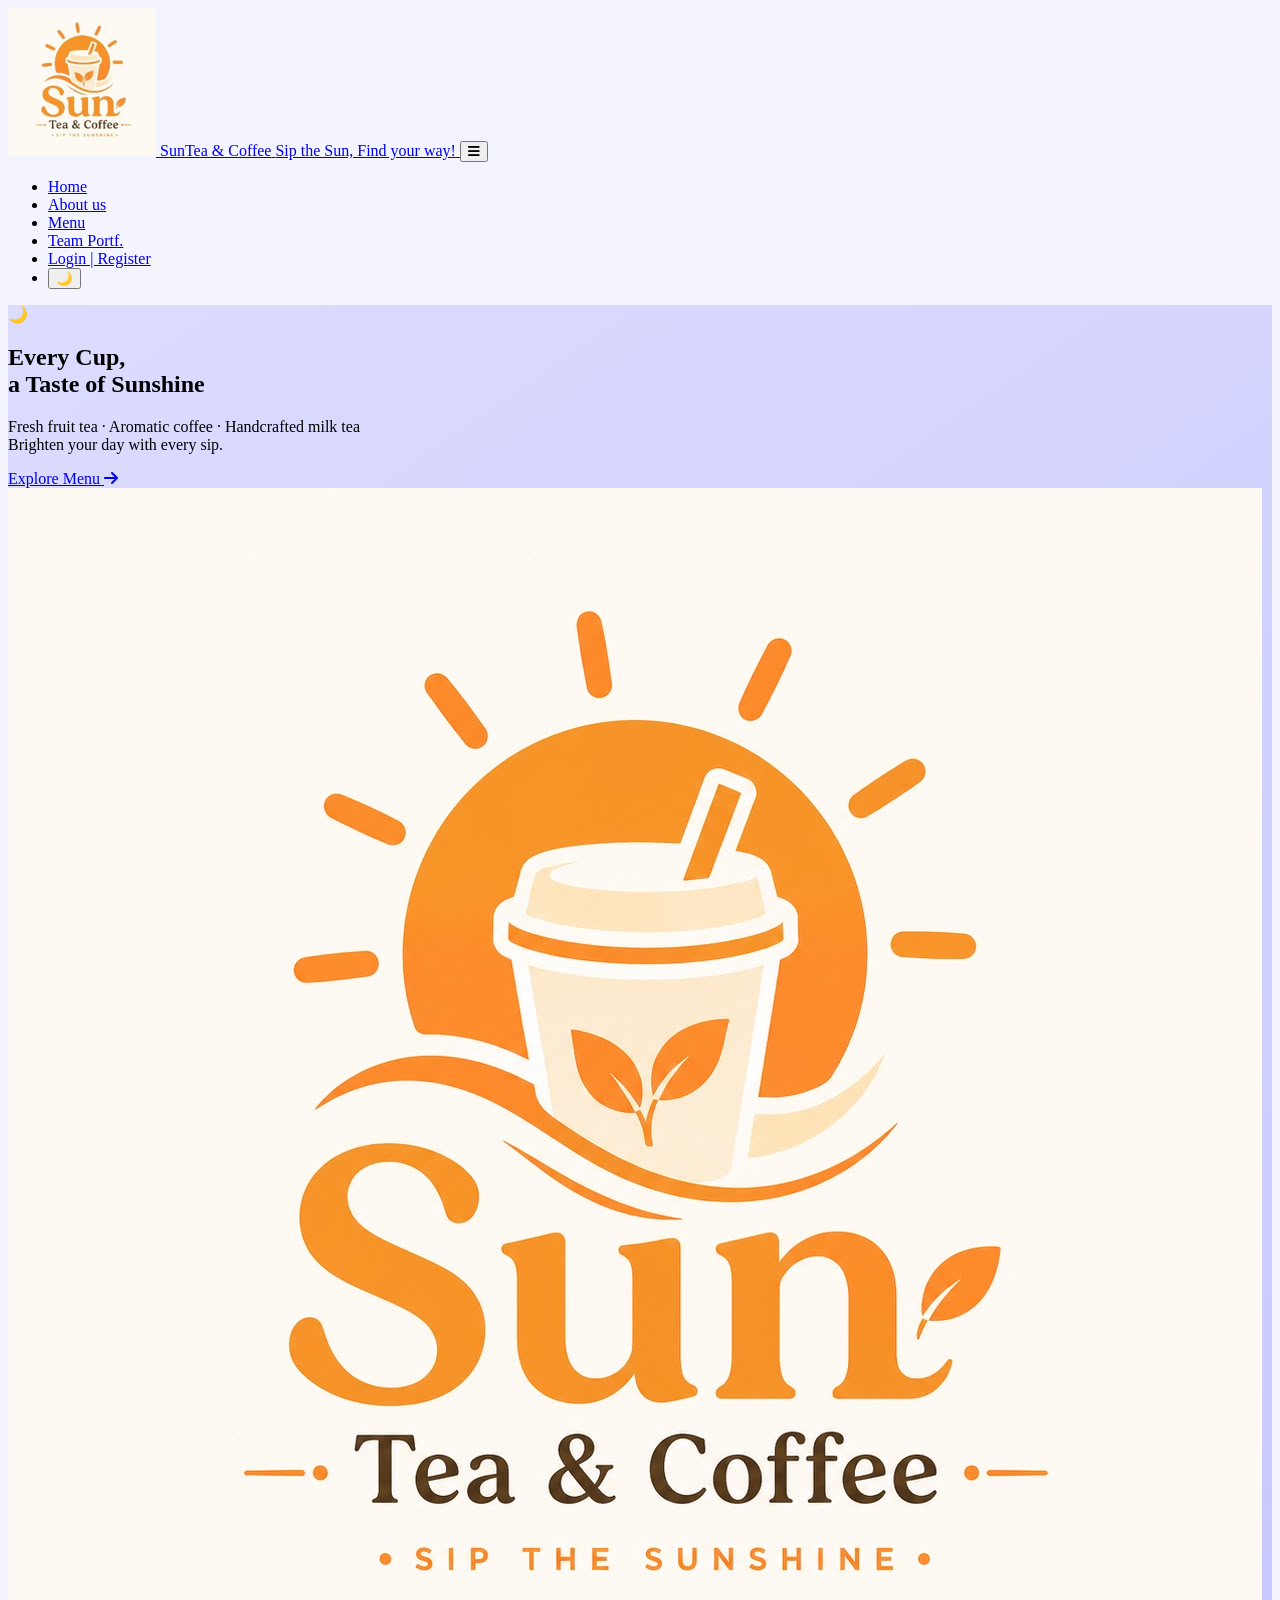
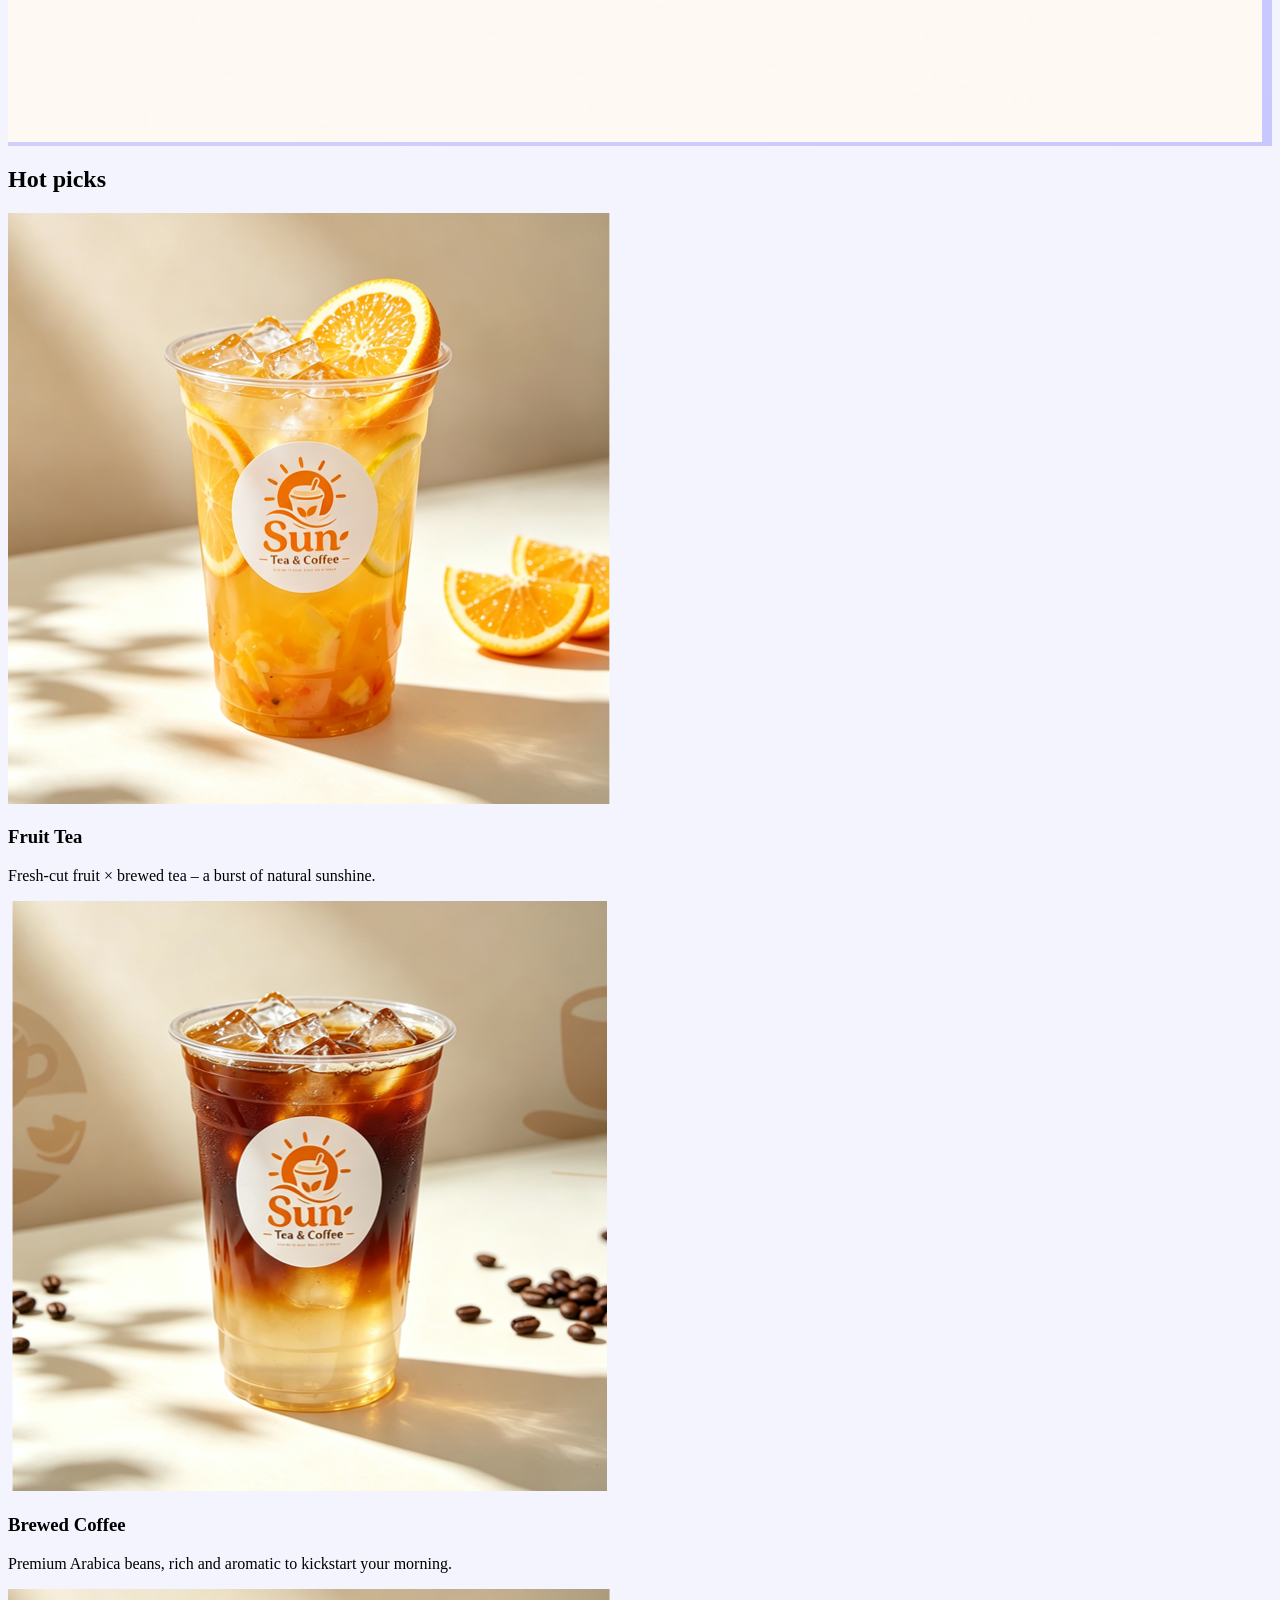
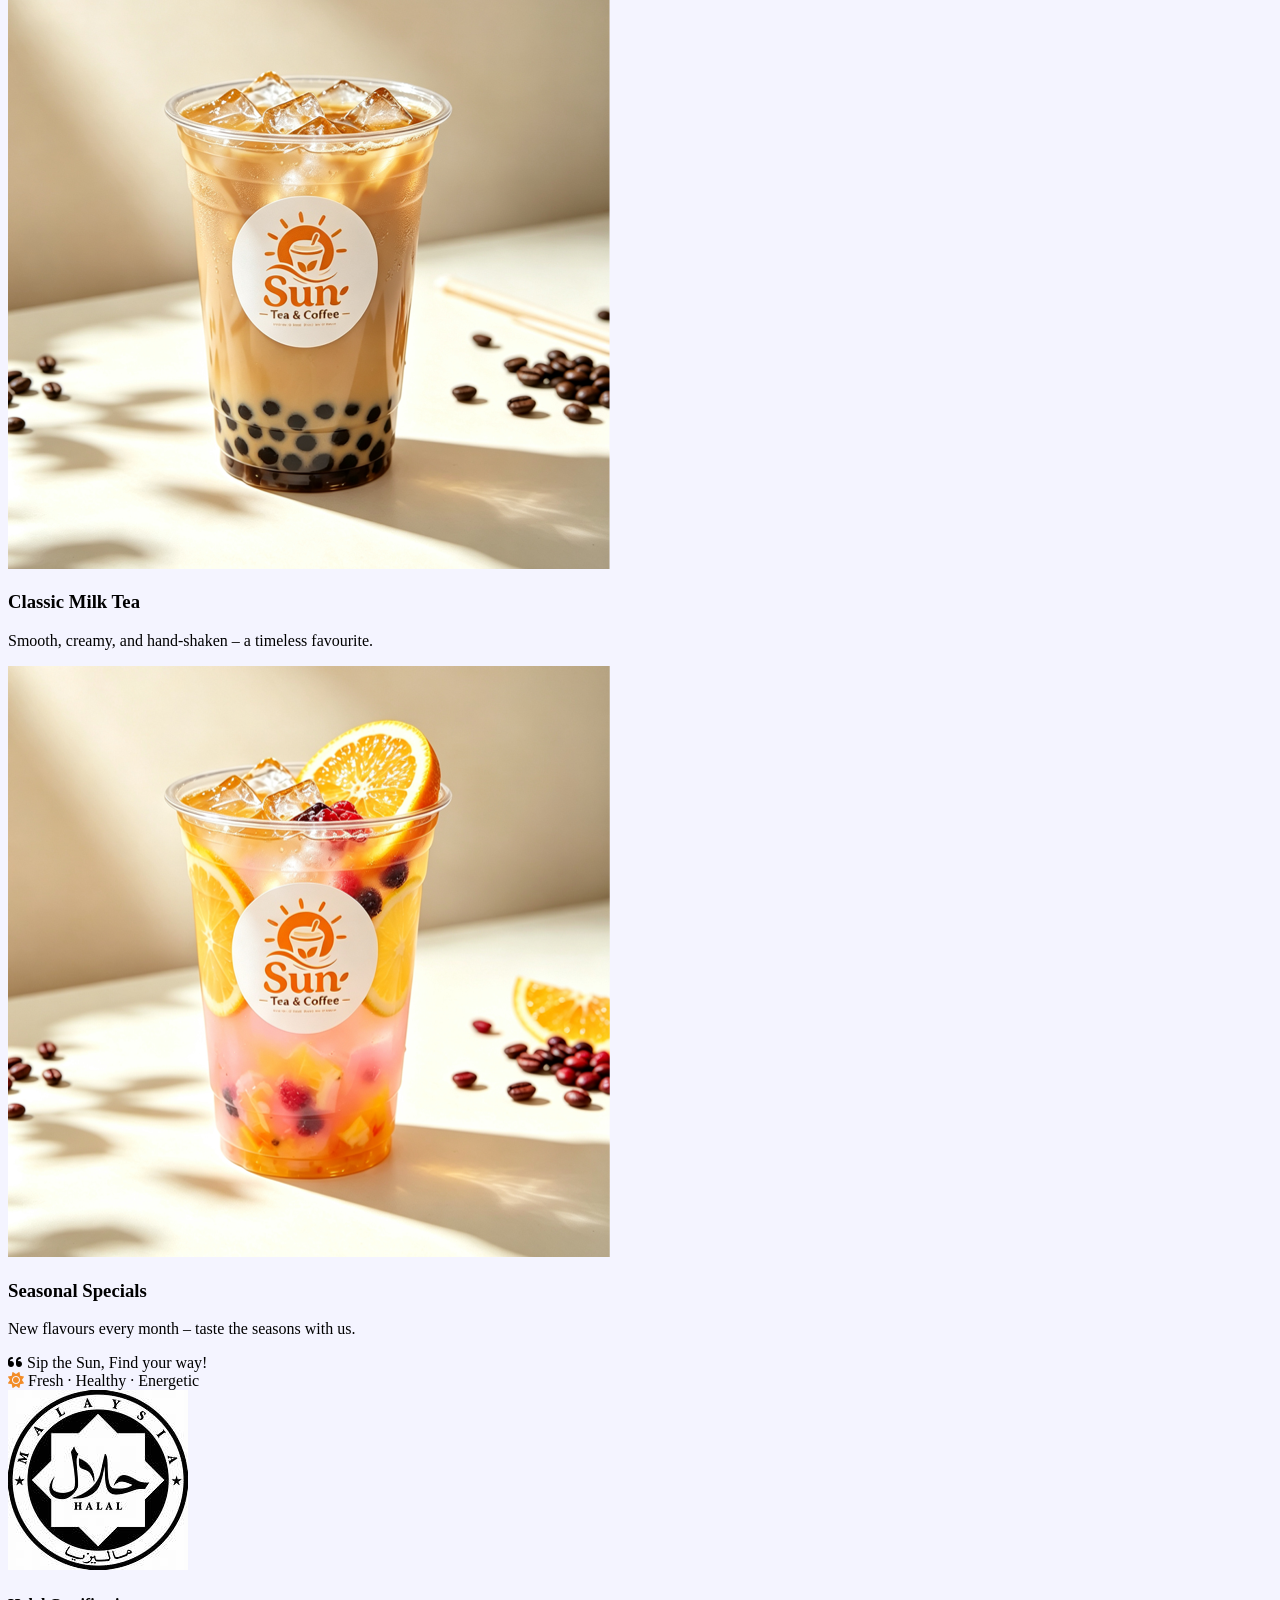
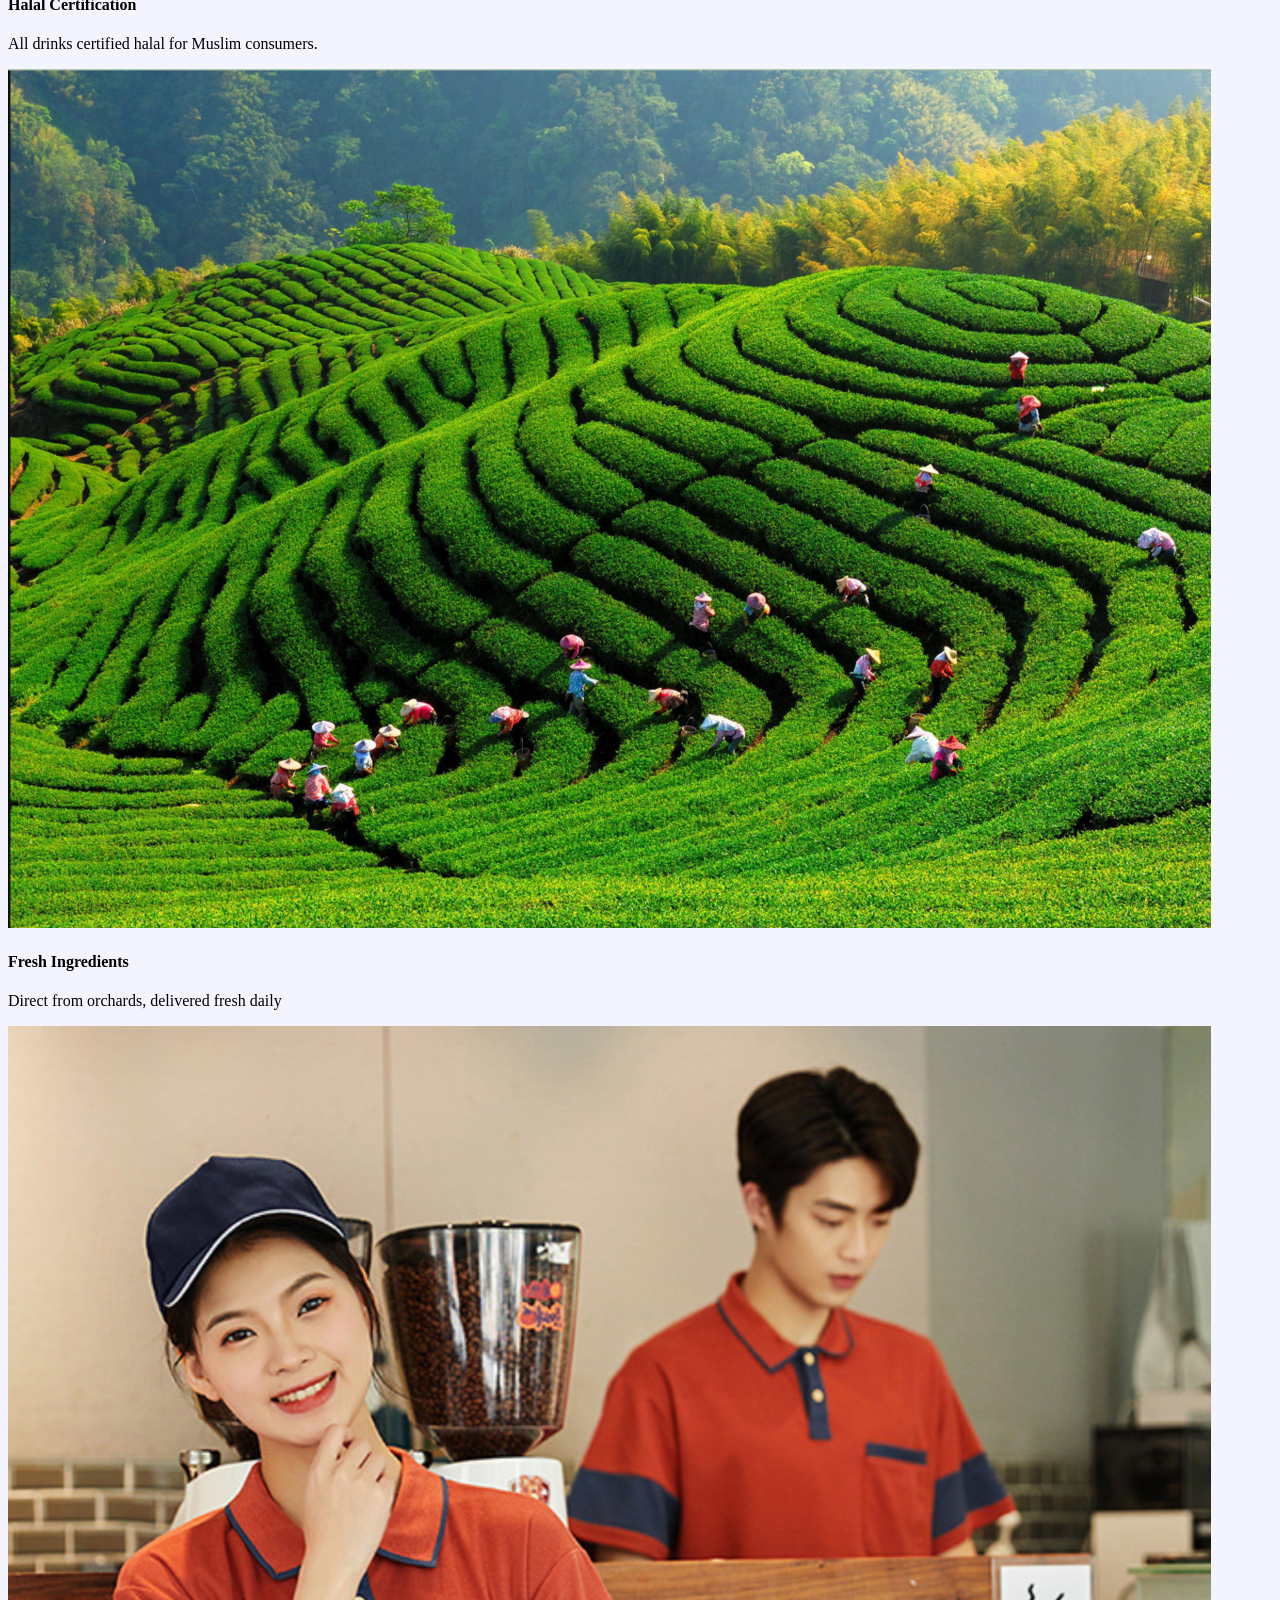
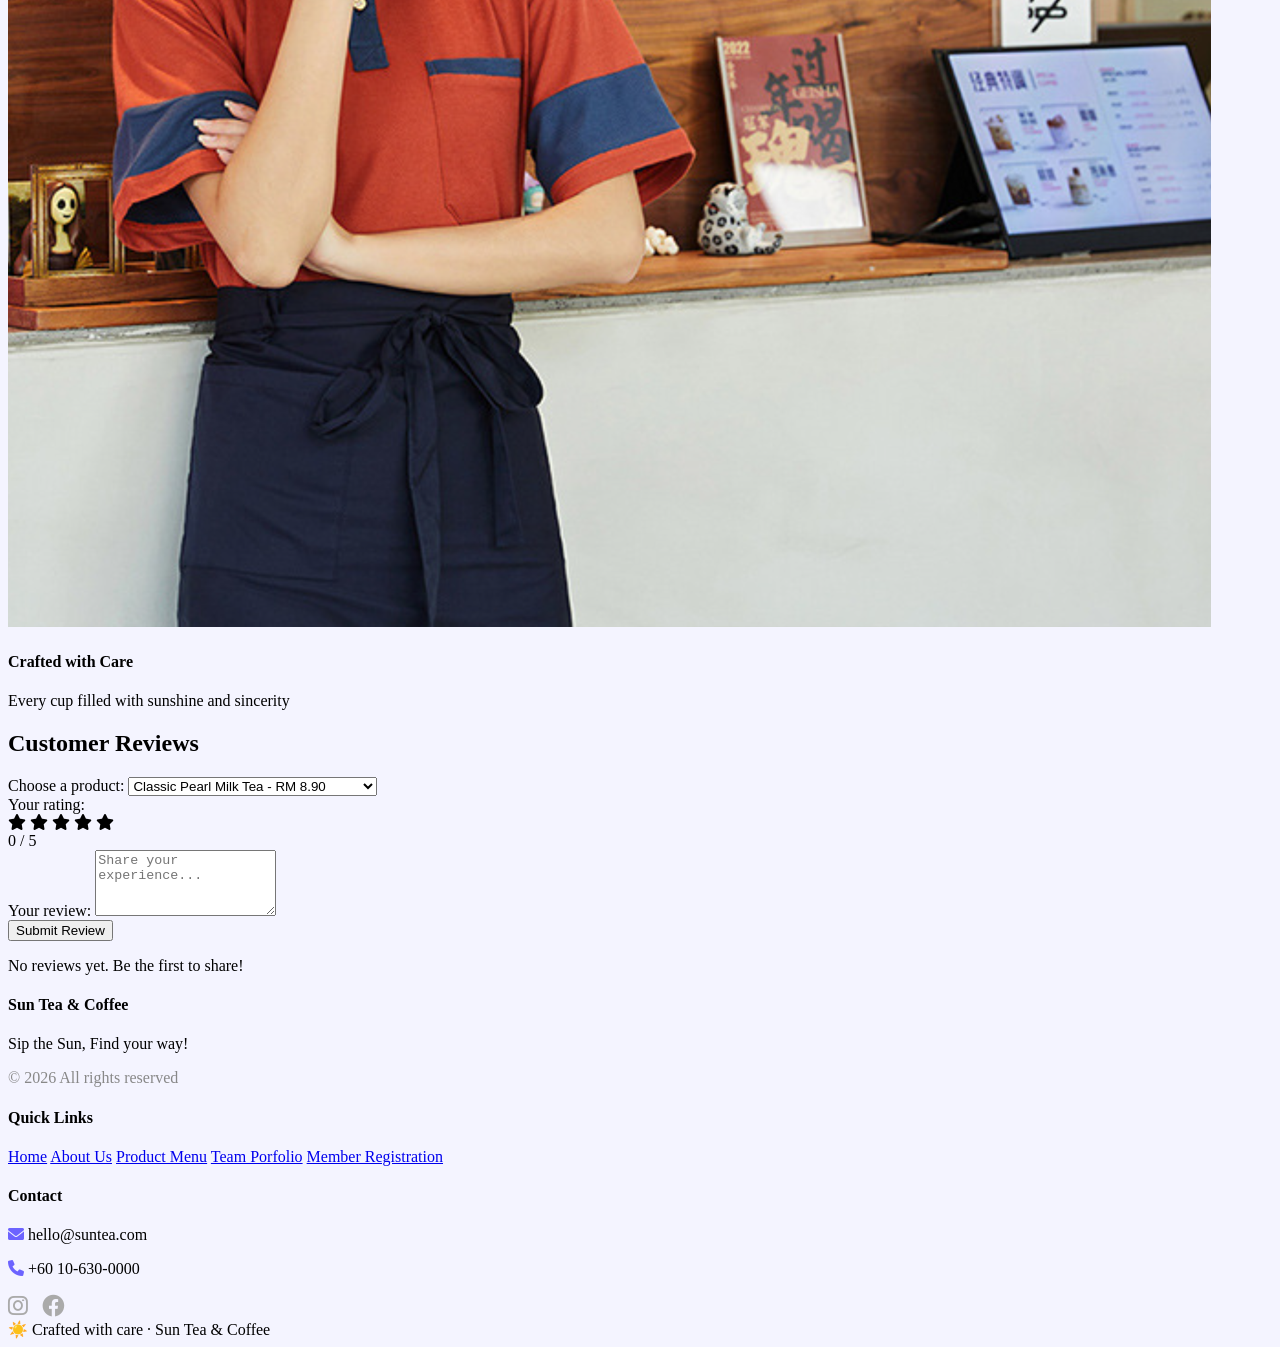
<file: index.html>
<!DOCTYPE html>
<html lang="en">
<head>
    <meta charset="UTF-8">
    <meta http-equiv="refresh" content="0; url=html/home.html">
    <title>SunTeaNCoffee</title>
</head>
<body>
    <p>If you are not redirected automatically, <a href="html/home.html">click here</a>.</p>
</body>
</html>
</file>
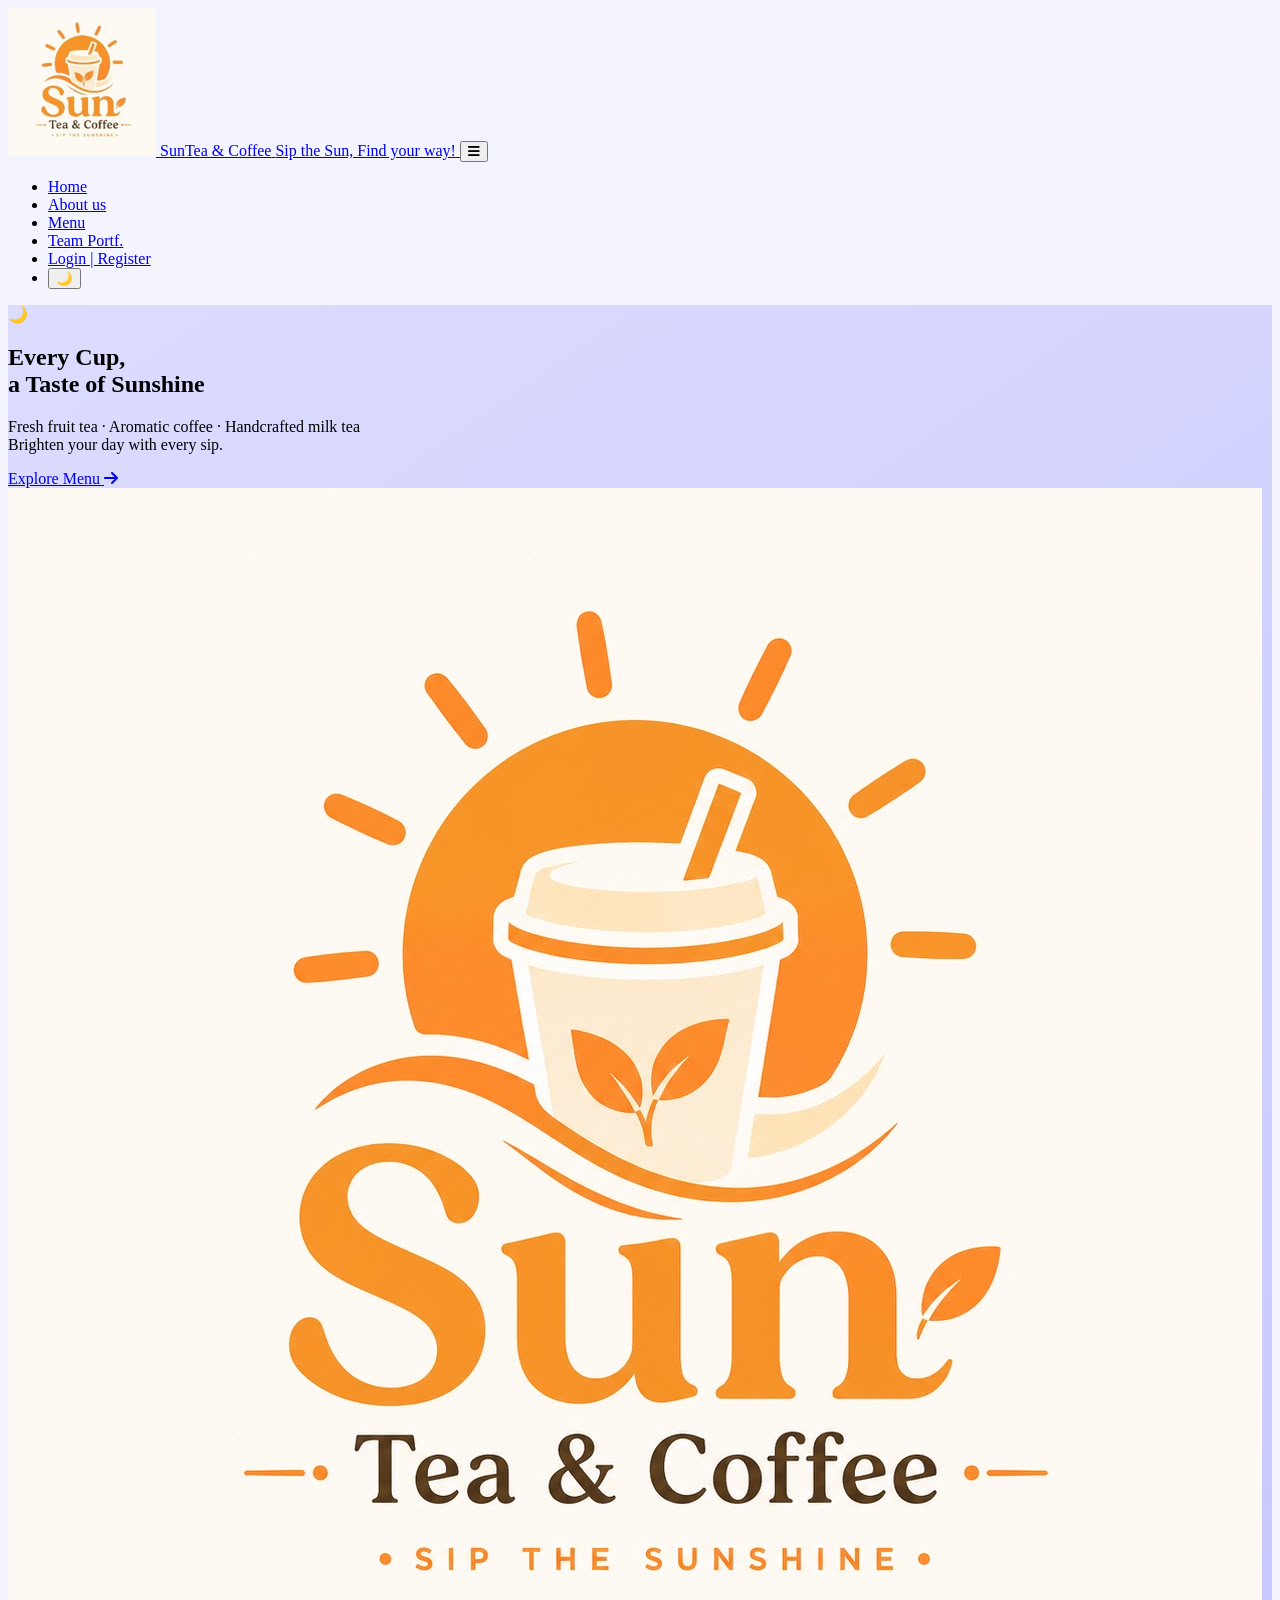
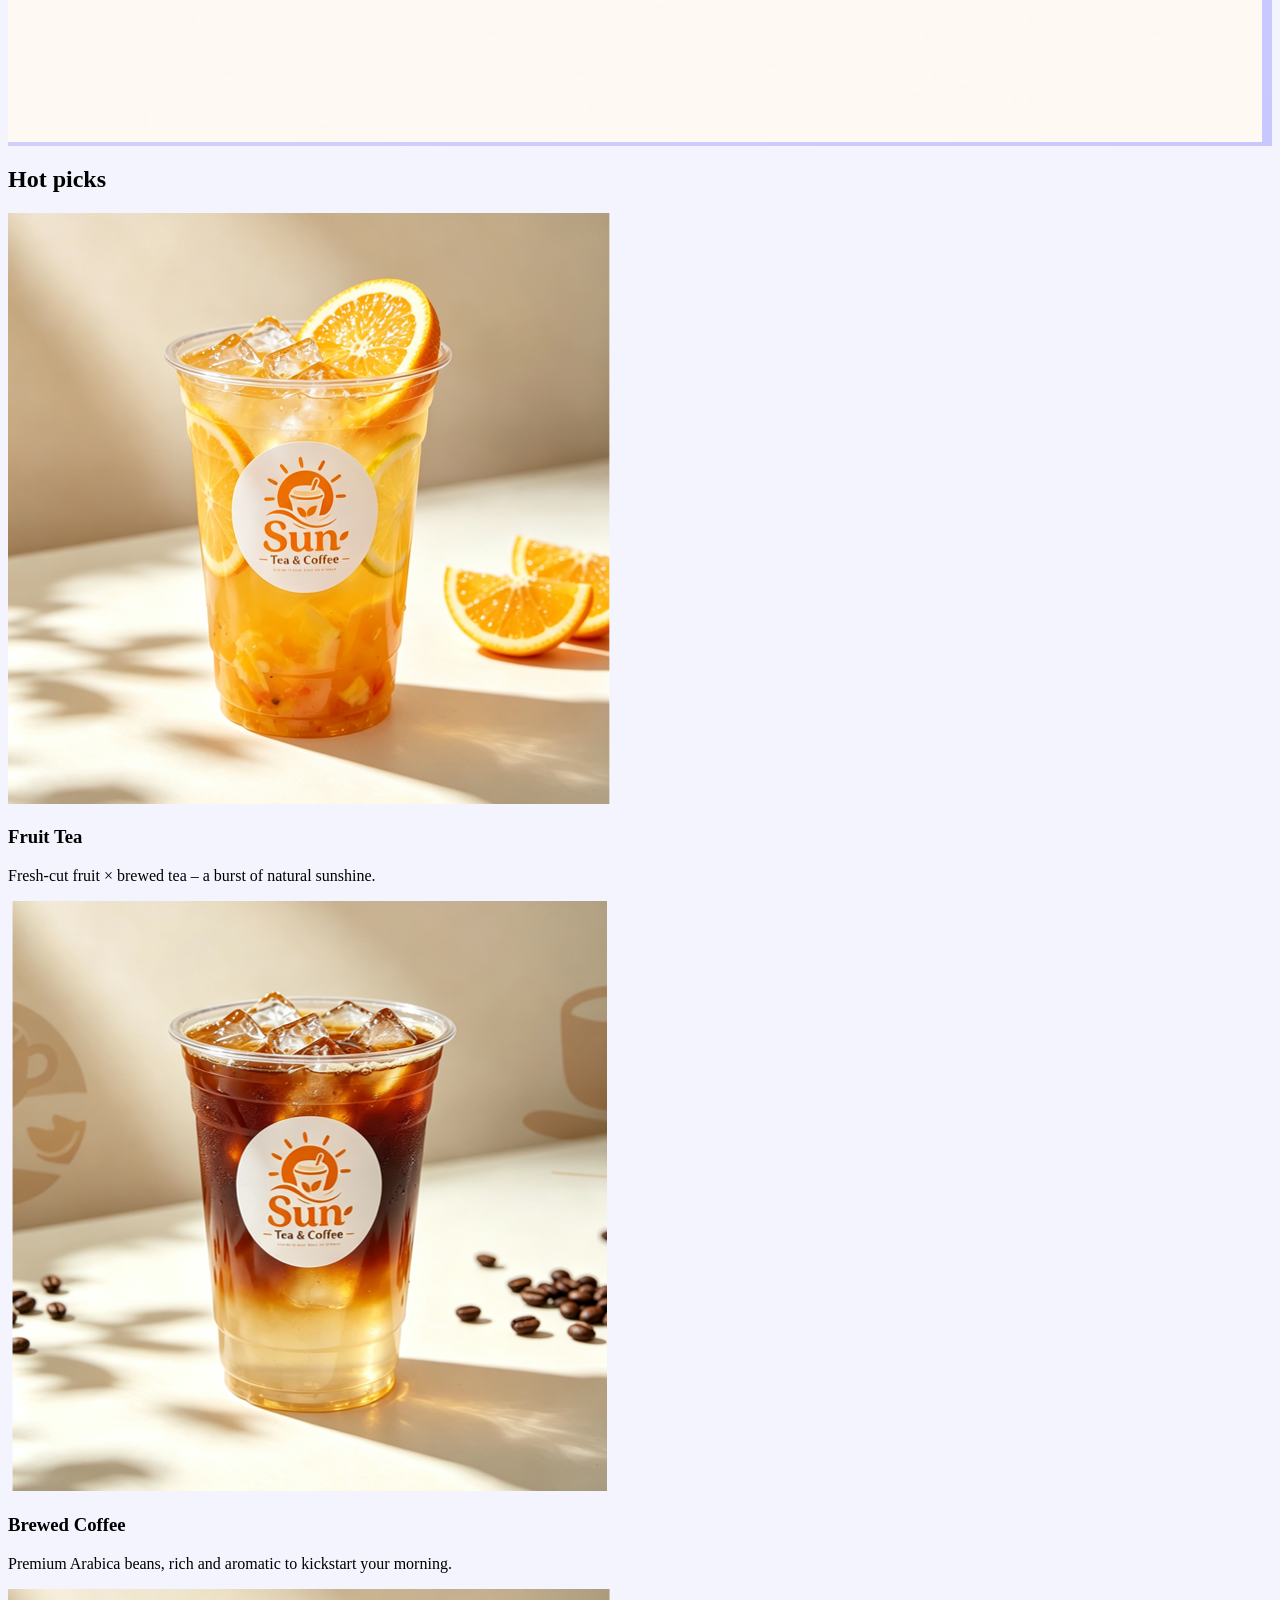
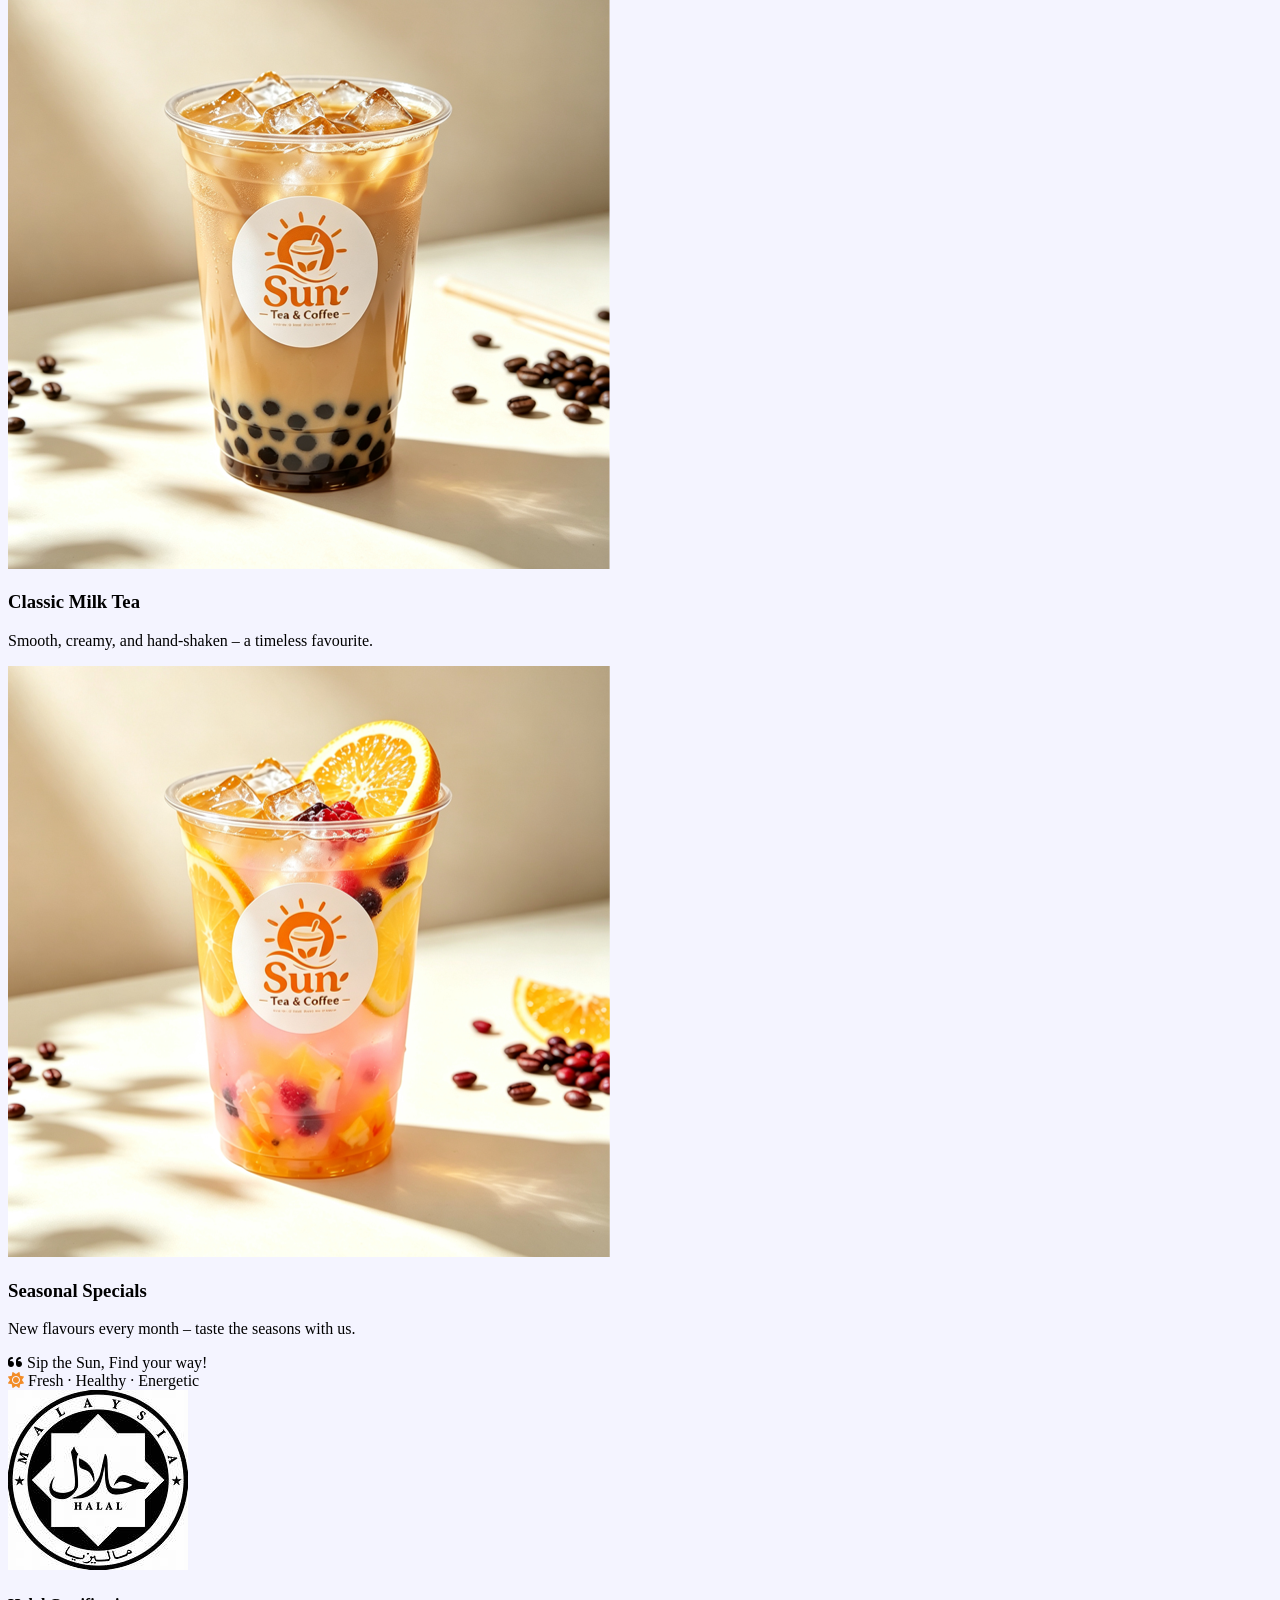
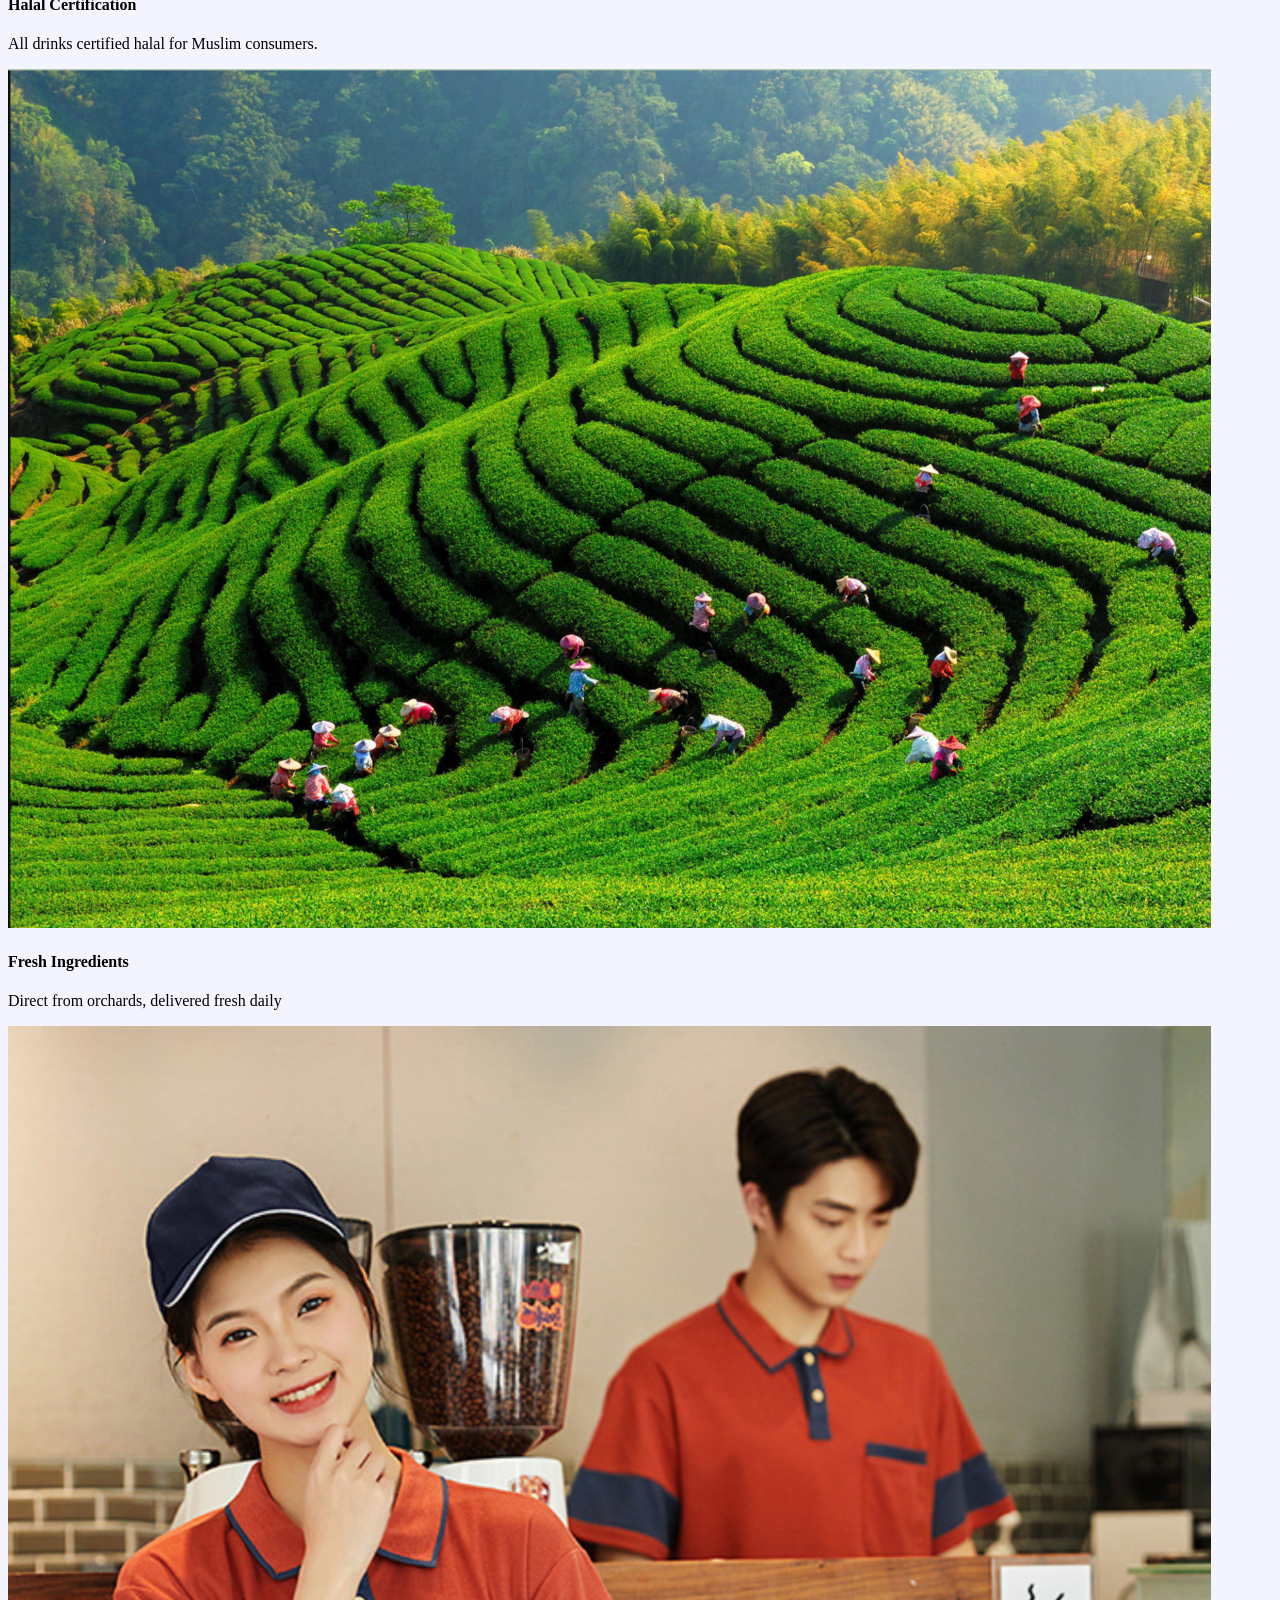
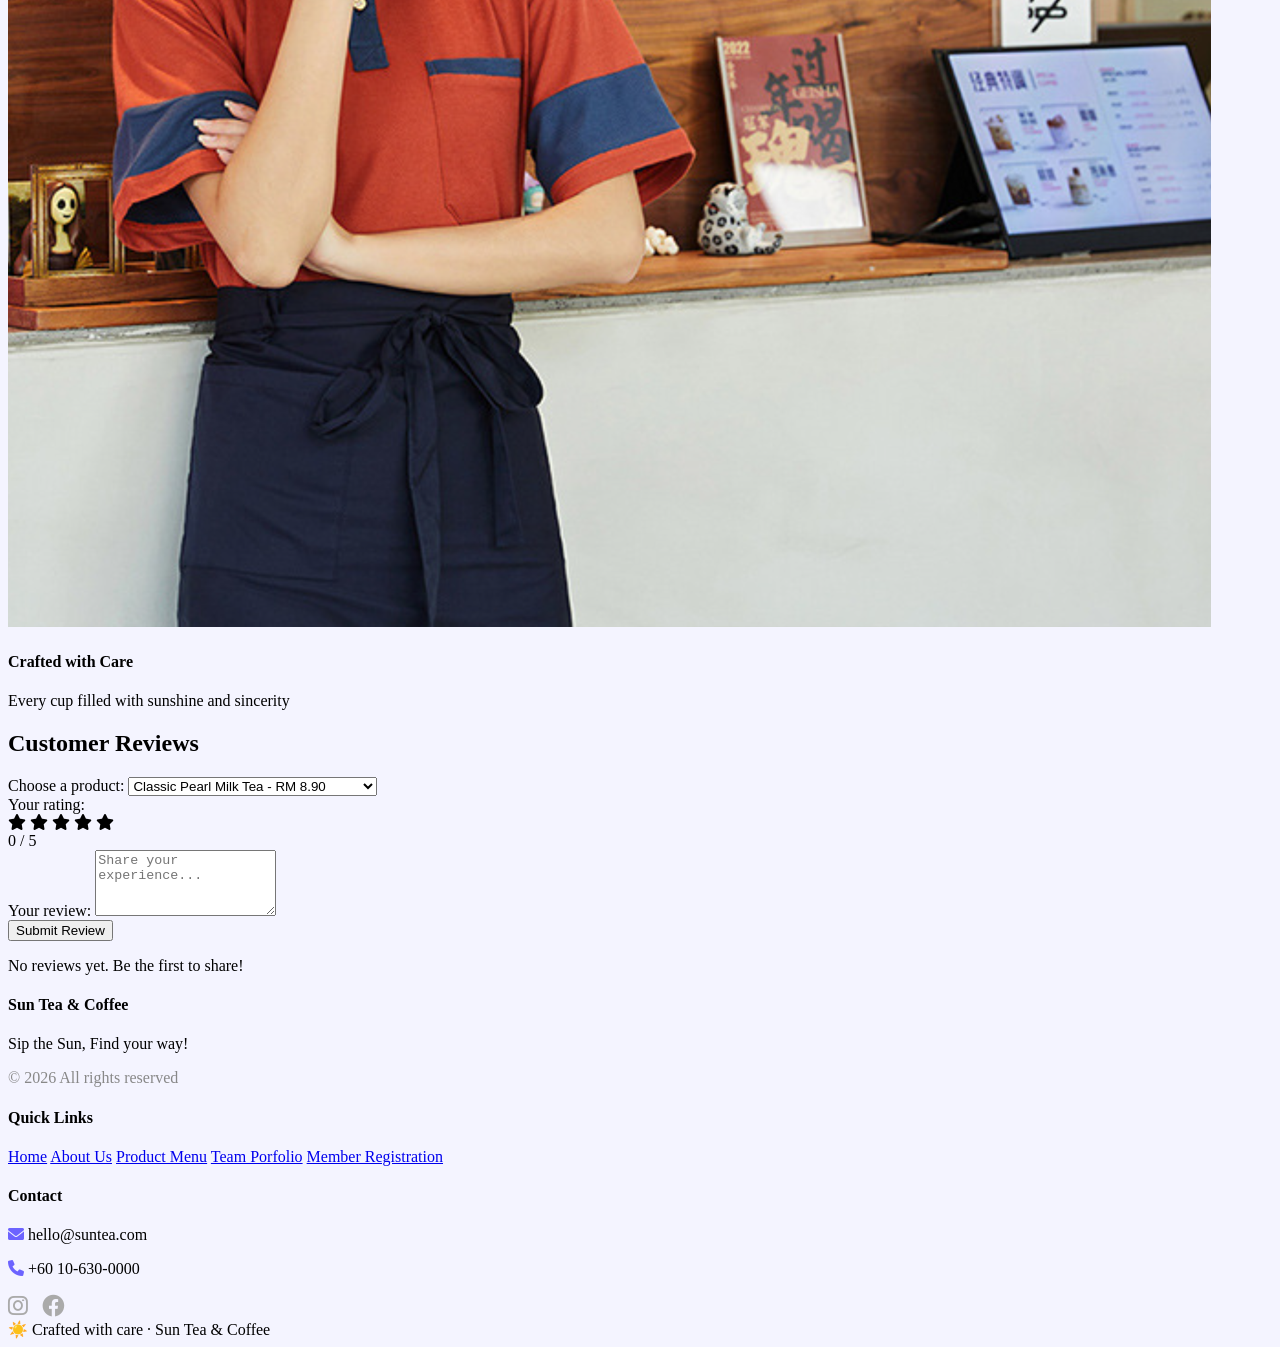
<file: html/home.html>
<!DOCTYPE html>
<html lang="en">
<head>
    <meta charset="UTF-8">
    <meta name="viewport" content="width=device-width, initial-scale=1.0">
    <title>Sun Tea & Coffee · Home</title>
    <link rel="stylesheet" href="https://cdnjs.cloudflare.com/ajax/libs/font-awesome/6.0.0-beta3/css/all.min.css">
    <link rel="stylesheet" href="../css/home.css">
</head>
<body>

    <!-- ========== Navbar ========== -->
   <header class="navbar">
        <div class="container">
            <a href="home.html" class="logo">
                <img src="../img/logo.png" alt="Logo" class="logo-icon">
                <span class="logo-text">Sun<span>Tea & Coffee</span></span>
                <span class="slogan-tag">Sip the Sun, Find your way!</span>
            </a>
            <button class="menu-toggle" id="menuToggle" aria-label="Menu">
                <i class="fas fa-bars"></i>
            </button>
            <ul class="nav-links" id="navLinks">
                <li><a href="home.html">Home</a></li>
                <li><a href="about.html">About us</a></li>
                <li><a href="menu.html">Menu</a></li>
                <li><a href="team.html">Team Portf.</a></li>
                <li><a href="member.html" class="nav-cta">Login | Register</a></li>
                <li><button id="themeToggle">🌙</button></li>
            </ul>
        </div>
    </header>

    
    <main class="container">

        <!-- Hero -->
        <section class="hero">
            <div class="hero-content">
                <h1>
                    Every Cup,<br>
                    <span class="highlight">a Taste of Sunshine</span>
                </h1>
                <p>Fresh fruit tea · Aromatic coffee · Handcrafted milk tea<br>Brighten your day with every sip.</p>
                <a href="menu.html" class="hero-btn">
                    Explore Menu <i class="fas fa-arrow-right"></i>
                </a>
            </div>
            <div class="hero-image">
                <img src="../img/logo2.jpeg" alt="Featured Drink">
            </div>
        </section>

        
        <h2 class="section-title">Hot picks</h2>
        <div class="card-grid">
            <div class="card">
                <div class="card-icon"><img src="../img/fruittea.png" alt="Fruit Tea"></div>
                <h3>Fruit Tea</h3>
                <p>Fresh-cut fruit × brewed tea – a burst of natural sunshine.</p>
            </div>
            <div class="card">
                <div class="card-icon"><img src="../img/COFFEE.png" alt="Coffee"></div>
                <h3>Brewed Coffee</h3>
                <p>Premium Arabica beans, rich and aromatic to kickstart your morning.</p>
            </div>
            <div class="card">
                <div class="card-icon"><img src="../img/MILKTEA.png" alt="Milktea"></div>
                <h3>Classic Milk Tea</h3>
                <p>Smooth, creamy, and hand-shaken – a timeless favourite.</p>
            </div>
            <div class="card">
                <div class="card-icon"><img src="../img/SEASONSPECIALS.png" alt="Seasonal Specials"></div>
                <h3>Seasonal Specials</h3>
                <p>New flavours every month – taste the seasons with us.</p>
            </div>
        </div>

        
        <div class="feature-banner">
            <div class="quote">
                <i class="fas fa-quote-left"></i> Sip the Sun, Find your way!
            </div>
            <div class="sub">
                <i class="fas fa-sun" style="color: #F28C28;"></i> Fresh · Healthy · Energetic
            </div>
        </div>

        
        <div class="info-panels">
            <div class="info-panel">
                <div class="panel-image">
                    <img src="../img/halal.jpg" alt="Halal Certification">
                </div>
                <div class="panel-content">
                    <h4>Halal Certification</h4>
                    <p>All drinks certified halal for Muslim consumers.</p>
                </div>
            </div>

            <div class="info-panel">
                <div class="panel-image">
                    <img src="../img/teagarden.png" alt="Fresh Ingredients">
                </div>
                <div class="panel-content">
                    <h4>Fresh Ingredients</h4>
                    <p>Direct from orchards, delivered fresh daily</p>
                </div>
            </div>

            <div class="info-panel">
                <div class="panel-image">
                    <img src="../img/staff.png" alt="Crafted with Care">
                </div>
                <div class="panel-content">
                    <h4>Crafted with Care</h4>
                    <p>Every cup filled with sunshine and sincerity</p>
                </div>
            </div>
        </div>
        
        <section class="reviews-section">
            <h2 class="section-title">Customer Reviews</h2>

            <div class="review-form">
                <div class="form-group">
                    <label for="productSelect">Choose a product:</label>
                    <select id="productSelect">
                        <option value="Classic Pearl Milk Tea (RM8.90)">Classic Pearl Milk Tea - RM 8.90</option>
                        <option value="Brown Sugar Pearl Milk Tea (RM9.90)">Brown Sugar Pearl Milk Tea - RM 9.90</option>
                        <option value="Matcha Latte (RM9.50)">Matcha Latte - RM 9.50</option>
                        <option value="Taro Milk Tea (RM8.90)">Taro Milk Tea - RM 8.90</option>
                        <option value="Hokkaido Milk Tea (RM9.50)">Hokkaido Milk Tea - RM 9.50</option>
                        <option value="Thai Milk Tea (RM8.90)">Thai Milk Tea - RM 8.90</option>
                        <option value="Lemon Green Tea (RM7.90)">Lemon Green Tea - RM 7.90</option>
                        <option value="Lychee Green Tea (RM8.90)">Lychee Green Tea - RM 8.90</option>
                        <option value="Peach Oolong Tea (RM8.90)">Peach Oolong Tea - RM 8.90</option>
                        <option value="Mango Oolong Tea (RM9.90)">Mango Oolong Tea - RM 9.90</option>
                        <option value="Americano (RM7.90)">Americano - RM 7.90</option>
                        <option value="Latte (RM8.90)">Latte - RM 8.90</option>
                        <option value="Hazelnut Latte (RM9.50)">Hazelnut Latte - RM 9.50</option>
                        <option value="Caramel Macchiato (RM9.50)">Caramel Macchiato - RM 9.50</option>
                        <option value="Mocha (RM9.50)">Mocha - RM 9.50</option>
                    </select>
                </div>

                <div class="form-group">
                    <label>Your rating:</label>
                    <div class="star-rating" id="starRating">
                        <i class="fas fa-star" data-value="1"></i>
                        <i class="fas fa-star" data-value="2"></i>
                        <i class="fas fa-star" data-value="3"></i>
                        <i class="fas fa-star" data-value="4"></i>
                        <i class="fas fa-star" data-value="5"></i>
                    </div>
                    <span id="ratingDisplay">0 / 5</span>
                </div>

                <div class="form-group">
                    <label for="reviewText">Your review:</label>
                    <textarea id="reviewText" rows="4" placeholder="Share your experience..."></textarea>
                </div>

                <button id="submitReview" class="review-submit-btn">Submit Review</button>
            </div>

            <div class="reviews-list" id="reviewsList">
                
            </div>
        </section>
    </main>


    
    <footer class="footer">
        <div class="container">
            <div class="footer-col">
                <h4>Sun Tea & Coffee</h4>
                <p>Sip the Sun, Find your way!</p>
                <p style="margin-top:8px; color:#888;">© 2026 All rights reserved</p>
            </div>
            <div class="footer-col">
                <h4>Quick Links</h4>
                <a href="home.html">Home</a>
                <a href="about.html">About Us</a>
                <a href="menu.html">Product Menu</a>
                <a href="team.html">Team Porfolio</a>
                <a href="member.html">Member Registration</a>
            </div>
            <div class="footer-col">
                <h4>Contact</h4>
                <p><i class="fas fa-envelope" style="color:var(--primary);"></i> hello@suntea.com</p>
                <p><i class="fas fa-phone" style="color:var(--primary);"></i> +60 10-630-0000</p>
                <div style="display:flex; gap:14px; margin-top:12px; font-size:1.4rem;">
                    <a href="https://www.instagram.com/sunteacoffee" style="color:#aaa;"><i class="fab fa-instagram"></i></a>
                    <a href="https://www.facebook.com/share/1DVkEmbE5W/?mibextid=wwXIfr" style="color:#aaa;"><i class="fab fa-facebook"></i></a>
                </div>
            </div>
            <div class="footer-bottom">
                <span>☀️ Crafted with care · Sun Tea & Coffee</span>
            </div>
        </div>
    </footer>
    <script src="../js/main.js"></script>
    <script src="../js/review.js"></script>

    
</body>
</html>
</file>
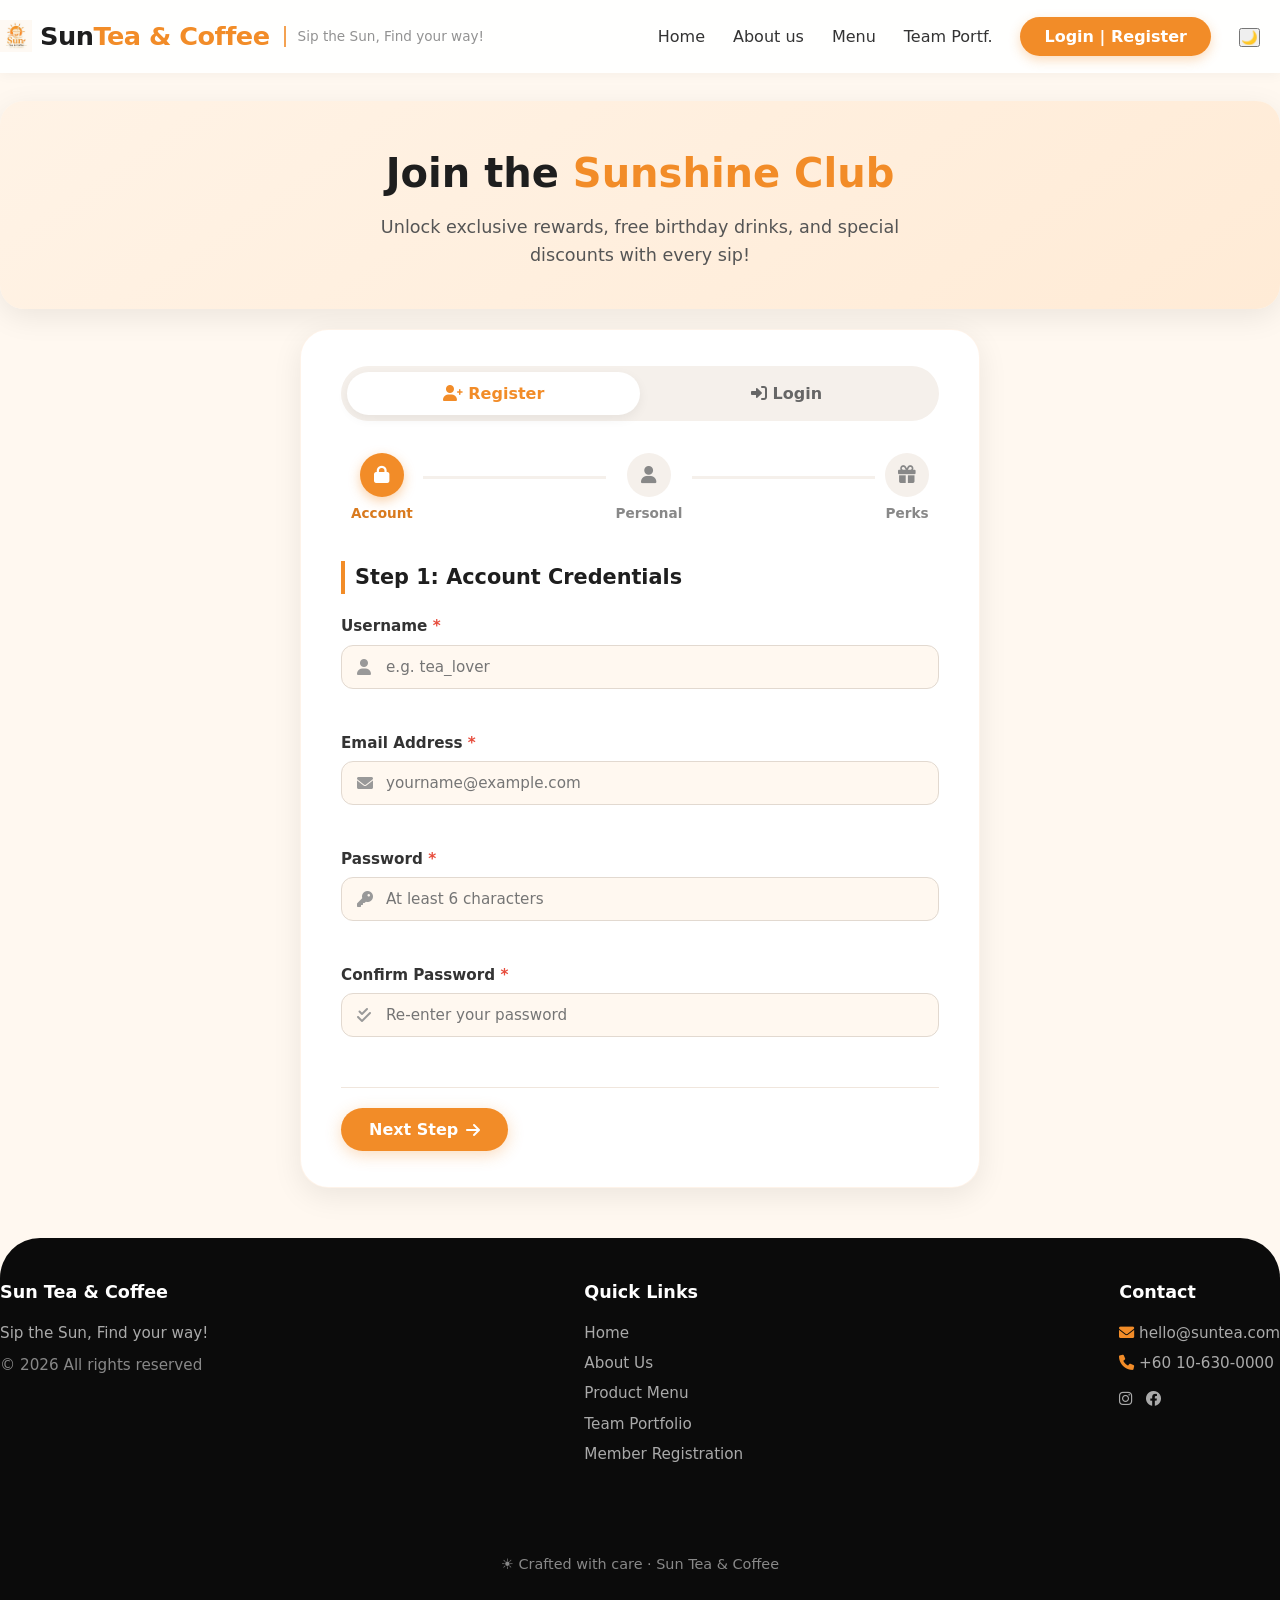
<file: html/member.html>
<!DOCTYPE html>
<html lang="en">
<head>
    <meta charset="UTF-8">
    <meta name="viewport" content="width=device-width, initial-scale=1.0">
    <title>Sun Tea & Coffee · Member Portal</title>
    <!-- FontAwesome Icons -->
    <link rel="stylesheet" href="https://cdnjs.cloudflare.com/ajax/libs/font-awesome/6.0.0-beta3/css/all.min.css">
    <!-- Member Page Custom Stylesheet -->
    <link rel="stylesheet" href="../css/member.css">
</head>
<body>

    <!-- ========== Navbar  ========== -->
    <header class="navbar">
        <div class="container">
            <a href="home.html" class="logo">
                <img src="../img/logo.png" alt="Sun Tea & Coffee Logo" class="logo-icon">
                <span class="logo-text">Sun<span>Tea & Coffee</span></span>
                <span class="slogan-tag">Sip the Sun, Find your way!</span>
            </a>

            <button class="menu-toggle" id="menuToggle" aria-label="Toggle navigation menu">
                <i class="fas fa-bars"></i>
            </button>

            <ul class="nav-links" id="navLinks">
                <li><a href="home.html">Home</a></li>
                <li><a href="about.html">About us</a></li>
                <li><a href="menu.html">Menu</a></li>
                <li><a href="team.html">Team Portf.</a></li>
                <li><a href="member.html" class="nav-cta active-link">Login | Register</a></li>
                <li><button id="themeToggle">🌙</button></li>
            </ul>
        </div>
    </header>

    <!-- ========== Main Content ========== -->
    <main class="container">
        
        <!-- Page Header Banner -->
        <section class="member-hero">
            <div class="member-hero-content">
                <h1>Join the <span class="highlight">Sunshine Club</span></h1>
                <p>Unlock exclusive rewards, free birthday drinks, and special discounts with every sip!</p>
            </div>
        </section>

        <!-- Form Container -->
        <section class="auth-card">
            <!-- Tab Switcher -->
            <div class="auth-tabs" role="tablist">
                <button type="button" class="tab-btn active" id="tabRegister" role="tab" aria-selected="true" aria-controls="registerForm">
                    <i class="fas fa-user-plus"></i> Register
                </button>
                <button type="button" class="tab-btn" id="tabLogin" role="tab" aria-selected="false" aria-controls="loginForm">
                    <i class="fas fa-sign-in-alt"></i> Login
                </button>
            </div>

            <!-- ================= REGISTER ================= -->
            <form id="registerForm" class="auth-form active-form" novalidate>
                
                <!-- Step Progress Indicator -->
                <div class="progress-indicator" aria-label="Registration Progress">
                    <div class="progress-step active" data-step="1">
                        <div class="step-circle"><i class="fas fa-lock"></i></div>
                        <span class="step-label">Account</span>
                    </div>
                    <div class="progress-line"></div>
                    <div class="progress-step" data-step="2">
                        <div class="step-circle"><i class="fas fa-user"></i></div>
                        <span class="step-label">Personal</span>
                    </div>
                    <div class="progress-line"></div>
                    <div class="progress-step" data-step="3">
                        <div class="step-circle"><i class="fas fa-gift"></i></div>
                        <span class="step-label">Perks</span>
                    </div>
                </div>

                <!-- Account Info -->
                <div class="form-step active" data-step-content="1">
                    <h2 class="step-title">Step 1: Account Credentials</h2>
                    
                    <div class="form-group">
                        <label for="regUsername">Username <span class="required">*</span></label>
                        <div class="input-wrapper">
                            <i class="fas fa-user input-icon"></i>
                            <input type="text" id="regUsername" placeholder="e.g. tea_lover" required aria-describedby="errUsername">
                        </div>
                        <small class="error-msg" id="errUsername"></small>
                    </div>

                    <div class="form-group">
                        <label for="regEmail">Email Address <span class="required">*</span></label>
                        <div class="input-wrapper">
                            <i class="fas fa-envelope input-icon"></i>
                            <input type="email" id="regEmail" placeholder="yourname@example.com" required aria-describedby="errEmail">
                        </div>
                        <small class="error-msg" id="errEmail"></small>
                    </div>

                    <div class="form-group">
                        <label for="regPassword">Password <span class="required">*</span></label>
                        <div class="input-wrapper">
                            <i class="fas fa-key input-icon"></i>
                            <input type="password" id="regPassword" placeholder="At least 6 characters" required aria-describedby="errPassword">
                        </div>
                        <small class="error-msg" id="errPassword"></small>
                    </div>

                    <div class="form-group">
                        <label for="regConfirmPassword">Confirm Password <span class="required">*</span></label>
                        <div class="input-wrapper">
                            <i class="fas fa-check-double input-icon"></i>
                            <input type="password" id="regConfirmPassword" placeholder="Re-enter your password" required aria-describedby="errConfirmPassword">
                        </div>
                        <small class="error-msg" id="errConfirmPassword"></small>
                    </div>
                </div>

                <!-- Personal Details -->
                <div class="form-step" data-step-content="2">
                    <h2 class="step-title">Step 2: Profile Information</h2>

                    <div class="form-group">
                        <label for="regFullName">Full Name <span class="required">*</span></label>
                        <div class="input-wrapper">
                            <i class="fas fa-id-card input-icon"></i>
                            <input type="text" id="regFullName" placeholder="e.g. Alex Tan" required aria-describedby="errFullName">
                        </div>
                        <small class="error-msg" id="errFullName"></small>
                    </div>

                    <div class="form-group">
                        <label for="regPhone">Phone Number <span class="required">*</span></label>
                        <div class="input-wrapper">
                            <i class="fas fa-phone input-icon"></i>
                            <input type="tel" id="regPhone" placeholder="e.g. 0123456789" required aria-describedby="errPhone">
                        </div>
                        <small class="error-msg" id="errPhone"></small>
                    </div>

                    <div class="form-group">
                        <label for="regFavCategory">Favorite Drink Category <span class="required">*</span></label>
                        <div class="input-wrapper">
                            <i class="fas fa-mug-hot input-icon"></i>
                            <select id="regFavCategory" required aria-describedby="errFavCategory">
                                <option value="">-- Select Your Favorite --</option>
                                <option value="Fruit Tea">Fresh Fruit Tea</option>
                                <option value="Brewed Coffee">Brewed Coffee</option>
                                <option value="Milk Tea">Classic Milk Tea</option>
                                <option value="Seasonal Specials">Seasonal Specials</option>
                            </select>
                        </div>
                        <small class="error-msg" id="errFavCategory"></small>
                    </div>
                </div>

                <!-- Birthday & Terms -->
                <div class="form-step" data-step-content="3">
                    <h2 class="step-title">Step 3: Membership Preferences</h2>

                    <div class="form-group">
                        <label for="regDob">Date of Birth <span class="required">*</span></label>
                        <div class="input-wrapper">
                            <i class="fas fa-calendar-alt input-icon"></i>
                            <input type="date" id="regDob" required aria-describedby="errDob">
                        </div>
                        <small class="error-msg" id="errDob"></small>
                    </div>

                    <div class="form-group checkbox-group">
                        <label class="custom-checkbox-label">
                            <input type="checkbox" id="regTerms">
                            <span class="checkbox-custom"></span>
                            I agree to the <a href="#" class="inline-link">Terms & Conditions</a> and Privacy Policy <span class="required">*</span>
                        </label>
                        <small class="error-msg" id="errTerms"></small>
                    </div>

                    <div class="form-group checkbox-group">
                        <label class="custom-checkbox-label">
                            <input type="checkbox" id="regNewsletter" checked>
                            <span class="checkbox-custom"></span>
                            Send me exclusive discounts and promotion alerts via email.
                        </label>
                    </div>
                </div>

                <!-- Form Controls -->
                <div class="form-navigation">
                    <button type="button" class="btn btn-secondary" id="prevBtn" style="display: none;">
                        <i class="fas fa-arrow-left"></i> Previous
                    </button>
                    <button type="button" class="btn btn-primary" id="nextBtn">
                        Next Step <i class="fas fa-arrow-right"></i>
                    </button>
                    <button type="submit" class="btn btn-primary" id="submitRegBtn" style="display: none;">
                        Complete Registration <i class="fas fa-check"></i>
                    </button>
                </div>
            </form>

            <!-- ================= LOGIN ================= -->
            <form id="loginForm" class="auth-form" novalidate>
                <h2 class="step-title">Welcome Back!</h2>
                <p class="login-subtext">Sign in to check your Sun Points and active vouchers.</p>

                <div class="form-group">
                    <label for="loginEmail">Email / Username <span class="required">*</span></label>
                    <div class="input-wrapper">
                        <i class="fas fa-envelope input-icon"></i>
                        <input type="text" id="loginEmail" placeholder="Enter your email or username" required aria-describedby="errLoginEmail">
                    </div>
                    <small class="error-msg" id="errLoginEmail"></small>
                </div>

                <div class="form-group">
                    <label for="loginPassword">Password <span class="required">*</span></label>
                    <div class="input-wrapper">
                        <i class="fas fa-lock input-icon"></i>
                        <input type="password" id="loginPassword" placeholder="Enter your password" required aria-describedby="errLoginPassword">
                    </div>
                    <small class="error-msg" id="errLoginPassword"></small>
                </div>

                <button type="submit" class="btn btn-primary btn-block">
                    Sign In <i class="fas fa-sign-in-alt"></i>
                </button>
            </form>

            <!-- Greeting -->
            <div id="greetingContainer" class="greeting-box hidden" aria-live="polite">
                <div class="greeting-icon"><i class="fas fa-sun"></i></div>
                <h2 id="greetingTitle">Welcome Back, Sunshine Member!</h2>
                <p id="greetingMessage">We are brewing your favorite drink with extra warmth today.</p>
                
                <div class="member-stats">
                    <div class="stat-item">
                        <span class="stat-number" id="userPoints">150</span>
                        <span class="stat-label">Sun Points</span>
                    </div>
                    <div class="stat-item">
                        <span class="stat-number" id="userTier">Gold</span>
                        <span class="stat-label">Member Tier</span>
                    </div>
                </div>

                <button type="button" class="btn btn-secondary" id="logoutBtn">
                    <i class="fas fa-sign-out-alt"></i> Log Out
                </button>
            </div>

        </section>
    </main>

    <!-- ========== Footer ========== -->
    <footer class="footer">
        <div class="container">
            <div class="footer-col">
                <h4>Sun Tea & Coffee</h4>
                <p>Sip the Sun, Find your way!</p>
                <p style="margin-top:8px; color:#888;">© 2026 All rights reserved</p>
            </div>
            <div class="footer-col">
                <h4>Quick Links</h4>
                <a href="home.html">Home</a>
                <a href="about.html">About Us</a>                                                               
                <a href="menu.html">Product Menu</a>
                <a href="team.html">Team Portfolio</a>
                <a href="member.html">Member Registration</a>
            </div>
            <div class="footer-col">
                <h4>Contact</h4>
                <p><i class="fas fa-envelope" style="color:var(--primary);"></i> hello@suntea.com</p>
                <p><i class="fas fa-phone" style="color:var(--primary);"></i> +60 10-630-0000</p>
                <div style="display:flex; gap:14px; margin-top:12px; font-size:1.4rem;">
                    <a href="https://www.instagram.com/sunteacoffee" style="color:#aaa;" aria-label="Instagram"><i class="fab fa-instagram"></i></a>
                    <a href="https://www.facebook.com/share/1DVkEmbE5W/?mibextid=wwXIfr" style="color:#aaa;" aria-label="Facebook"><i class="fab fa-facebook"></i></a>
                </div>
            </div>
            <div class="footer-bottom">
                <span>☀️ Crafted with care · Sun Tea & Coffee</span>
            </div>
        </div>
    </footer>

    <!-- Member Page Logic Script -->
    <script src="../js/member.js"></script>
    <script src="../js/main.js"></script>
</body>
</html>
</file>
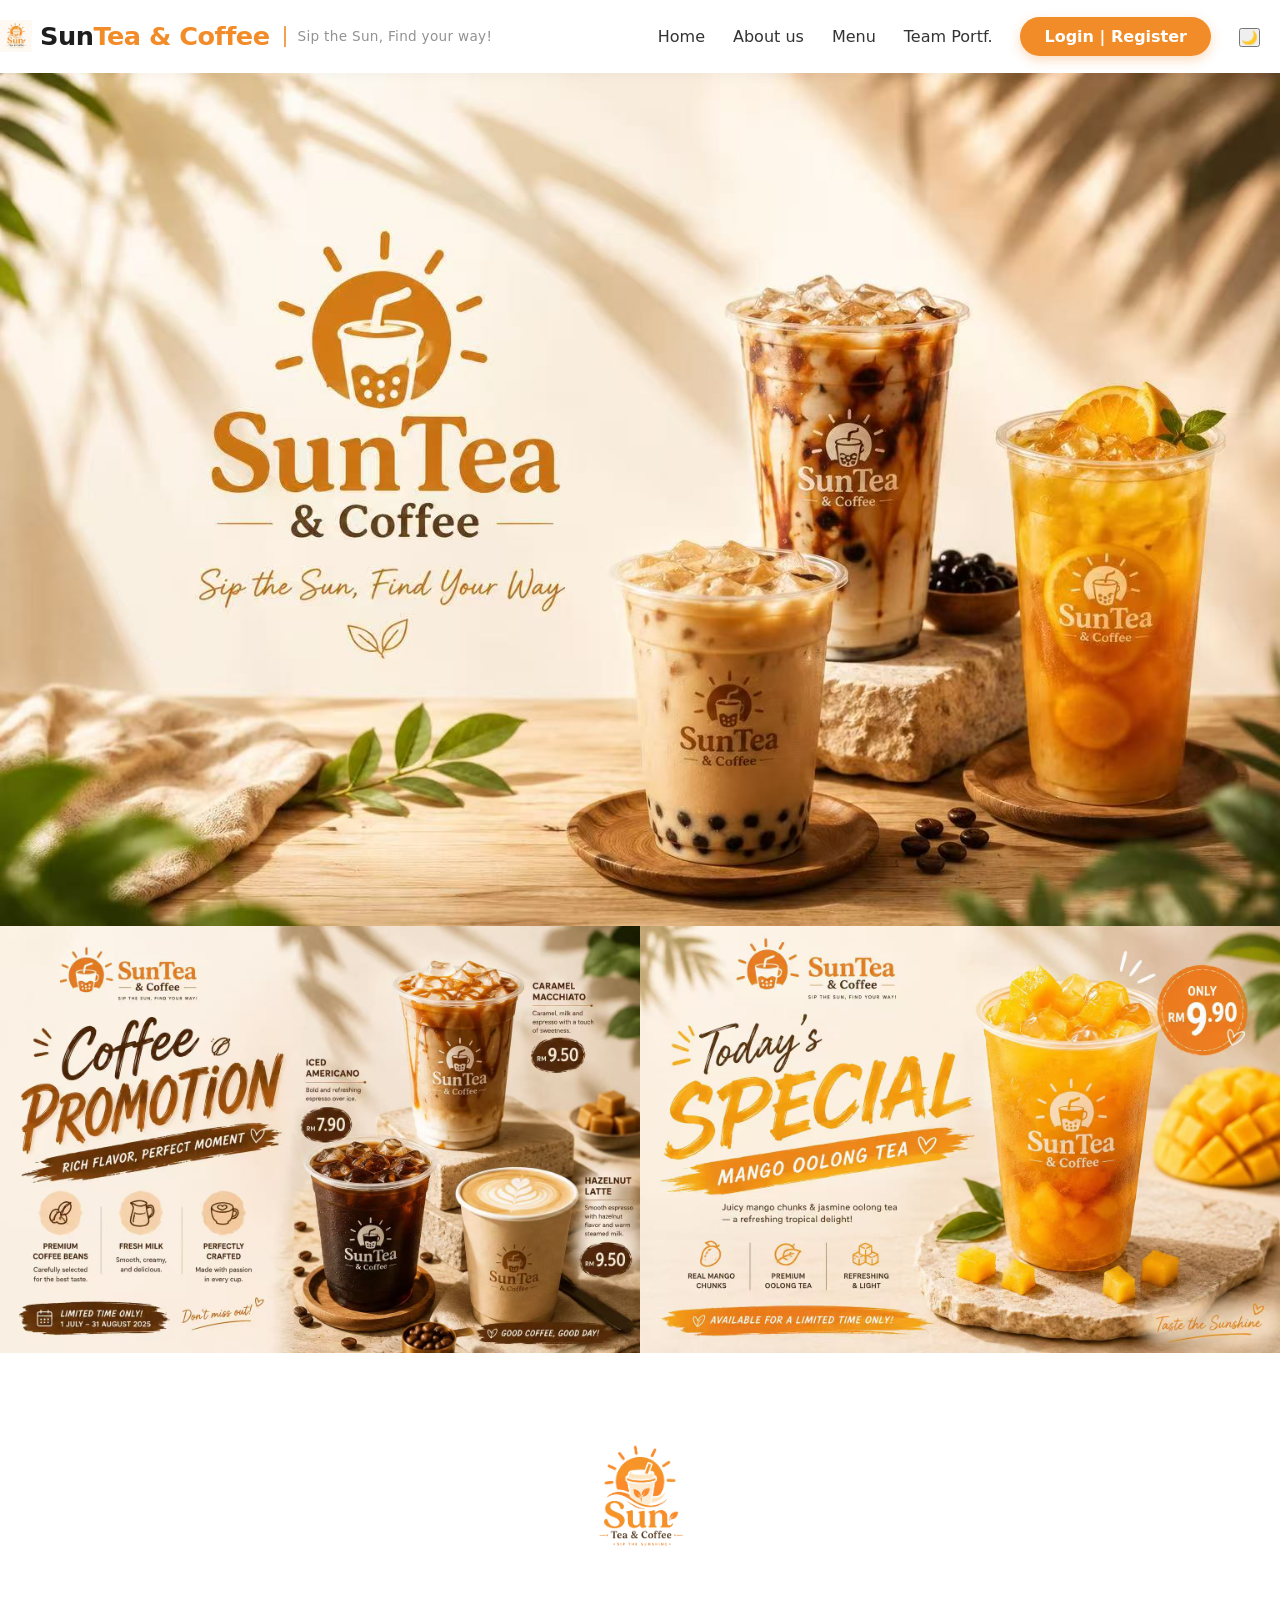
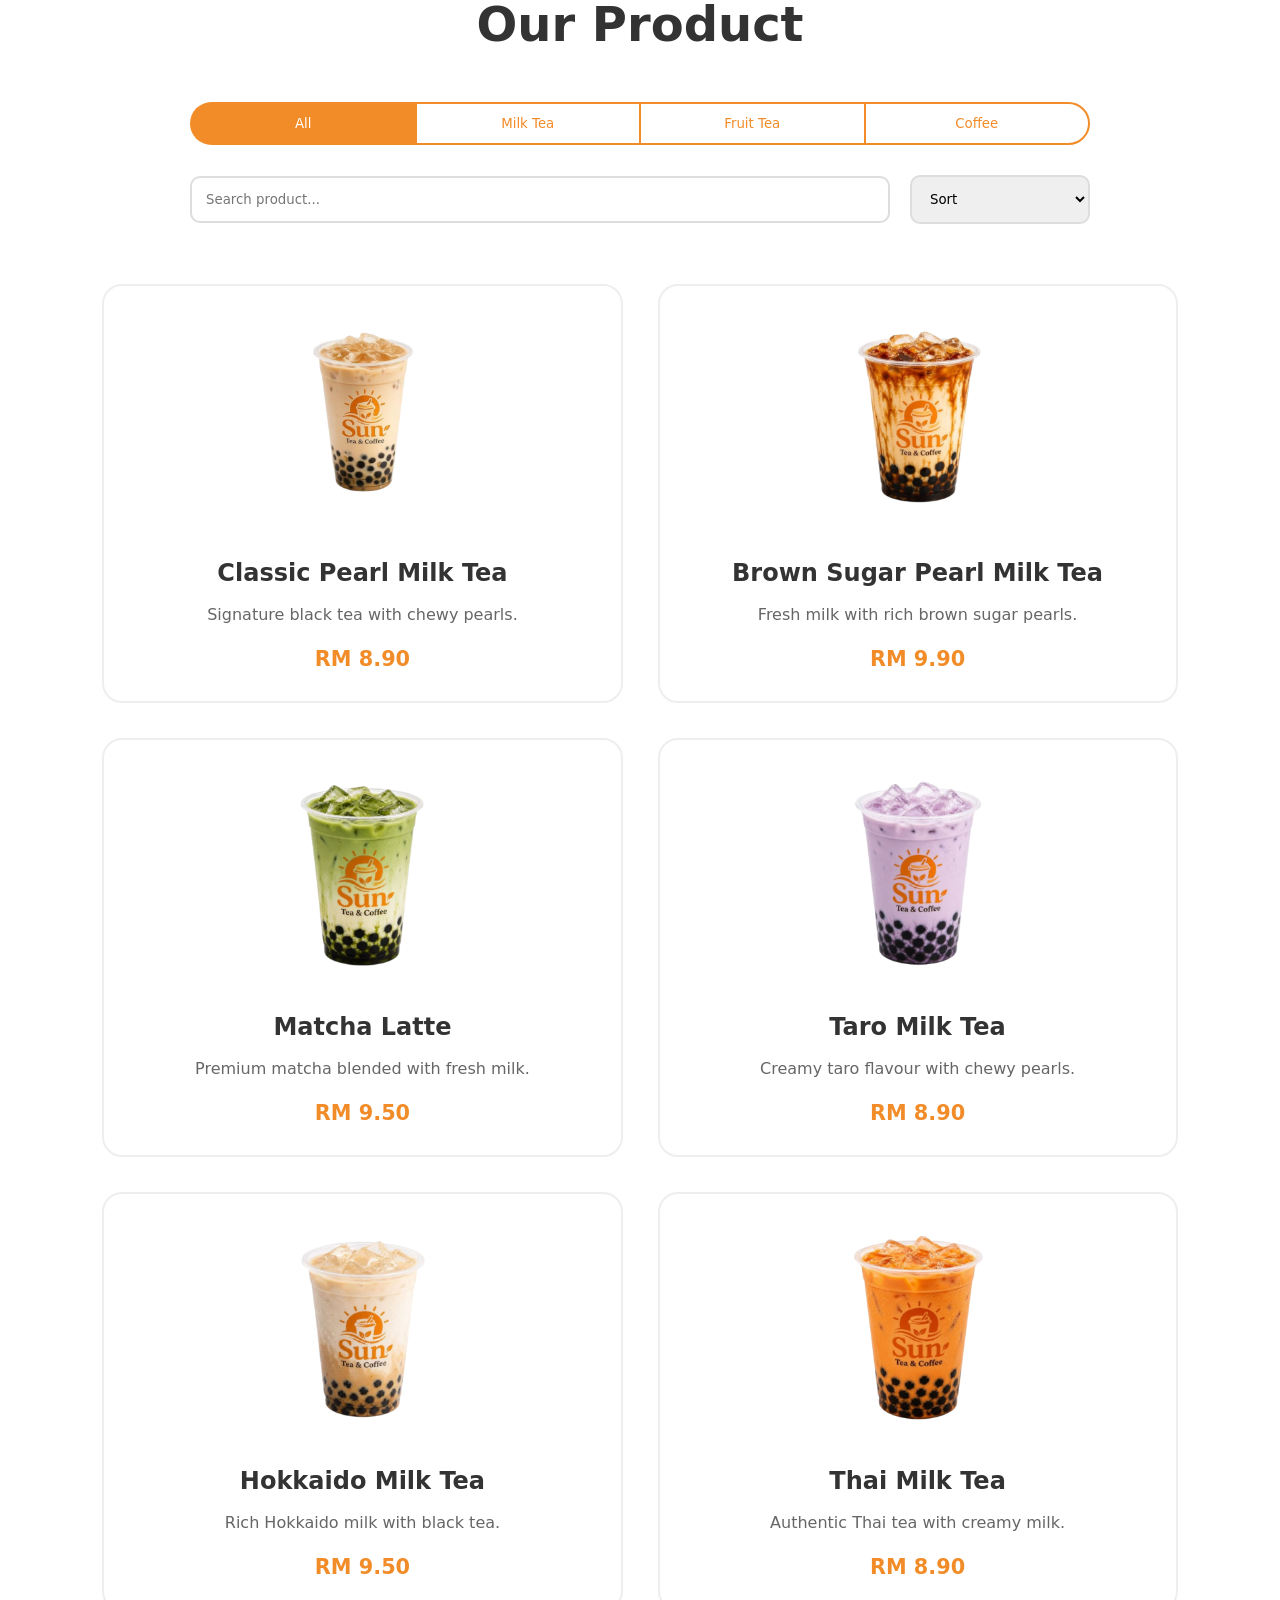
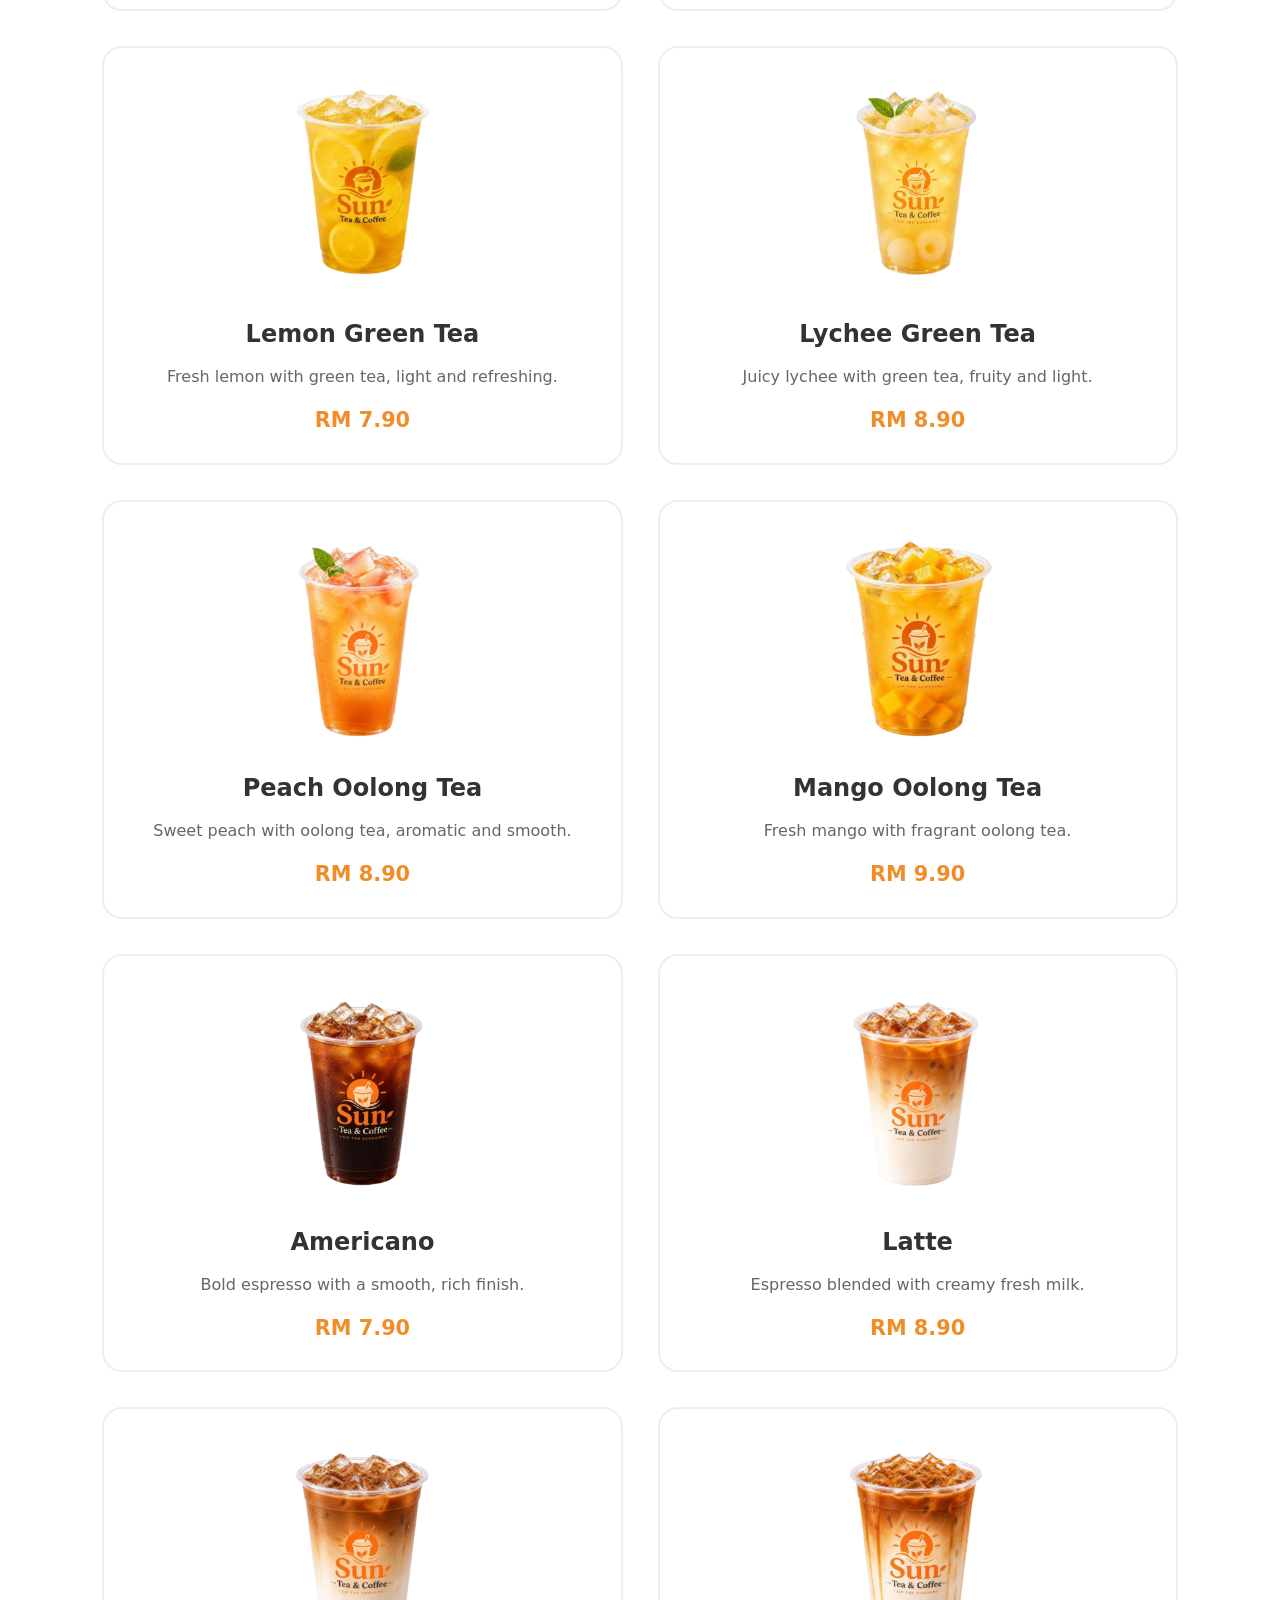
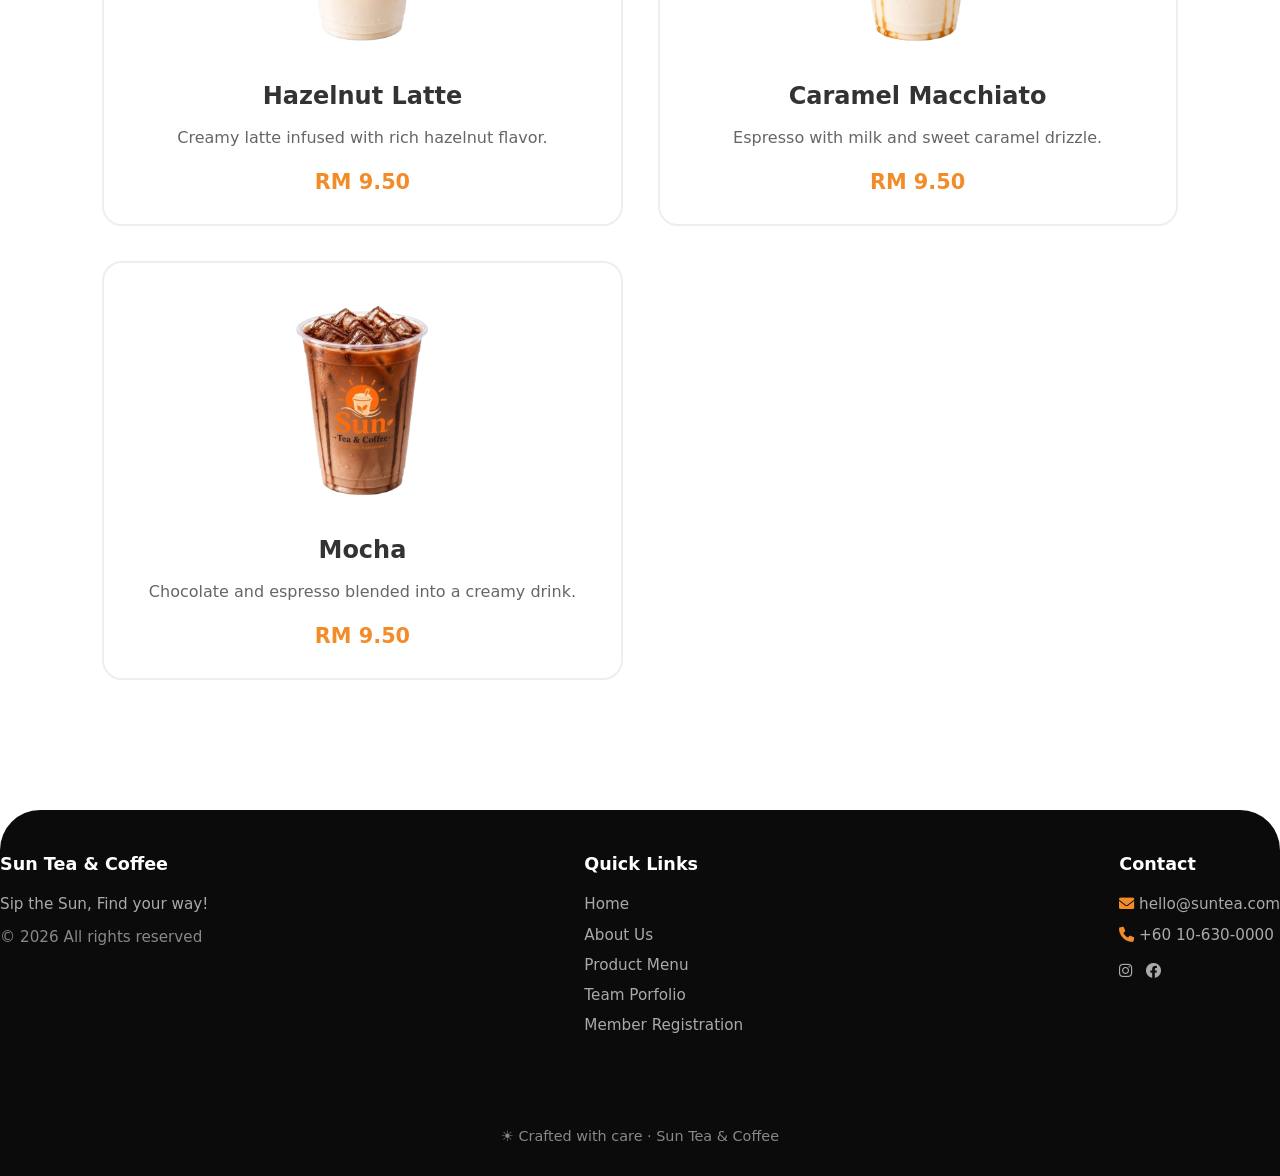
<file: html/menu.html>
<!DOCTYPE html>
<html> 
<head> 
    <meta charset="UTF-8">
    <meta name="viewport" content="width=device-width, initial-scale=1.0">
    <title>Sun Tea & Coffee · Menu</title> 
    <link rel="stylesheet" href="https://cdnjs.cloudflare.com/ajax/libs/font-awesome/6.0.0-beta3/css/all.min.css">
    <link rel="stylesheet" href="../css/menu.css"> 
</head> 
<body>
    <!-- ========== Navbar ========== -->
   <header class="navbar">
        <div class="container">
            <a href="home.html" class="logo">
                <img src="../img/logo.png" alt="Logo" class="logo-icon">
                <span class="logo-text">Sun<span>Tea & Coffee</span></span>
                <span class="slogan-tag">Sip the Sun, Find your way!</span>
            </a>
            <button class="menu-toggle" id="menuToggle" aria-label="Menu">
                <i class="fas fa-bars"></i>
            </button>
            <ul class="nav-links" id="navLinks">
                <li><a href="home.html">Home</a></li>
                <li><a href="about.html">About us</a></li>
                <li><a href="menu.html">Menu</a></li>
                <li><a href="team.html">Team Portf.</a></li>
                <li><a href="member.html" class="nav-cta">Login | Register</a></li>
                <li><button id="themeToggle">🌙</button></li>
            </ul>
        </div>
    </header>

    <!-- ========== Hero ========== -->
<main>
    <section class="menu-hero">
        <img src="../img/menu_hero.jpg" alt="Sun Tea & Coffee Menu">
    </section>
    <section class="menu-poster">
        <img src="../img/menu_promotion.jpg" alt="Season Special">
        <img src="../img/menu_special.jpg" alt="Coffee Promotion">
    </section>
    
    <!-- ========== Category ========== -->
    <section id="category">
        <img class="c-logo"
             src="../img/logo_nobackground.png"
             alt="Sun Tea & Coffee Logo">
        <h2>Our Product</h2>

        <div class="category-control">
            <div class="category-container">
                <button class="category-card active" data-category="all">
                    All
                </button>
                <button class="category-card" data-category="milktea">
                    Milk Tea
                </button>
                <button class="category-card" data-category="fruittea">
                    Fruit Tea
                </button>
                <button class="category-card" data-category="coffee">
                    Coffee
                </button>
            </div>
            <div class="search-sort">
                <input
                type="text"
                id="searchBox"
                placeholder="Search product...">
                <select id="sortSelect">
                    <option value="default">Sort</option>
                    <option value="name">Name</option>
                    <option value="low">Price Low → High</option>
                    <option value="high">Price High → Low</option>
                </select>
            </div>
        </div>

        <!-- Product Grid -->
<div id="product-list">
    <div class="product-card"
        data-category="milktea"
        data-name="Classic Pearl Milk Tea"
        data-price="8.90">
        <img src="../img/menu/classic-pearl-milk-tea.jpg" alt="Classic Pearl Milk Tea">
        <h3>Classic Pearl Milk Tea</h3>
        <p>Signature black tea with chewy pearls.</p>
        <span class="price">RM 8.90</span>
    </div>
    <div class="product-card"
        data-category="milktea"
        data-name="Brown Sugar Pearl Milk Tea"
        data-price="9.90">
        <img src="../img/menu/brown-sugar-pearl-milk-tea.jpg" alt="Brown Sugar Pearl Milk Tea">
        <h3>Brown Sugar Pearl Milk Tea</h3>
        <p>Fresh milk with rich brown sugar pearls.</p>
        <span class="price">RM 9.90</span>
    </div>
    <div class="product-card"
        data-category="milktea"
        data-name="Matcha Latte"
        data-price="9.50">
        <img src="../img/menu/matcha-latte.jpg" alt="Matcha Latte">
        <h3>Matcha Latte</h3>
        <p>Premium matcha blended with fresh milk.</p>
        <span class="price">RM 9.50</span>
    </div>
    <div class="product-card"
        data-category="milktea"
        data-name="Taro Milk Tea"
        data-price="8.90">
        <img src="../img/menu/taro-pearl-milk-tea.jpg" alt="Taro Milk Tea">
        <h3>Taro Milk Tea</h3>
        <p>Creamy taro flavour with chewy pearls.</p>
        <span class="price">RM 8.90</span>
    </div>
    <div class="product-card"
        data-category="milktea"
        data-name="Hokkaido Milk Tea"
        data-price="9.50">
        <img src="../img/menu/hokkaido-milk-tea.jpg" alt="Hokkaido Milk Tea">
        <h3>Hokkaido Milk Tea</h3>
        <p>Rich Hokkaido milk with black tea.</p>
        <span class="price">RM 9.50</span>
    </div>
    <div class="product-card"
        data-category="milktea"
        data-name="Thai Milk Tea"
        data-price="8.90">
        <img src="../img/menu/thai-milk-tea.jpg" alt="Thai Milk Tea">
        <h3>Thai Milk Tea</h3>
        <p>Authentic Thai tea with creamy milk.</p>
        <span class="price">RM 8.90</span>
    </div>
    
    <!-- fruit tea -->
    <div class="product-card" 
        data-category="fruittea"
        data-name="Lemon Green Tea"
        data-price="7.90">
        <img src="../img/menu/lemon-green-tea.jpg" alt="Lemon Green Tea">
        <h3>Lemon Green Tea</h3>
        <p>Fresh lemon with green tea, light and refreshing.</p>
        <span class="price">RM 7.90</span>
    </div>
    <div class="product-card"
        data-category="fruittea"
        data-name="Lychee Green Tea"
        data-price="8.90">
        <img src="../img/menu/lychee-green-tea.jpg" alt="Lychee Green Tea">
        <h3>Lychee Green Tea</h3>
        <p>Juicy lychee with green tea, fruity and light.</p>
        <span class="price">RM 8.90</span>
    </div>
    <div class="product-card"
        data-category="fruittea"
        data-name="Peach Oolong Tea"
        data-price="8.90">
        <img src="../img/menu/peach-oolong-tea.jpg" alt="Peach Oolong Tea">
        <h3>Peach Oolong Tea</h3>
        <p>Sweet peach with oolong tea, aromatic and smooth.</p>
        <span class="price">RM 8.90</span>
    </div>
    <div class="product-card"
        data-category="fruittea"
        data-name="Mango Oolong Tea"
        data-price="9.90">
        <img src="../img/menu/mango-oolong-tea.jpg" alt="Mango Oolong Tea">
        <h3>Mango Oolong Tea</h3>
        <p>Fresh mango with fragrant oolong tea.</p>
        <span class="price">RM 9.90</span>
    </div>
    
    <!-- coffee -->
    <div class="product-card"
        data-category="coffee"
        data-name="Americano"
        data-price="7.90">
        <img src="../img/menu/americano.jpg" alt="Americano">
        <h3>Americano</h3>
        <p>Bold espresso with a smooth, rich finish.</p>
        <span class="price">RM 7.90</span>
    </div>
    <div class="product-card"
        data-category="coffee"
        data-name="Latte"
        data-price="8.90">
        <img src="../img/menu/latte.jpg" alt="Latte">
        <h3>Latte</h3>
        <p>Espresso blended with creamy fresh milk.</p>
        <span class="price">RM 8.90</span>
    </div>
    <div class="product-card"
       data-category="coffee"
       data-name="Hazelnut Latte"
       data-price="9.50">
       <img src="../img/menu/hazelnut-latte.jpg" alt="Hazelnut Latte">
       <h3>Hazelnut Latte</h3>
       <p>Creamy latte infused with rich hazelnut flavor.</p>
    <span class="price">RM 9.50</span>
    </div>
    <div class="product-card"
        data-category="coffee"
        data-name="Caramel Macchiato"
        data-price="9.50">
        <img src="../img/menu/caramel-macchiato.jpg" alt="Caramel Macchiato">
        <h3>Caramel Macchiato</h3>
        <p>Espresso with milk and sweet caramel drizzle.</p>
        <span class="price">RM 9.50</span>
    </div>
    <div class="product-card"
        data-category="coffee"
        data-name="Mocha"
        data-price="9.50">
        <img src="../img/menu/mocha.jpg" alt="Mocha">
        <h3>Mocha</h3>
        <p>Chocolate and espresso blended into a creamy drink.</p >
        <span class="price">RM 9.50</span>
    </div>
</div>
</section>
</main>

    <!-- ========== Footer ========== -->
    <footer class="footer">
        <div class="container">
            <div class="footer-col">
                <h4>Sun Tea & Coffee</h4>
                <p>Sip the Sun, Find your way!</p>
                <p style="margin-top:8px; color:#888;">© 2026 All rights reserved</p>
            </div>
            <div class="footer-col">
                <h4>Quick Links</h4>
                <a href="home.html">Home</a>
                <a href="about.html">About Us</a>
                <a href="menu.html">Product Menu</a>
                <a href="team.html">Team Porfolio</a>
                <a href="member.html">Member Registration</a>
            </div>
            <div class="footer-col">
                <h4>Contact</h4>
                <p><i class="fas fa-envelope" style="color:var(--primary);"></i> hello@suntea.com</p>
                <p><i class="fas fa-phone" style="color:var(--primary);"></i> +60 10-630-0000</p>
                <div style="display:flex; gap:14px; margin-top:12px; font-size:1.4rem;">
                    <a href="https://www.instagram.com/sunteacoffee" style="color:#aaa;"><i class="fab fa-instagram"></i></a>
                    <a href="https://www.facebook.com/share/1DVkEmbE5W/?mibextid=wwXIfr" style="color:#aaa;"><i class="fab fa-facebook"></i></a>
                </div>
            </div>
            <div class="footer-bottom">
                <span>☀️ Crafted with care · Sun Tea & Coffee</span>
            </div>
        </div>
    </footer>

    <!-- ========== javascript ========== -->
    <script src="../js/main.js"></script>
    <script src="../js/menu.js"></script>
</body> 
</html>
</file>
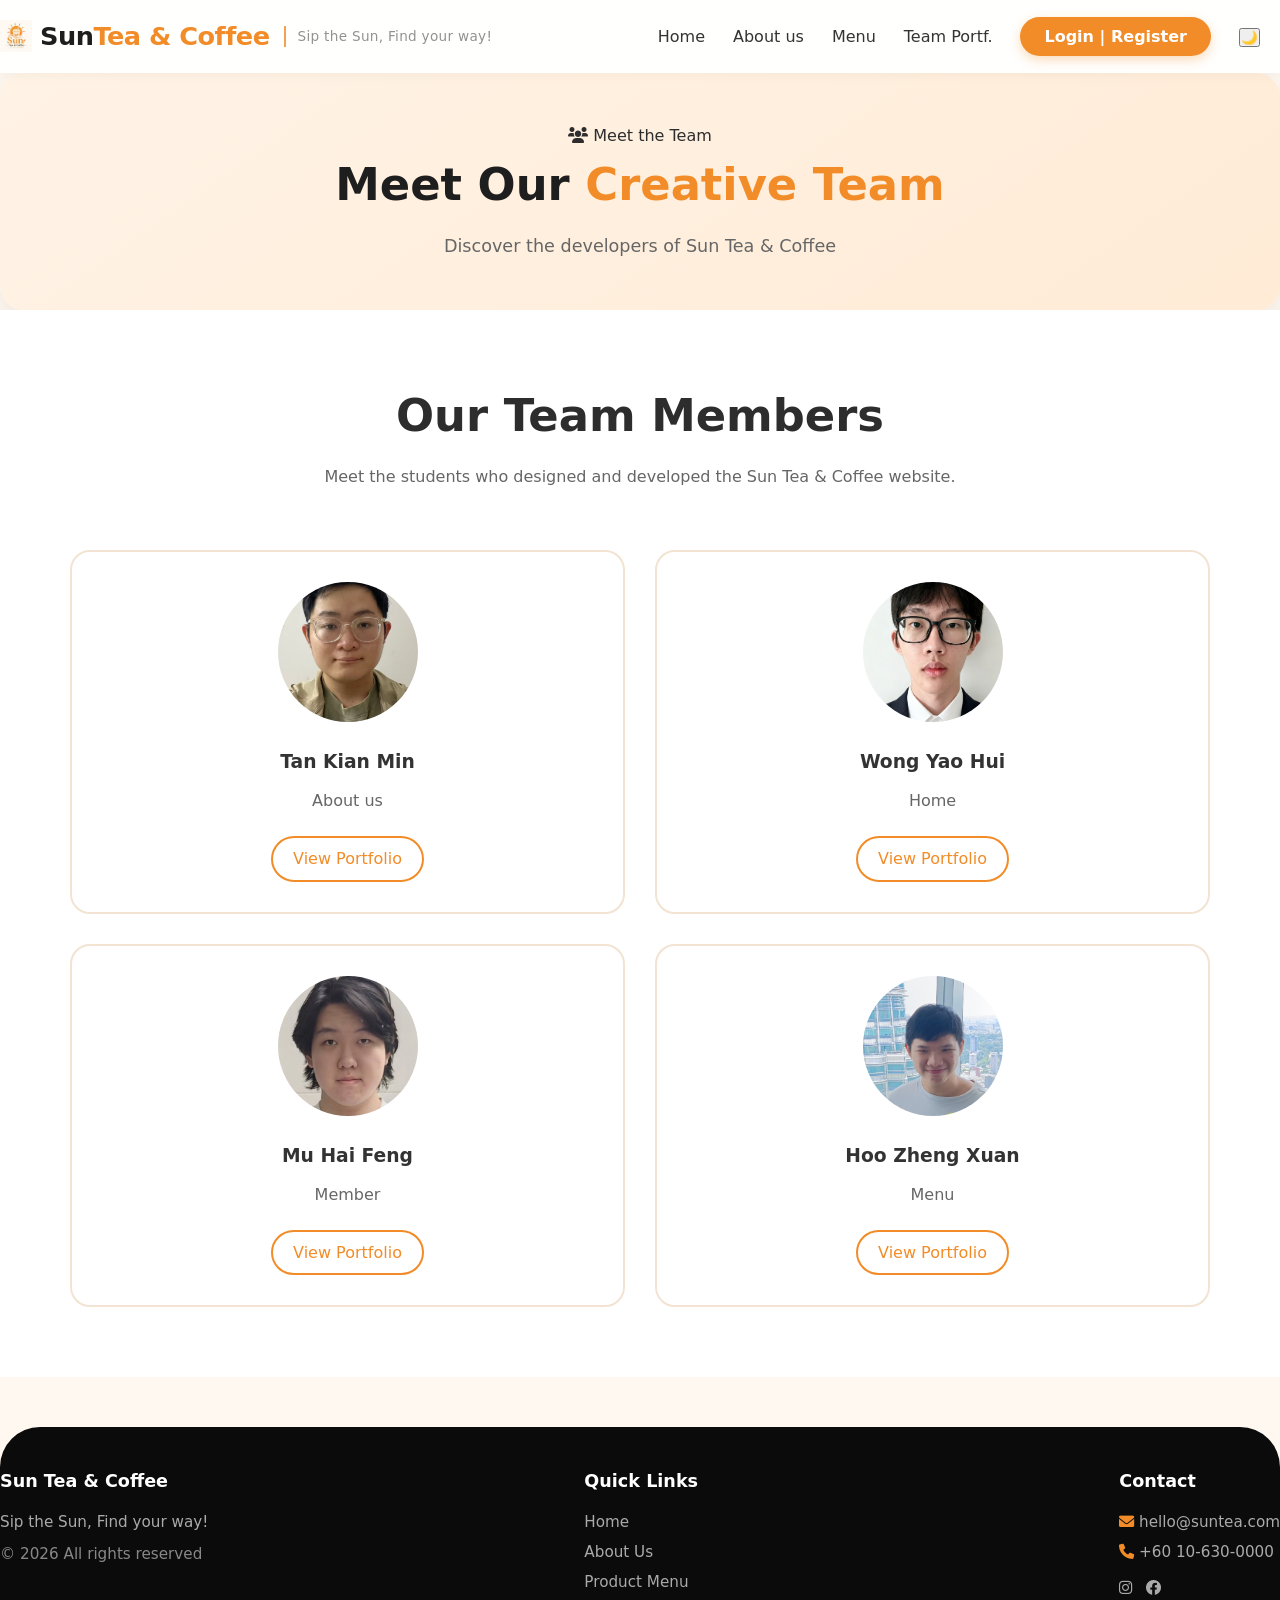
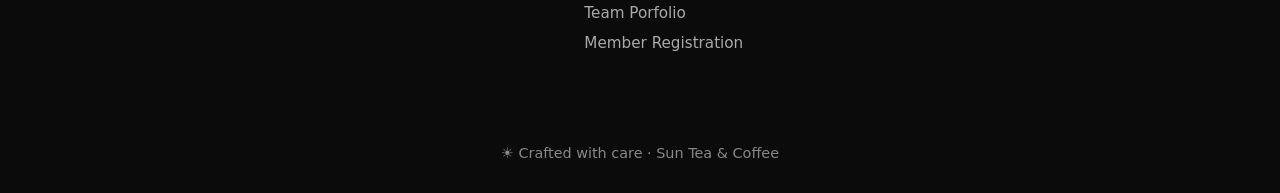
<file: html/team.html>
<!DOCTYPE html>
<html lang="en">
<head>
    <meta charset="UTF-8">
    <meta name="viewport" content="width=device-width, initial-scale=1.0">
    <title>Sun Tea & Coffee · Team</title>
    <link rel="stylesheet" href="https://cdnjs.cloudflare.com/ajax/libs/font-awesome/6.0.0-beta3/css/all.min.css">
    <link rel="stylesheet" href="../css/team.css">
</head>

<body>
<!--Navbar-->
<header class="navbar">
        <div class="container">
            <a href="home.html" class="logo">
                <img src="../img/logo.png" alt="Logo" class="logo-icon">
                <span class="logo-text">Sun<span>Tea & Coffee</span></span>
                <span class="slogan-tag">Sip the Sun, Find your way!</span>
            </a>

            <button class="menu-toggle" id="menuToggle" aria-label="Menu">
                <i class="fas fa-bars"></i>
            </button>
            <ul class="nav-links" id="navLinks">
                <li><a href="home.html">Home</a></li>
                <li><a href="about.html">About us</a></li>
                <li><a href="menu.html">Menu</a></li>
                <li><a href="team.html">Team Portf.</a></li>
                <li><a href="member.html" class="nav-cta">Login | Register</a></li>
                <li><button id="themeToggle">🌙</button></li>
            </ul>
        </div>
    </header>

    <!--Navbar-->
    <section class="hero">
    <div class="hero-content">
        <span class="hero-badge">
            <i class="fas fa-users"></i> Meet the Team
        </span>
        <h1>Meet Our <span class="highlight">Creative Team</span></h1>
        <p>
            Discover the developers of Sun Tea & Coffee
        </p >
    </div>
</section>

<!-- Team Members -->
<section id="members">
    <div class="section-title">
        <h3>Our Team Members</h3>
        <p>
            Meet the students who designed and developed
            the Sun Tea & Coffee website.
        </p >
    </div>
    <div class="member-container">
        <!-- Member 1 -->
        <div class="member-card">
            <img src="../img/kianmin-portfolio.jpg" alt="Member 1">
            <h3>Tan Kian Min</h3>
            <p>
                About us
            </p >
            <a href="../portfolio/Tan_Kian_Min/tan-kian-min.html" class="member-btn">
                View Portfolio
            </a >
        </div>
        <!-- Member 2 -->
        <div class="member-card">
            <img src="../img/YaoHuiprofilepic.jpg" alt="Member 2">
            <h3>Wong Yao Hui</h3>
            <p>
                Home
            </p >
            <a href="../portfolio/Wong_Yao_Hui/wong-yao-hui.html" class="member-btn">
                View Portfolio
            </a >
        </div>
        <!-- Member 3 -->
        <div class="member-card">
            <img src="../img/Portfolio-Mu Haifeng.jpg" alt="Member 3">
            <h3>Mu Hai Feng</h3>
            <p>
                Member
            </p >
            <a href="../portfolio/Mu_Hai_Feng/mu-hai-feng.html" class="member-btn">
                View Portfolio
            </a >
        </div>
        <!-- Member 4 -->
        <div class="member-card">
            <img src="../img/hoo_zheng_xuan_portfolio.jpeg" alt="Member 4">
            <h3>Hoo Zheng Xuan</h3>
            <p>
                Menu
            </p >
            <a href="../portfolio/Hoo_Zheng_Xuan/hoo-zheng-xuan.html" class="member-btn">
                View Portfolio
            </a >
        </div>
    </div>
</section>

    <!-- ========== Footer ========== -->
    <footer class="footer">
        <div class="container">
            <div class="footer-col">
                <h4>Sun Tea & Coffee</h4>
                <p>Sip the Sun, Find your way!</p>
                <p style="margin-top:8px; color:#888;">© 2026 All rights reserved</p>
            </div>
            <div class="footer-col">
                <h4>Quick Links</h4>
                <a href="home.html">Home</a>
                <a href="about.html">About Us</a>
                <a href="menu.html">Product Menu</a>
                <a href="team.html">Team Porfolio</a>
                <a href="member.html">Member Registration</a>
            </div>
            <div class="footer-col">
                <h4>Contact</h4>
                <p><i class="fas fa-envelope" style="color:var(--primary);"></i> hello@suntea.com</p>
                <p><i class="fas fa-phone" style="color:var(--primary);"></i> +60 10-630-0000</p>
                <div style="display:flex; gap:14px; margin-top:12px; font-size:1.4rem;">
                    <a href="https://www.instagram.com/sunteacoffee" style="color:#aaa;"><i class="fab fa-instagram"></i></a>
                    <a href="https://www.facebook.com/share/1DVkEmbE5W/?mibextid=wwXIfr" style="color:#aaa;"><i class="fab fa-facebook"></i></a>
                </div>
            </div>
            <div class="footer-bottom">
                <span>☀️ Crafted with care · Sun Tea & Coffee</span>
            </div>
        </div>
    </footer>

        <!-- ========== javascript ========== -->
    <script src="../js/main.js"></script>
</body>
</html>
</file>
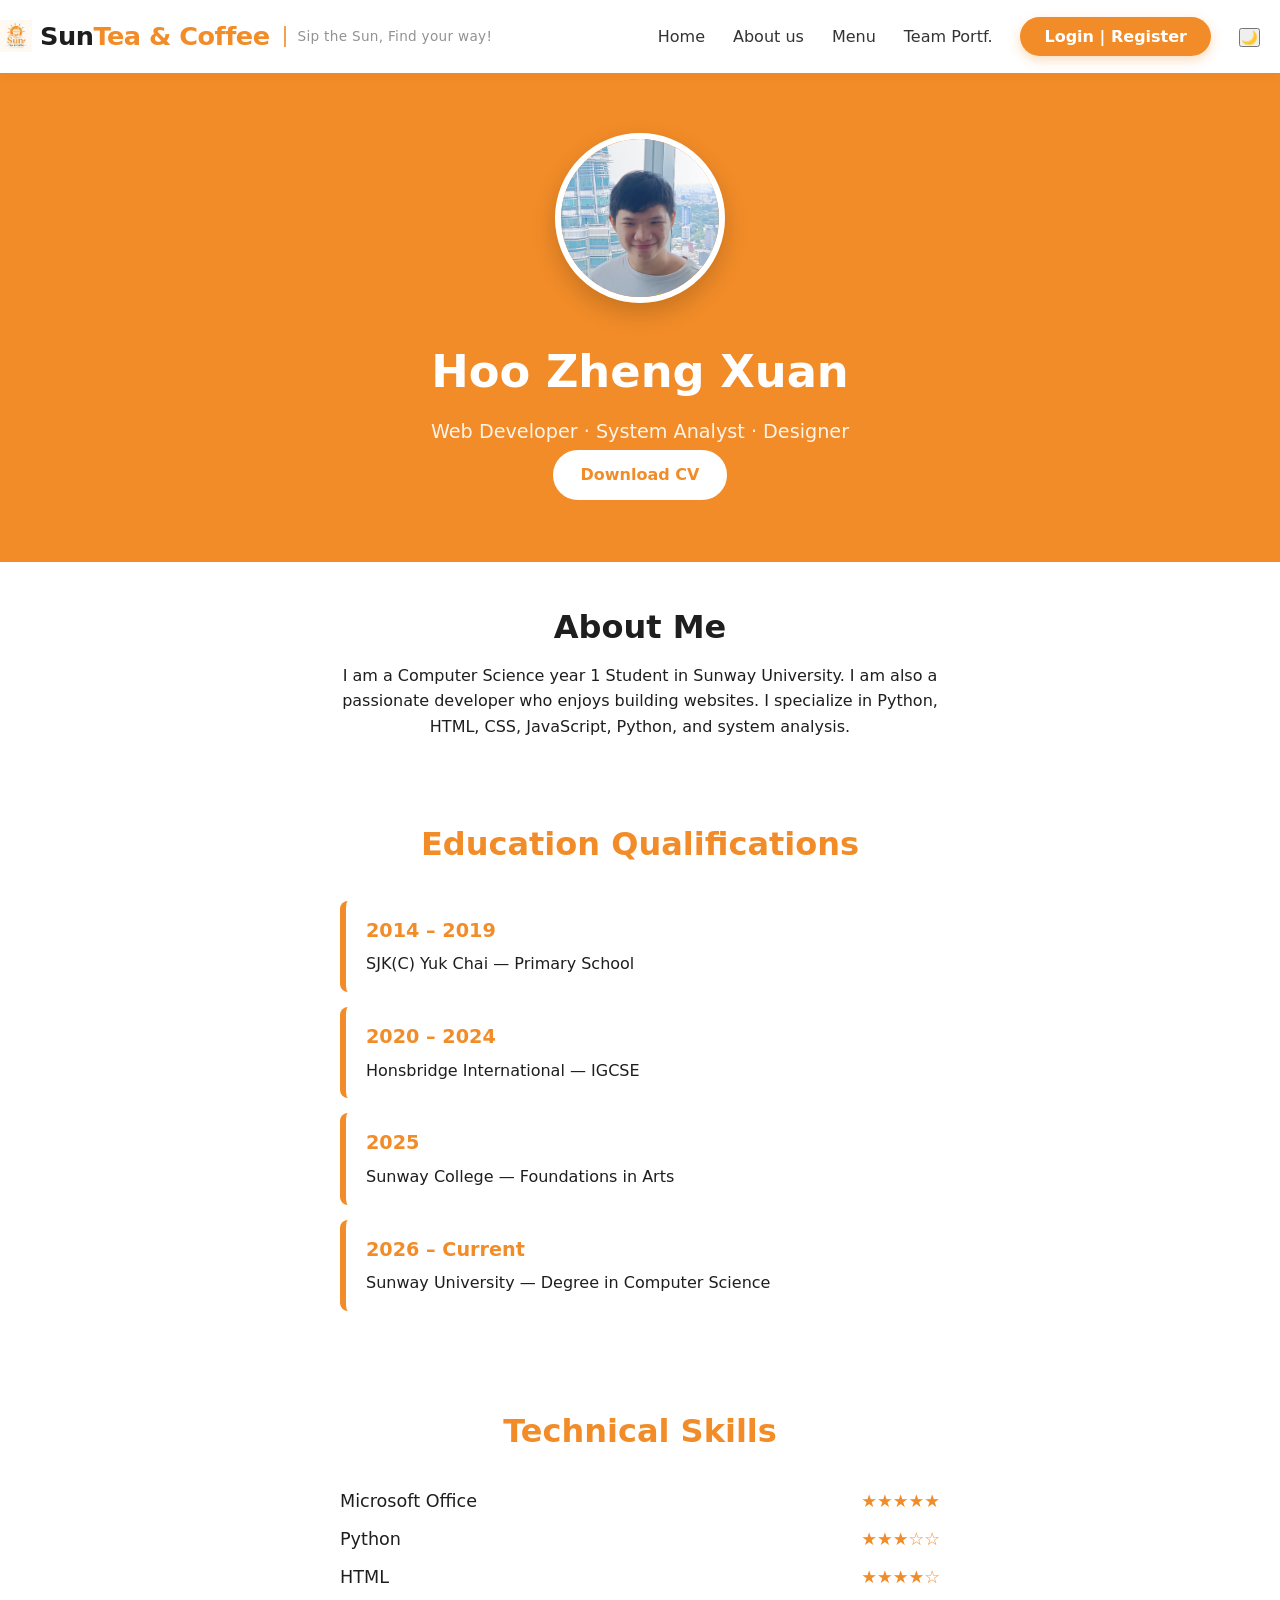
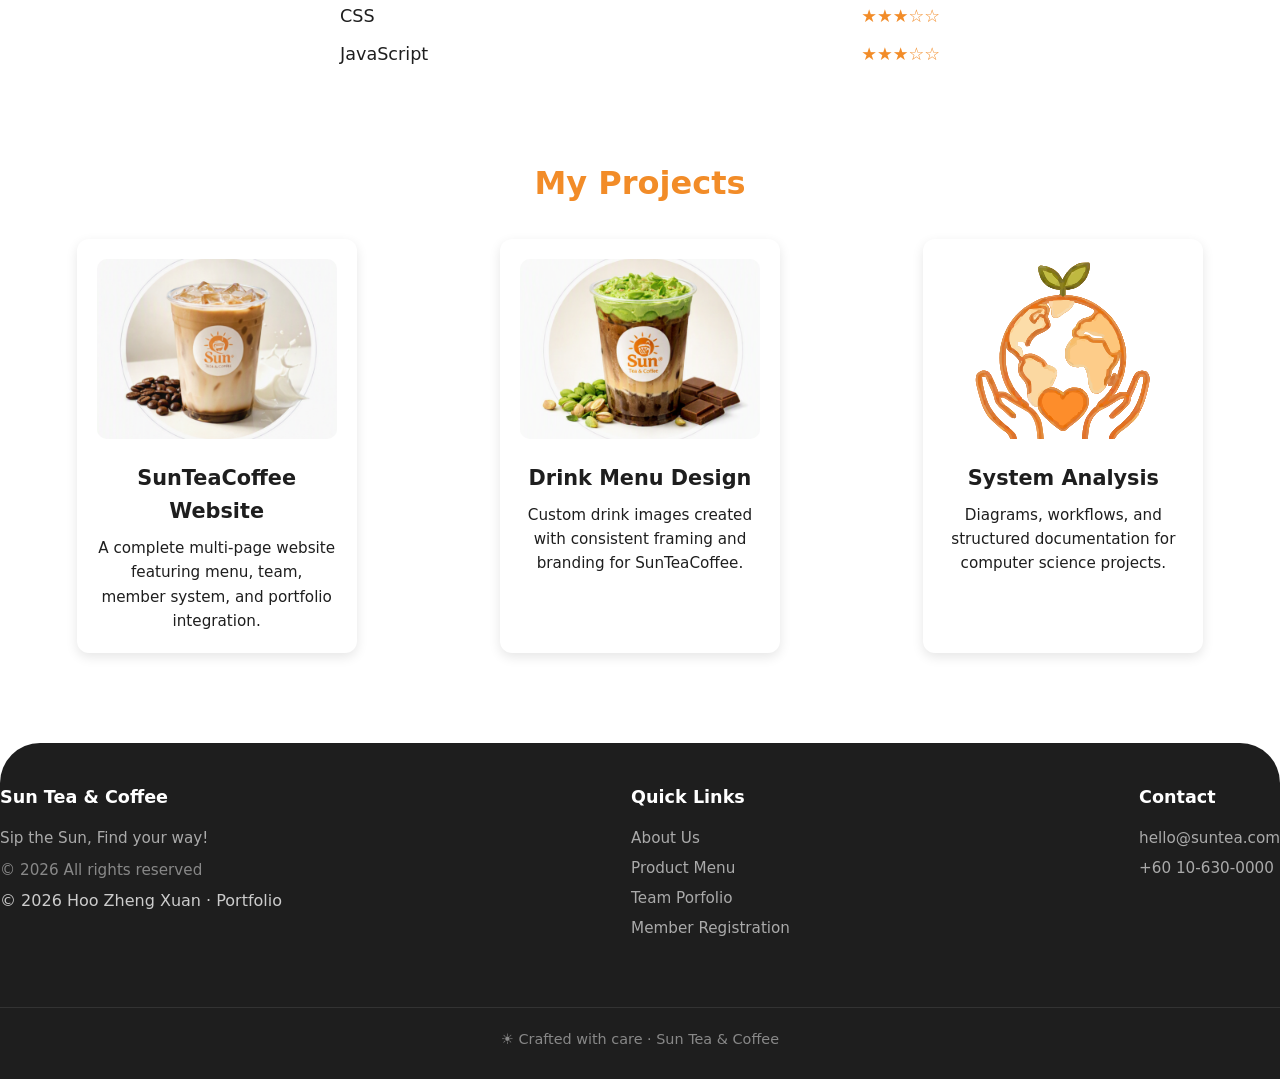
<file: portfolio/Hoo_Zheng_Xuan/hoo-zheng-xuan.html>
<!DOCTYPE html>
<html lang="en">
<head>
    <meta charset="UTF-8">
    <meta name="viewport" content="width=device-width, initial-scale=1.0">
    <title>Hoo Zheng Xuan · Portfolio</title>
    <link rel="stylesheet" href="hoo-zheng-xuan.css">
</head>

<body>
        <!-- ========== Navbar ========== -->
   <header class="navbar">
        <div class="container">
            <a href="../../html/home.html" class="logo">
                <img src="../../img/logo.png" alt="Logo" class="logo-icon">
                <span class="logo-text">Sun<span>Tea & Coffee</span></span>
                <span class="slogan-tag">Sip the Sun, Find your way!</span>
            </a>
            <button class="menu-toggle" id="menuToggle" aria-label="Menu">
                <i class="fas fa-bars"></i>
            </button>
            <ul class="nav-links" id="navLinks">
                <li><a href="../../html/home.html">Home</a></li>
                <li><a href="../../html/about.html">About us</a></li>
                <li><a href="../../html/menu.html">Menu</a></li>
                <li><a href="../../html/team.html">Team Portf.</a></li>
                <li><a href="../../html/member.html" class="nav-cta">Login | Register</a></li>
                <li><button id="themeToggle">🌙</button></li>
            </ul>
        </div>
    </header>

    <!-- ===== Header ===== -->
    <header class="header">
        <img src="../../img/hoo_zheng_xuan_portfolio.jpeg" alt="Hoo Zheng Xuan" class="avatar">
        <h1>Hoo Zheng Xuan</h1>
        <p>Web Developer · System Analyst · Designer</p>
        <a href="#" class="cv">Download CV</a>
        </a>
    </header>

    <!-- ===== Profile Section ===== -->
    <section class="profile">
        <h2>About Me</h2>
        <p>
            I am a Computer Science year 1 Student in Sunway University. I am also a passionate developer who enjoys building websites. I specialize in Python, HTML, CSS, JavaScript, Python,
            and system analysis.
        </p>
    </section>

    <!-- ===== Education Section ===== -->
    <section class="education">
        <h2>Education Qualifications</h2>

        <div class="edu-item">
            <h3>2014 – 2019</h3>
            <p>SJK(C) Yuk Chai — Primary School</p>
        </div>

        <div class="edu-item">
            <h3>2020 – 2024</h3>
            <p>Honsbridge International — IGCSE</p>
        </div>

        <div class="edu-item">
            <h3>2025</h3>
            <p>Sunway College — Foundations in Arts</p>
        </div>

        <div class="edu-item">
            <h3>2026 – Current</h3>
            <p>Sunway University — Degree in Computer Science</p>
        </div>
    </section>

    <!-- ===== Technical Skills Section ===== -->
    <section class="skills">
        <h2>Technical Skills</h2>

        <div class="skill-item">
            <span>Microsoft Office</span>
            <span class="stars">★★★★★</span>
        </div>

        <div class="skill-item">
            <span>Python</span>
            <span class="stars">★★★☆☆</span>
        </div>

        <div class="skill-item">
            <span>HTML</span>
            <span class="stars">★★★★☆</span>
        </div>

        <div class="skill-item">
            <span>CSS</span>
            <span class="stars">★★★☆☆</span>
        </div>

        <div class="skill-item">
            <span>JavaScript</span>
            <span class="stars">★★★☆☆</span>
        </div>
    </section>

    <!-- ===== Projects Section ===== -->
    <section class="project-section">
        <h2>My Projects</h2>

        <div class="project-grid">

            <div class="project-card">
             <img src="../../img/latte.png" alt="SunTea Website">
                <h3>SunTeaCoffee Website</h3>
                <p>A complete multi‑page website featuring menu, team, member system, and portfolio integration.</p>
            </div>

            <div class="project-card">
                 <img src="../../img/pistachiochoco.png" alt="Drink Menu Design">
                <h3>Drink Menu Design</h3>
                <p>Custom drink images created with consistent framing and branding for SunTeaCoffee.</p>
            </div>

            <div class="project-card">
                 <img src="../../img/community.svg" alt="System Design">
                <h3>System Analysis</h3>
                <p>Diagrams, workflows, and structured documentation for computer science projects.</p>
            </div>

        </div>
    </section>

    <!-- ========== Footer ========== -->
    <footer class="footer">
        <div class="container">
            <div class="footer-col">
                <h4>Sun Tea & Coffee</h4>
                <p>Sip the Sun, Find your way!</p>
                <p style="margin-top:8px; color:#888;">© 2026 All rights reserved</p>
                © 2026 Hoo Zheng Xuan · Portfolio
            </div>
            <div class="footer-col">
                <h4>Quick Links</h4>
                <a href="../../html/about.html">About Us</a>
                <a href="../../html/menu.html">Product Menu</a>
                <a href="../../html/team.html">Team Porfolio</a>
                <a href="../../html/member.html">Member Registration</a>
            </div>
            <div class="footer-col">
                <h4>Contact</h4>
                <p><i class="fas fa-envelope" style="color:var(--primary);"></i> hello@suntea.com</p>
                <p><i class="fas fa-phone" style="color:var(--primary);"></i> +60 10-630-0000</p>
                <div style="display:flex; gap:14px; margin-top:12px; font-size:1.4rem;">
                    <a href="https://www.instagram.com/sunteacoffee" style="color:#aaa;"><i class="fab fa-instagram"></i></a>
                    <a href="https://www.facebook.com/share/1DVkEmbE5W/?mibextid=wwXIfr" style="color:#aaa;"><i class="fab fa-facebook"></i></a>
                </div>
            </div>
            <div class="footer-bottom">
                <span>☀️ Crafted with care · Sun Tea & Coffee</span>
            </div>
        </div>
    </footer>
    <script src="../../js/main.js"></script>
</body>
</html>
</file>
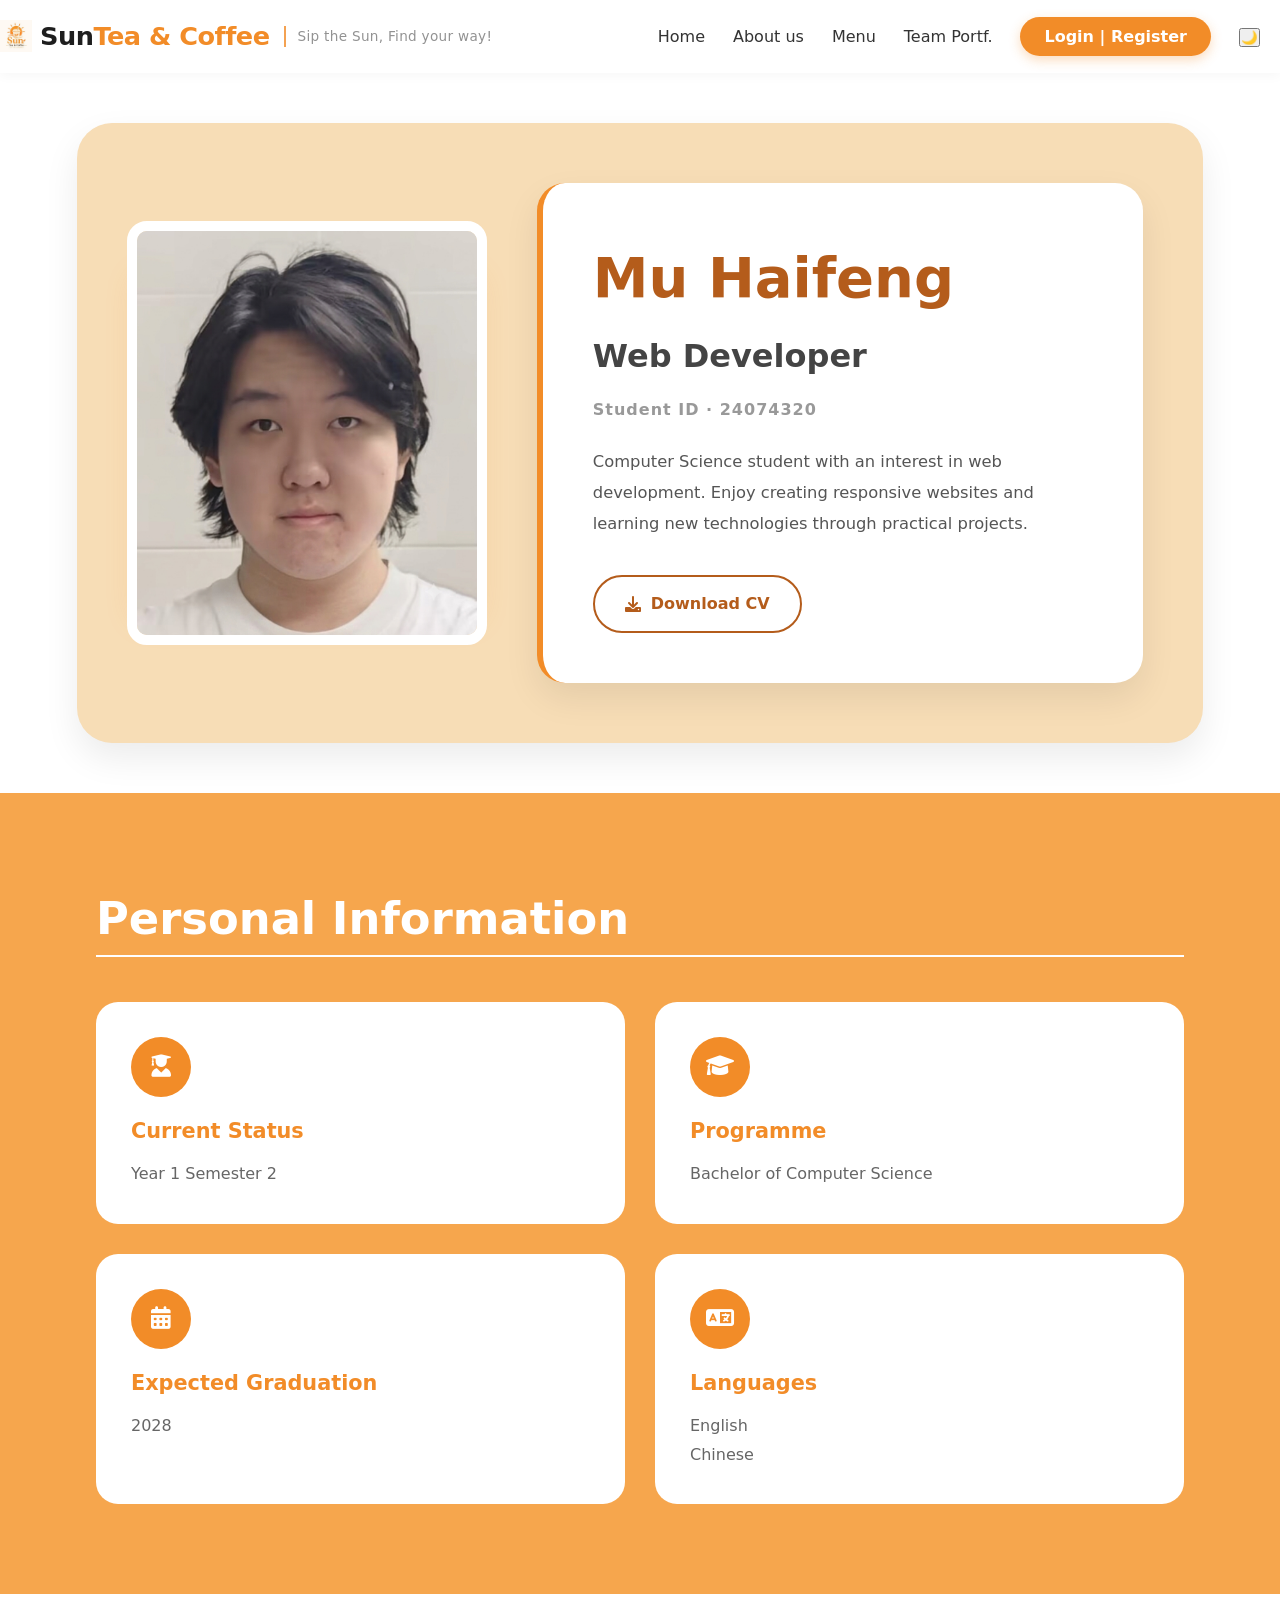
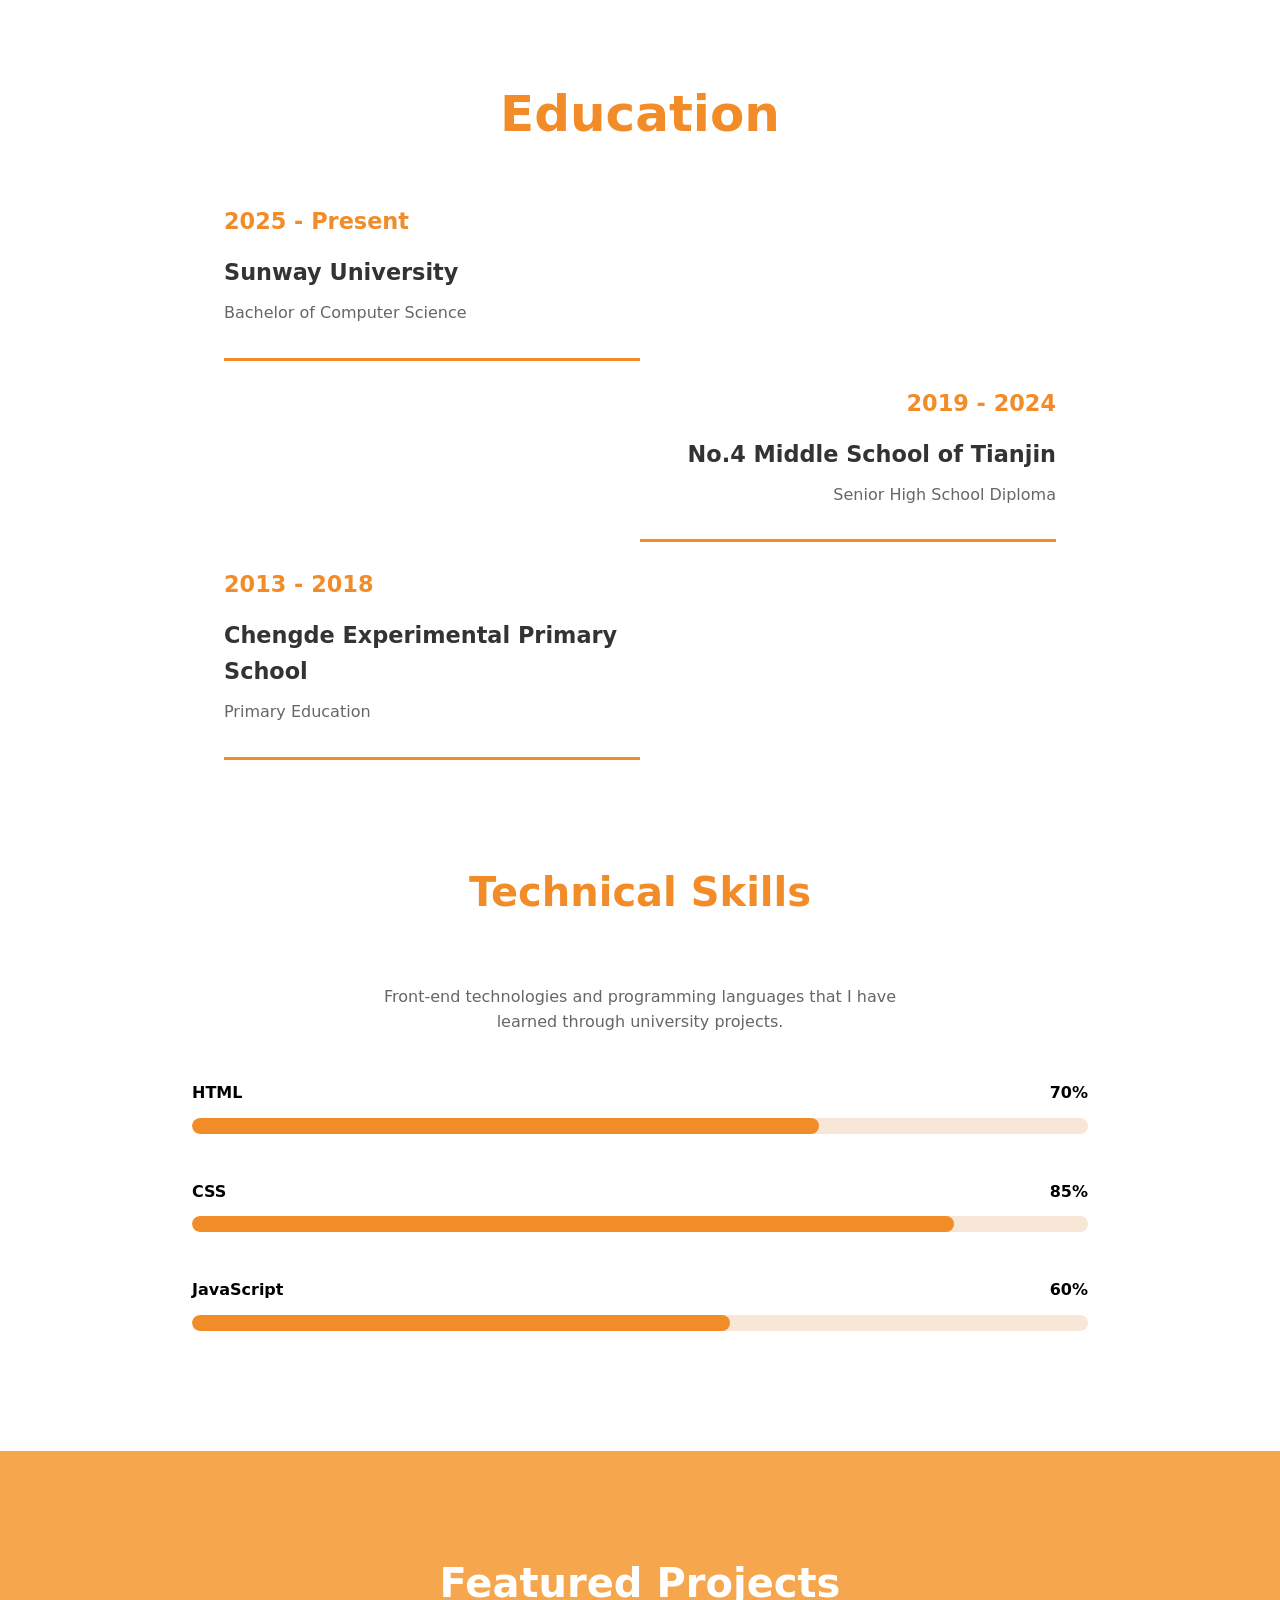
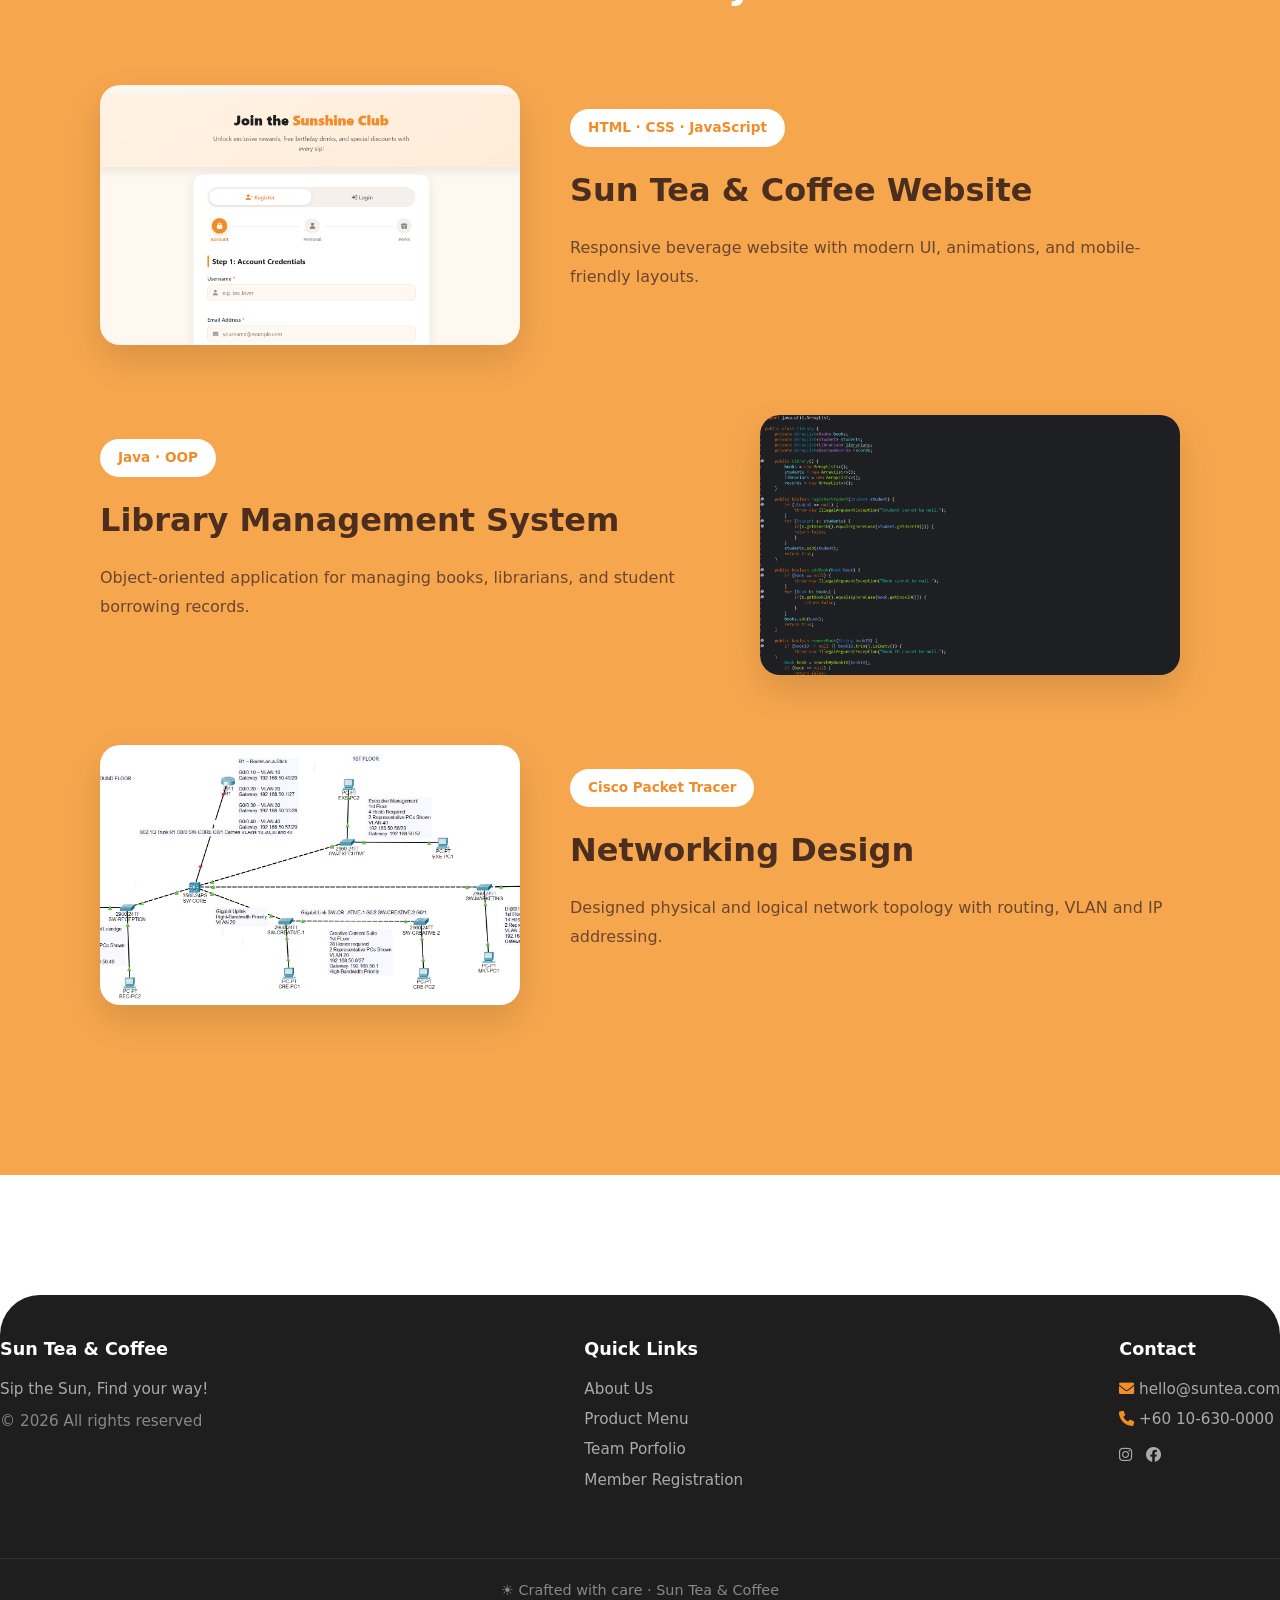
<file: portfolio/Mu_Hai_Feng/mu-hai-feng.html>
<!DOCTYPE html>
<html lang="en">
<head>
    <meta charset="UTF-8">
    <meta name="viewport" content="width=device-width, initial-scale=1.0">
    <title>Team · Mu Haifeng</title>
    <link rel="stylesheet" href="https://cdnjs.cloudflare.com/ajax/libs/font-awesome/6.0.0-beta3/css/all.min.css">
    <link rel="stylesheet" href="mu-hai-feng.css">
</head>
<!-- ========== Navbar ========== -->
   <header class="navbar">
        <div class="container">
            <a href="../../html/home.html" class="logo">
                <img src="../../img/logo.png" alt="Logo" class="logo-icon">
                <span class="logo-text">Sun<span>Tea & Coffee</span></span>
                <span class="slogan-tag">Sip the Sun, Find your way!</span>
            </a>
            <button class="menu-toggle" id="menuToggle" aria-label="Menu">
                <i class="fas fa-bars"></i>
            </button>
            <ul class="nav-links" id="navLinks">
                <li><a href="../../html/home.html">Home</a></li>
                <li><a href="../../html/about.html">About us</a></li>
                <li><a href="../../html/menu.html">Menu</a></li>
                <li><a href="../../html/team.html">Team Portf.</a></li>
                <li><a href="../../html/member.html" class="nav-cta">Login | Register</a></li>
                <li><button id="themeToggle">🌙</button></li>
            </ul>
        </div>
    </header>
<body>
 <main>
 <!-- ========== Hero ========== -->
<section class="hero">
    <div class="hero-image">
        <img src="../../img/Portfolio-Mu Haifeng.jpg" alt="Mu Haifeng">
    </div>
    <div class="hero-info">
        <h1>Mu Haifeng</h1>
        <h2>Web Developer</h2>
        <h3>Student ID · 24074320</h3>
        <p>
            Computer Science student with an interest in web development. Enjoy creating responsive websites
            and learning new technologies through practical projects.
        </p>
        <a href=" " class="button">
            <i class="fas fa-download"></i>
            Download CV
        </a >
    </div>
</section>

<!-- ========== Profile ========== -->
<section class="profile-section">
    <div class="profile-wrapper">
        <h2>Personal Information</h2>
        <div class="profile-card">
            <div class="profile-item">
                <i class="fas fa-user-graduate"></i>
                <h3>Current Status</h3>
                <p>Year 1 Semester 2</p >
            </div>
            <div class="profile-item">
                <i class="fas fa-graduation-cap"></i>
                <h3>Programme</h3>
                <p>Bachelor of Computer Science</p >
            </div>
            <div class="profile-item">
                <i class="fas fa-calendar-alt"></i>
                <h3>Expected Graduation</h3>
                <p>2028</p >
            </div>
            <div class="profile-item">
                <i class="fas fa-language"></i>
                <h3>Languages</h3>
                <p>English</p >
                <p>Chinese</p >
            </div>
        </div>
    </div>
</section>

 <!-- ========== Education ========== -->
<section class="education">

    <h2>Education</h2>
    <div class="edu left">
        <div class="edu-date">
            <h3>2025 - Present</h3>
        </div>
        <div class="edu-info">
            <h4>Sunway University</h4>
            <p>Bachelor of Computer Science</p >
        </div>
    </div>
    <div class="edu right">
        <div class="edu-date">
            <h3>2019 - 2024</h3>
        </div>
        <div class="edu-info">
            <h4>No.4 Middle School of Tianjin</h4>
            <p>Senior High School Diploma</p >
        </div>
    </div>
    <div class="edu left">
        <div class="edu-date">
            <h3>2013 - 2018</h3>
        </div>
        <div class="edu-info">
            <h4>Chengde Experimental Primary School</h4>
            <p>Primary Education</p >
        </div>
    </div>
</section>

 <!-- ========== skills ========== -->
 <section class="skills">
    <div class="skills-container">
        <h2>Technical Skills</h2>
        <p class="skills-desc">
            Front-end technologies and programming languages that I have learned through university projects.
        </p>
        <div class="skill">
            <div class="skill-info">
                <span>HTML</span>
                <span>70%</span>
            </div>
            <div class="skill-bar">
                <div class="skill-fill html"></div>
            </div>
        </div>
        <div class="skill">
            <div class="skill-info">
                <span>CSS</span>
                <span>85%</span>
            </div>
            <div class="skill-bar">
                <div class="skill-fill css"></div>
            </div>
        </div>
        <div class="skill">
            <div class="skill-info">
                <span>JavaScript</span>
                <span>60%</span>
            </div>
            <div class="skill-bar">
                <div class="skill-fill js"></div>
            </div>
        </div>
    </div>
</section>

 <!-- ========== Featured Project ========== -->
<section class="projects">

    <h2>Featured Projects</h2>

    <div class="project">

        <img src="../../img/portfolio-member.png" alt="Sun Tea Website">
        <div class="project-content">
            <span class="project-type">
                HTML · CSS · JavaScript
            </span>
            <h3>Sun Tea & Coffee Website</h3>
            <p>
                Responsive beverage website with modern UI, animations,
                and mobile-friendly layouts.
            </p>
        </div>
    </div>

    <div class="project reverse">
        <img src="../../img/portfolio-java.png" alt="Java Project">
        <div class="project-content">
            <span class="project-type">
                Java · OOP
            </span>
            <h3>Library Management System</h3>
            <p>
                Object-oriented application for managing books,
                librarians, and student borrowing records.
            </p>
        </div>
    </div>

    <div class="project">
        <img src="../../img/Portfolio-Networking.png" alt="Networking">
        <div class="project-content">
            <span class="project-type">
                Cisco Packet Tracer
            </span>
            <h3>Networking Design</h3>
            <p>
                Designed physical and logical network topology with
                routing, VLAN and IP addressing.
            </p>
        </div>
    </div>
</section>
 <!-- ========== Footer ========== -->
    <footer class="footer">
        <div class="container">
            <div class="footer-col">
                <h4>Sun Tea & Coffee</h4>
                <p>Sip the Sun, Find your way!</p>
                <p style="margin-top:8px; color:#888;">© 2026 All rights reserved</p>
            </div>
            <div class="footer-col">
                <h4>Quick Links</h4>
                <a href="../../html/about.html">About Us</a>
                <a href="../../html/menu.html">Product Menu</a>
                <a href="../../html/team.html">Team Porfolio</a>
                <a href="../../html/member.html">Member Registration</a>
            </div>
            <div class="footer-col">
                <h4>Contact</h4>
                <p><i class="fas fa-envelope" style="color:var(--primary);"></i> hello@suntea.com</p>
                <p><i class="fas fa-phone" style="color:var(--primary);"></i> +60 10-630-0000</p>
                <div style="display:flex; gap:14px; margin-top:12px; font-size:1.4rem;">
                    <a href="https://www.instagram.com/sunteacoffee" style="color:#aaa;"><i class="fab fa-instagram"></i></a>
                    <a href="https://www.facebook.com/share/1DVkEmbE5W/?mibextid=wwXIfr" style="color:#aaa;"><i class="fab fa-facebook"></i></a>
                </div>
            </div>
            <div class="footer-bottom">
                <span>☀️ Crafted with care · Sun Tea & Coffee</span>
            </div>
        </div>
    </footer>
    <script src="../../js/main.js"></script>
</body>
</file>
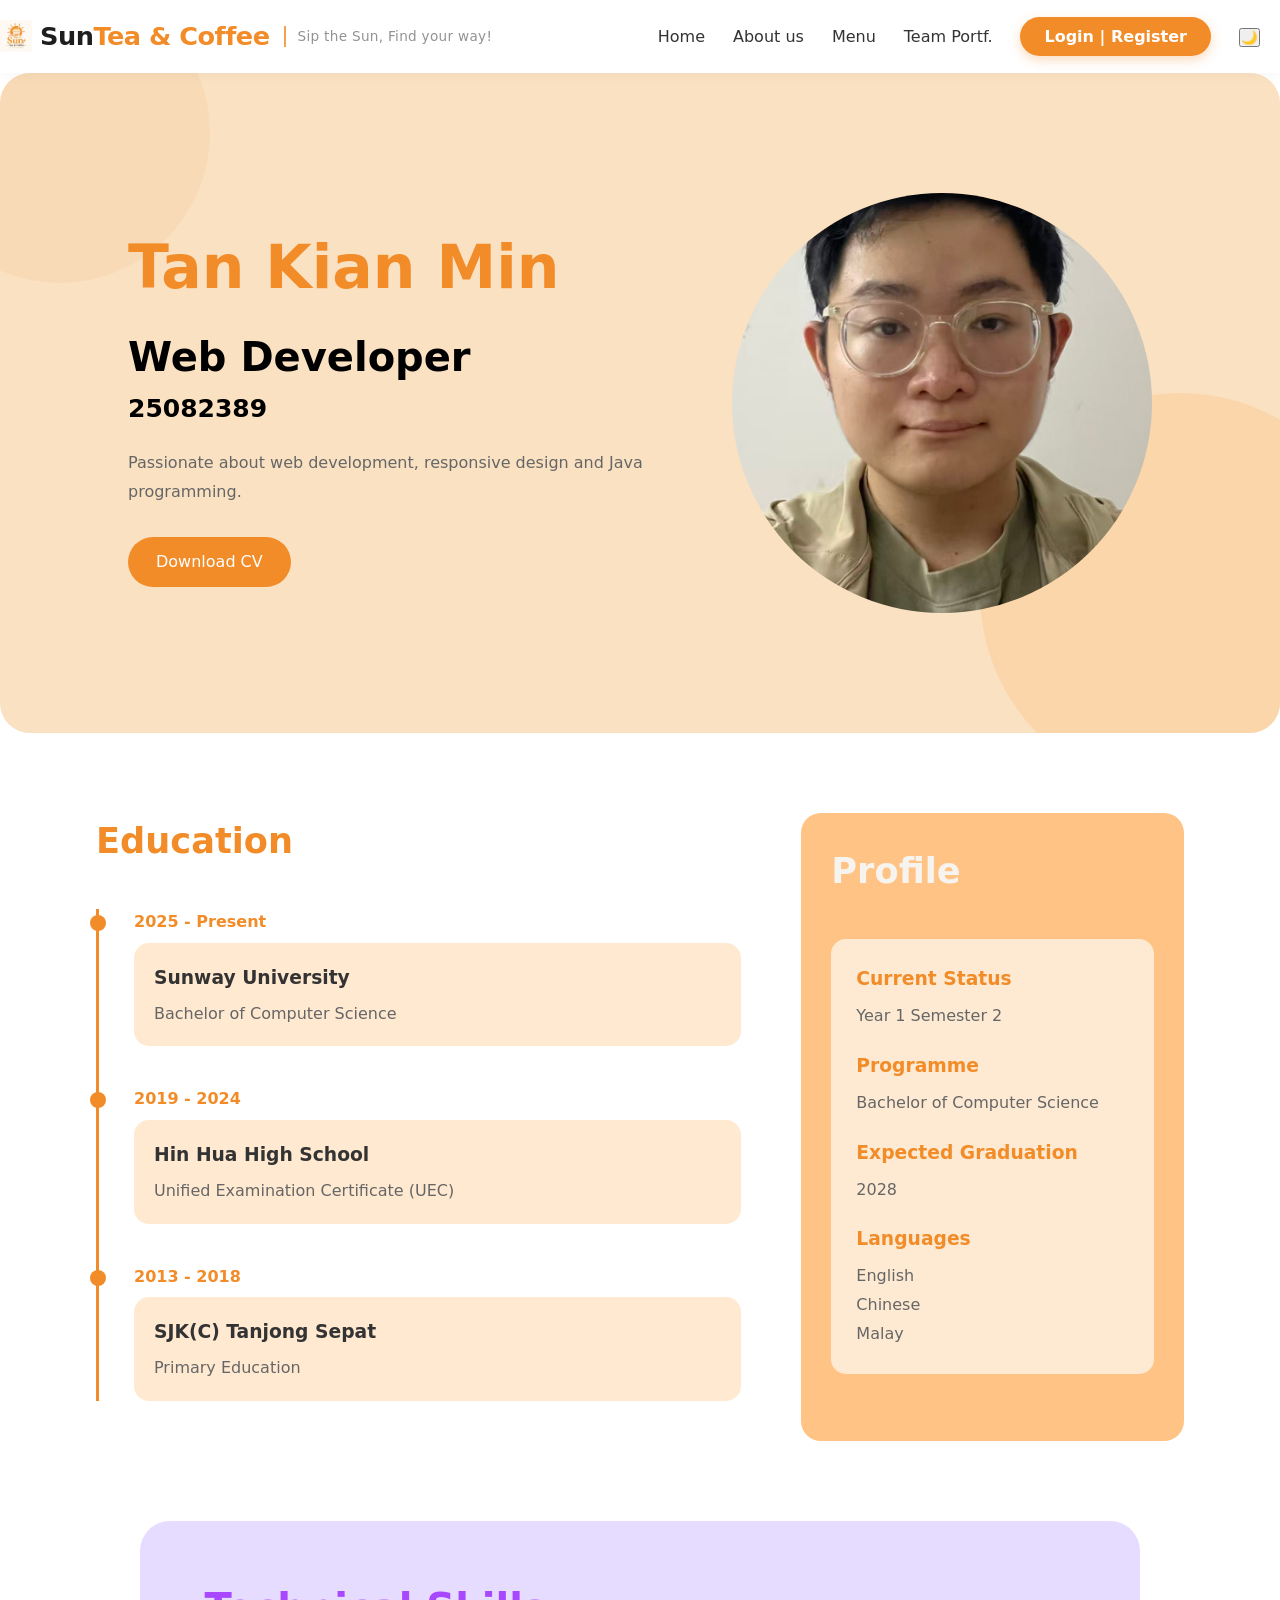
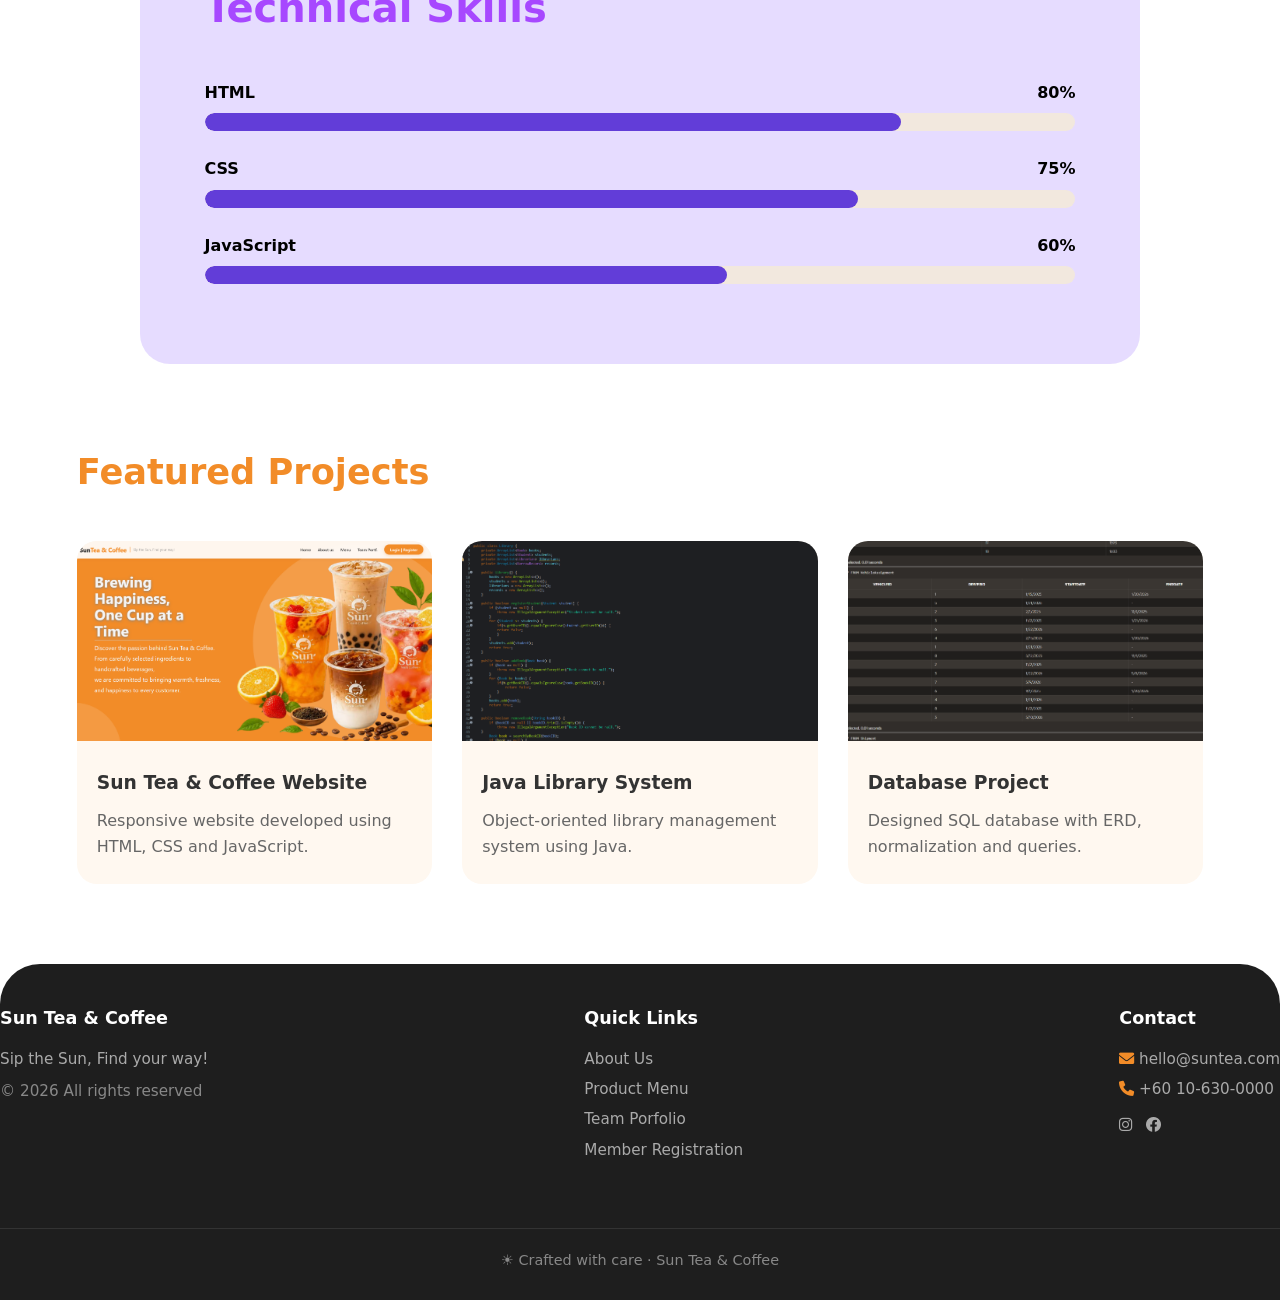
<file: portfolio/Tan_Kian_Min/tan-kian-min.html>
<!DOCTYPE html>
<html lang="en">
<head>
    <meta charset="UTF-8">
    <meta name="viewport" content="width=device-width, initial-scale=1.0">
    <title>Team · Tan Kian Min</title>
    <link rel="stylesheet" href="https://cdnjs.cloudflare.com/ajax/libs/font-awesome/6.0.0-beta3/css/all.min.css">
    <link rel="stylesheet" href="tan-kian-min.css">
</head>
<body>
    <!-- ========== Navbar ========== -->
   <header class="navbar">
        <div class="container">
            <a href="../../html/home.html" class="logo">
                <img src="../../img/logo.png" alt="Logo" class="logo-icon">
                <span class="logo-text">Sun<span>Tea & Coffee</span></span>
                <span class="slogan-tag">Sip the Sun, Find your way!</span>
            </a>
            <button class="menu-toggle" id="menuToggle" aria-label="Menu">
                <i class="fas fa-bars"></i>
            </button>
            <ul class="nav-links" id="navLinks">
                <li><a href="../../html/home.html">Home</a></li>
                <li><a href="../../html/about.html">About us</a></li>
                <li><a href="../../html/menu.html">Menu</a></li>
                <li><a href="../../html/team.html">Team Portf.</a></li>
                <li><a href="../../html/member.html" class="nav-cta">Login | Register</a></li>
                <li><button id="themeToggle">🌙</button></li>
            </ul>
        </div>
    </header>

    <main>
    <!-- ========== Hero ========== -->
        <section class="hero">
            <div class="circle1"></div>
            <div class="circle2"></div>
            <div class="hero-text">
                <h1>Tan Kian Min</h1>
                <h2>Web Developer</h2>
                <h3>25082389</h3>
                <p>
                    Passionate about web development,
                    responsive design and Java programming.
                </p>
                <a href="#" class="cv">Download CV</a>
            </div>
            <div class="hero-image">
                <img src="../../img/kianmin-portfolio.jpg" alt="Tan Kian Min">
            </div>
        </section>

<!-- ========== education ========== -->
<section class="education">
    <div class="education-left">
        <h2>Education</h2>
        <div class="timeline">
            <div class="timeline-item">
                <div class="tdate">2025 - Present</div>
                <div class="tcontent">
                    <h3>Sunway University</h3>
                    <p>Bachelor of Computer Science</p >
                </div>
            </div>
            <div class="timeline-item">
                <div class="tdate">2019 - 2024</div>
                <div class="tcontent">
                    <h3>Hin Hua High School</h3>
                    <p>Unified Examination Certificate (UEC)</p >
                </div>
            </div>
            <div class="timeline-item">
                <div class="tdate">2013 - 2018</div>
                <div class="tcontent">
                    <h3>SJK(C) Tanjong Sepat</h3>
                    <p>Primary Education</p >
                </div>
            </div>
        </div>
    </div>

    <div class="education-right">
        <h2>Profile</h2>
        <div class="profile">
            <h3>Current Status</h3>
            <p>Year 1 Semester 2</p>

                <h3>Programme</h3>
                <p>Bachelor of Computer Science</p>

                <h3>Expected Graduation</h3>
                <p>2028</p>

                <h3>Languages</h3>
                <p>English</p>
                <p>Chinese</p>
                <p>Malay</p>
        </div>
    </div>
</section>


<!-- ========== skills ========== -->
<section class="skills">
    <div class="skills-container">
    <h2>Technical Skills</h2>
        <div class="skill">
            <div class="skill-info">
                <span>HTML</span>
                <span>80%</span>
            </div>
            <div class="skill-bar">
                <div class="skill-fill html"></div>
            </div>
        </div>
        <div class="skill">
            <div class="skill-info">
                <span>CSS</span>
                <span>75%</span>
            </div>
            <div class="skill-bar">
                <div class="skill-fill css"></div>
            </div>
        </div>
        <div class="skill">
            <div class="skill-info">
                <span>JavaScript</span>
                <span>60%</span>
            </div>
            <div class="skill-bar">
                <div class="skill-fill js"></div>
            </div>
        </div>
    </div>
</section>

<!-- ========== Featured Project ========== -->
<section class="projects">
    <h2>Featured Projects</h2>
    <div class="project-container">
        <div class="project-card">
            <img src="../../img/portfolio-aboutus.png" alt="Project 1">
            <h3>Sun Tea & Coffee Website</h3>
            <p>Responsive website developed using HTML, CSS and JavaScript.</p >
        </div>
        <div class="project-card">
            <img src="../../img/portfolio-java.png" alt="Project 2">
            <h3>Java Library System</h3>
            <p>Object-oriented library management system using Java.</p >
        </div>
        <div class="project-card">
            <img src="../../img/portfolio-sql.png" alt="Project 3">
            <h3>Database Project</h3>
            <p>Designed SQL database with ERD, normalization and queries.</p >
        </div>
    </div>
</section>
    </main>

    <!-- ========== Footer ========== -->
    <footer class="footer">
        <div class="container">
            <div class="footer-col">
                <h4>Sun Tea & Coffee</h4>
                <p>Sip the Sun, Find your way!</p>
                <p style="margin-top:8px; color:#888;">© 2026 All rights reserved</p>
            </div>
            <div class="footer-col">
                <h4>Quick Links</h4>
                <a href="../../html/about.html">About Us</a>
                <a href="../../html/menu.html">Product Menu</a>
                <a href="../../html/team.html">Team Porfolio</a>
                <a href="../../html/member.html">Member Registration</a>
            </div>
            <div class="footer-col">
                <h4>Contact</h4>
                <p><i class="fas fa-envelope" style="color:var(--primary);"></i> hello@suntea.com</p>
                <p><i class="fas fa-phone" style="color:var(--primary);"></i> +60 10-630-0000</p>
                <div style="display:flex; gap:14px; margin-top:12px; font-size:1.4rem;">
                    <a href="https://www.instagram.com/sunteacoffee" style="color:#aaa;"><i class="fab fa-instagram"></i></a>
                    <a href="https://www.facebook.com/share/1DVkEmbE5W/?mibextid=wwXIfr" style="color:#aaa;"><i class="fab fa-facebook"></i></a>
                </div>
            </div>
            <div class="footer-bottom">
                <span>☀️ Crafted with care · Sun Tea & Coffee</span>
            </div>
        </div>
    </footer>
    <script src="../../js/main.js"></script>
</body>
</file>
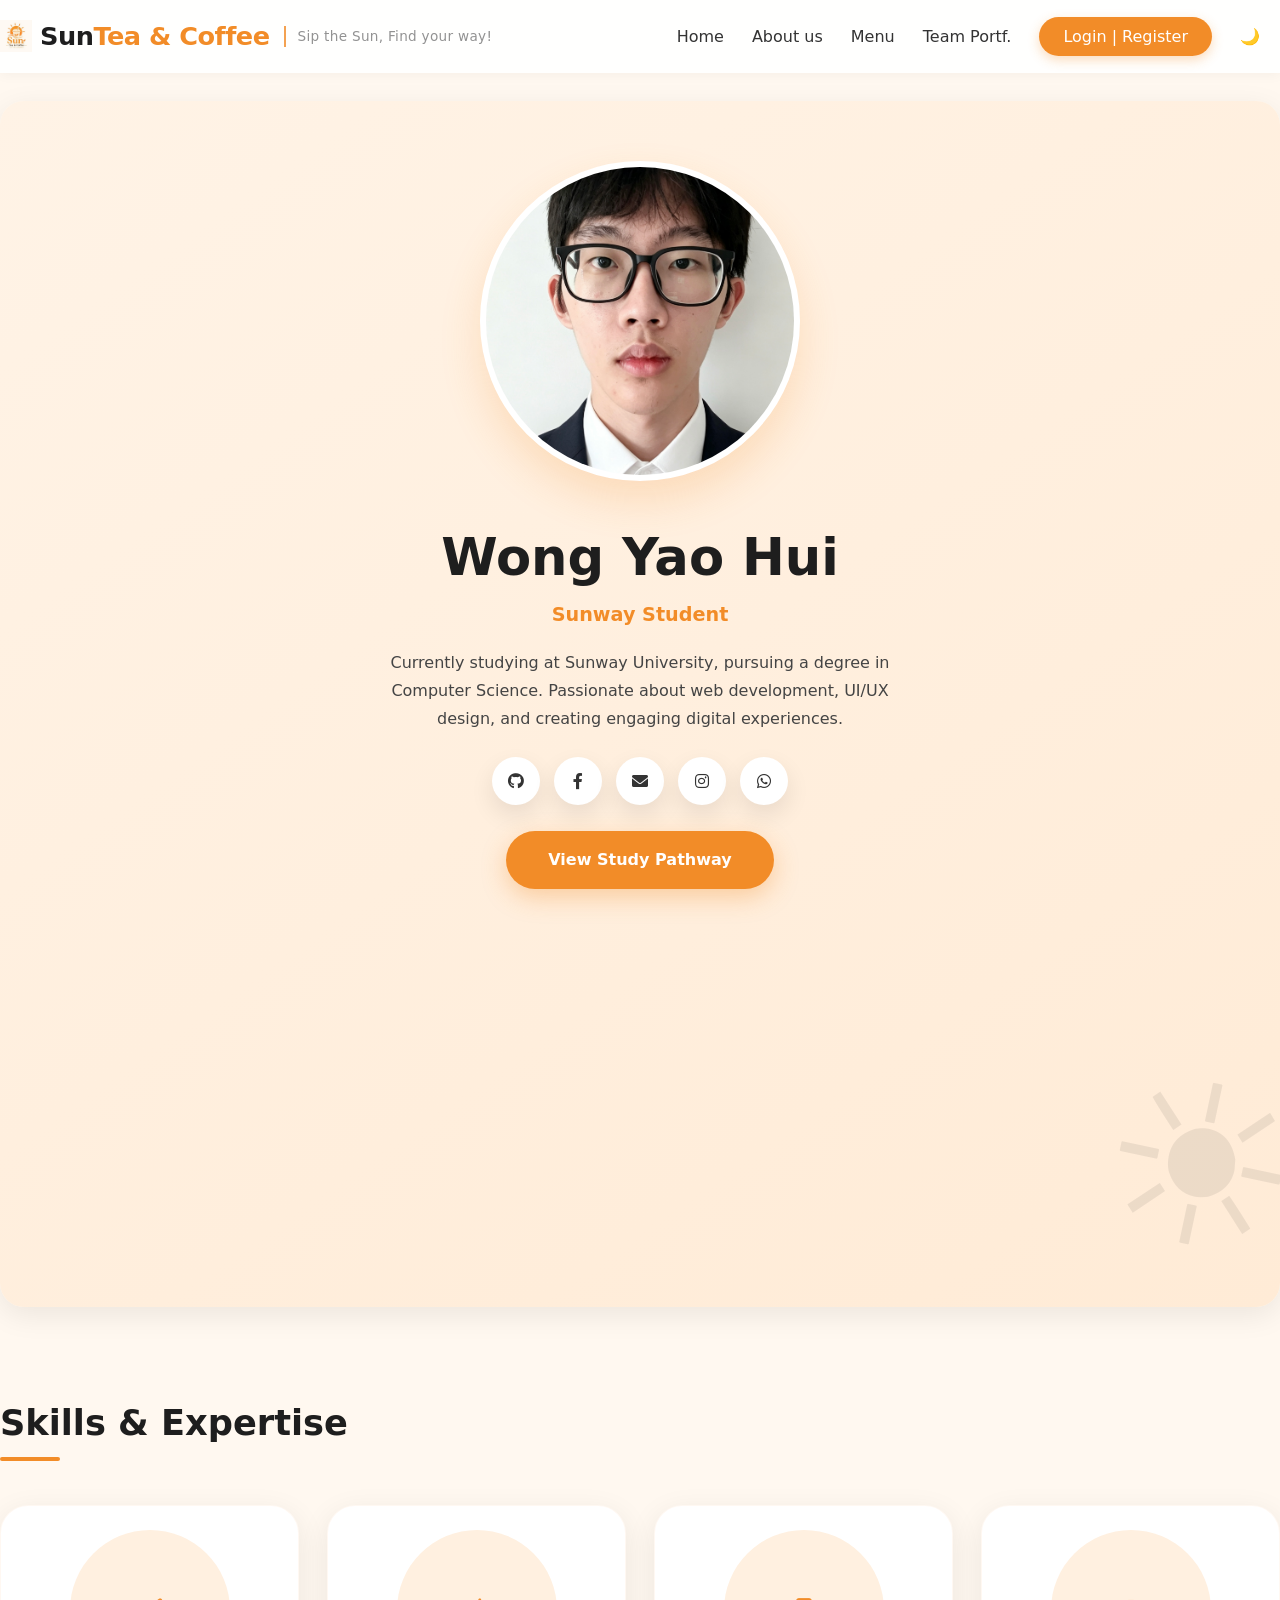
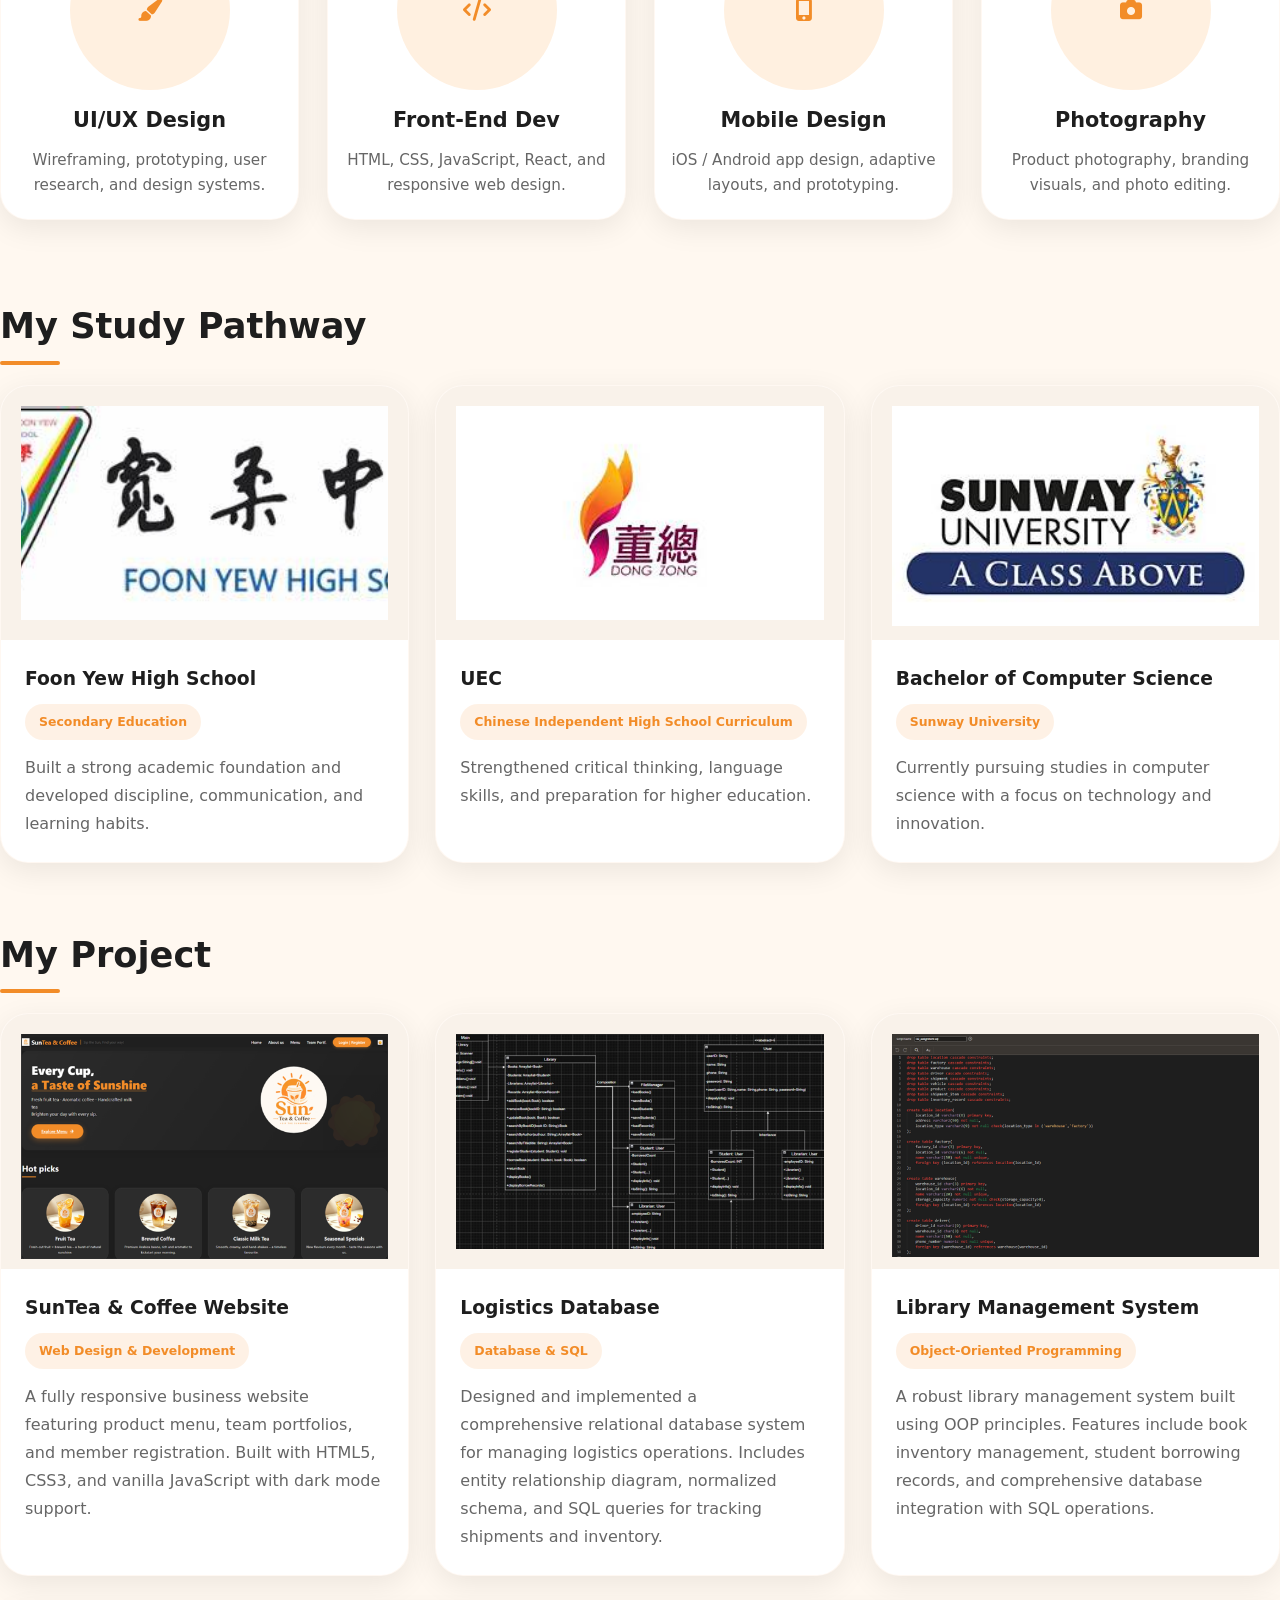
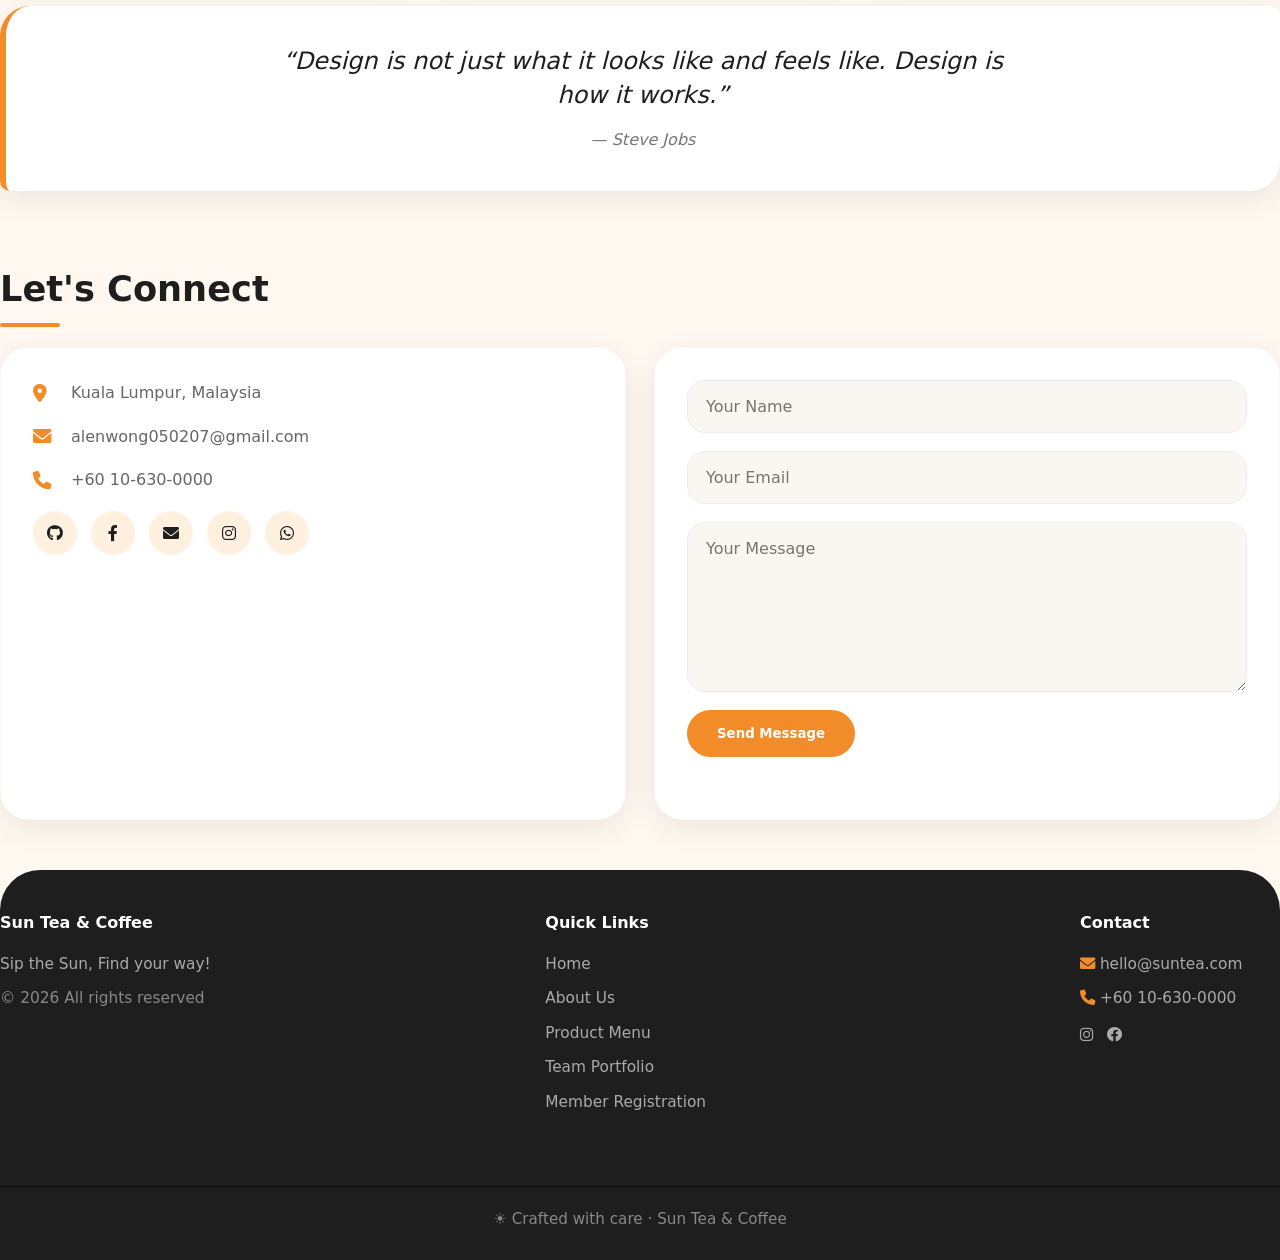
<file: portfolio/Wong_Yao_Hui/wong-yao-hui.html>
<!DOCTYPE html>
<html lang="en">
<head>
    <meta charset="UTF-8">
    <meta name="viewport" content="width=device-width, initial-scale=1.0">
    <title>Sun Tea & Coffee · Portfolio</title>
    <link rel="stylesheet" href="https://cdnjs.cloudflare.com/ajax/libs/font-awesome/6.0.0-beta3/css/all.min.css">
    <link rel="stylesheet" href="wong-yao-hui.css">
</head>
<body>

    <header class="navbar">
        <div class="container">
            <a href="../../html/home.html" class="logo">
                <img src="../../img/logo.png" alt="Logo" class="logo-icon">
                <span class="logo-text">Sun<span>Tea & Coffee</span></span>
                <span class="slogan-tag">Sip the Sun, Find your way!</span>
            </a>

            <button class="menu-toggle" id="menuToggle" aria-label="Menu">
                <i class="fas fa-bars"></i>
            </button>

            <ul class="nav-links" id="navLinks">
                <li><a href="../../html/home.html">Home</a></li>
                <li><a href="../../html/about.html">About us</a></li>
                <li><a href="../../html/menu.html">Menu</a></li>
                <li><a href="../../html/team.html">Team Portf.</a></li>
                <li><a href="../../html/member.html" class="nav-cta">Login | Register</a></li>
                <li><button id="themeToggle">🌙</button></li>
            </ul>
        </div>
    </header>

    
    <main class="container">

        <!-- ===== Hero / Profile Section ===== -->
        <section class="profile-hero">
            <div class="profile-avatar">
                <img src="../../img/YaoHuiprofilepic.jpg" alt="Wong Yao Hui">
                <div class="avatar-fallback">JD</div>
            </div>
            <div class="profile-info">
                <h1>Wong Yao Hui</h1>
                <p class="role">Sunway Student</p>
                <p class="bio">
                    Currently studying at Sunway University, pursuing a degree in Computer Science. Passionate about web development, UI/UX design, and creating engaging digital experiences.
                </p>
                <div class="profile-social">
                    <a href="https://github.com/alenwong050207-blip" target="_blank" rel="noreferrer"><i class="fab fa-github"></i></a>
                    <a href="https://www.facebook.com/share/1CxK66ThEW/?mibextid=wwXIfr" target="_blank" rel="noreferrer"><i class="fab fa-facebook-f"></i></a>
                    <a href="https://mail.google.com/mail/?view=cm&fs=1&to=alenwong050207@gmail.com" target="_blank" rel="noreferrer"><i class="fas fa-envelope"></i></a>
                    <a href="https://www.instagram.com/y_h_w_5_2_7" target="_blank" rel="noreferrer"><i class="fab fa-instagram"></i></a>
                    <a href="https://wa.me/60106300000" target="_blank" rel="noreferrer"><i class="fab fa-whatsapp"></i></a>
                </div>
                <div class="profile-cta">
                    <a href="#study-pathway" class="btn-secondary">View Study Pathway</a>
                </div>
            </div>
        </section>

       
        <section>
            <h2 class="section-title">Skills &amp; Expertise</h2>
            <div class="card-grid">
                <div class="card">
                    <div class="card-icon"><i class="fas fa-paint-brush"></i></div>
                    <h3>UI/UX Design</h3>
                    <p>Wireframing, prototyping, user research, and design systems.</p>
                </div>
                <div class="card">
                    <div class="card-icon"><i class="fas fa-code"></i></div>
                    <h3>Front-End Dev</h3>
                    <p>HTML, CSS, JavaScript, React, and responsive web design.</p>
                </div>
                <div class="card">
                    <div class="card-icon"><i class="fas fa-mobile-alt"></i></div>
                    <h3>Mobile Design</h3>
                    <p>iOS / Android app design, adaptive layouts, and prototyping.</p>
                </div>
                <div class="card">
                    <div class="card-icon"><i class="fas fa-camera"></i></div>
                    <h3>Photography</h3>
                    <p>Product photography, branding visuals, and photo editing.</p>
                </div>
            </div>
        </section>

        <!-- ===== Study Pathway ===== -->
        <section class="projects-section" id="study-pathway">
            <h2 class="section-title">My Study Pathway</h2>
            <div class="projects-grid">
                <div class="project-card">
                    <div class="project-image">
                        <img src="../../img/foonyew-logo.png" alt="Foon Yew High School logo">
                    </div>
                    <div class="project-info">
                        <h3>Foon Yew High School</h3>
                        <p class="project-tag">Secondary Education</p>
                        <p>Built a strong academic foundation and developed discipline, communication, and learning habits.</p>
                    </div>
                </div>

                <div class="project-card">
                    <div class="project-image">
                        <img src="../../img/uec-logo.png" alt="UEC logo">
                    </div>
                    <div class="project-info">
                        <h3>UEC</h3>
                        <p class="project-tag">Chinese Independent High School Curriculum</p>
                        <p>Strengthened critical thinking, language skills, and preparation for higher education.</p>
                    </div>
                </div>

                <div class="project-card">
                    <div class="project-image">
                        <img src="../../img/sunway-logo.png" alt="Sunway University logo">
                    </div>
                    <div class="project-info">
                        <h3>Bachelor of Computer Science</h3>
                        <p class="project-tag">Sunway University</p>
                        <p>Currently pursuing studies in computer science with a focus on technology and innovation.</p>
                    </div>
                </div>
            </div>
        </section>

        <section class="projects-section" id="my-projects">
            <h2 class="section-title">My Project</h2>
            <div class="projects-grid">
                <article class="project-card">
                    <div class="project-image">
                        <img src="../../img/suntea-website.png" alt="SunTea & Coffee Website">
                    </div>
                    <div class="project-info">
                        <h3>SunTea & Coffee Website</h3>
                        <p class="project-tag">Web Design & Development</p>
                        <p>A fully responsive business website featuring product menu, team portfolios, and member registration. Built with HTML5, CSS3, and vanilla JavaScript with dark mode support.</p>
                    </div>
                </article>

                <article class="project-card">
                    <div class="project-image">
                        <img src="../../img/logistics-database.png" alt="Logistics Database Schema">
                    </div>
                    <div class="project-info">
                        <h3>Logistics Database</h3>
                        <p class="project-tag">Database & SQL</p>
                        <p>Designed and implemented a comprehensive relational database system for managing logistics operations. Includes entity relationship diagram, normalized schema, and SQL queries for tracking shipments and inventory.</p>
                    </div>
                </article>

                <article class="project-card">
                    <div class="project-image">
                        <img src="../../img/library-system.png" alt="Library Management System">
                    </div>
                    <div class="project-info">
                        <h3>Library Management System</h3>
                        <p class="project-tag">Object-Oriented Programming</p>
                        <p>A robust library management system built using OOP principles. Features include book inventory management, student borrowing records, and comprehensive database integration with SQL operations.</p>

                    </div>
                </article>
            </div>
        </section>

        <div class="quote-banner">
            <blockquote>
                “Design is not just what it looks like and feels like. Design is how it works.”
            </blockquote>
            <cite>— Steve Jobs</cite>
        </div>

        <!-- ===== Contact / Let's Connect ===== -->
        <section>
            <h2 class="section-title">Let's Connect</h2>
            <div class="contact-wrapper">
                <div class="contact-info">
                    <p><i class="fas fa-map-marker-alt"></i> Kuala Lumpur, Malaysia</p>
                    <p><i class="fas fa-envelope"></i> alenwong050207@gmail.com</p>
                    <p><i class="fas fa-phone"></i> +60 10-630-0000</p>
                    <div class="contact-social">
                        <a href="https://github.com/alenwong050207-blip" target="_blank" rel="noreferrer"><i class="fab fa-github"></i></a>
                        <a href="https://www.facebook.com/share/1CxK66ThEW/?mibextid=wwXIfr" target="_blank" rel="noreferrer"><i class="fab fa-facebook-f"></i></a>
                        <a href="https://mail.google.com/mail/?view=cm&fs=1&to=alenwong050207@gmail.com" target="_blank" rel="noreferrer"><i class="fas fa-envelope"></i></a>
                        <a href="https://www.instagram.com/y_h_w_5_2_7" target="_blank" rel="noreferrer"><i class="fab fa-instagram"></i></a>
                        <a href="https://wa.me/60106300000" target="_blank" rel="noreferrer"><i class="fab fa-whatsapp"></i></a>
                    </div>
                </div>
                <form class="contact-form" id="contactForm">
                    <input type="text" id="name" name="name" placeholder="Your Name" required>
                    <input type="email" id="email" name="email" placeholder="Your Email" required>
                    <textarea rows="4" id="message" name="message" placeholder="Your Message" required></textarea>
                    <button type="submit" class="submit-btn">Send Message</button>
                    <p id="formStatus" aria-live="polite" style="margin-top: 12px; color: #2e8b57; font-weight: 600;"></p>
                </form>
            </div>
        </section>

    </main>

   
    <footer class="footer">
        <div class="container">
            <div class="footer-col">
                <h4>Sun Tea & Coffee</h4>
                <p>Sip the Sun, Find your way!</p>
                <p style="margin-top:8px; color:#888;">© 2026 All rights reserved</p>
            </div>
            <div class="footer-col">
                <h4>Quick Links</h4>
                <a href="../../html/home.html">Home</a>
                <a href="../../html/about.html">About Us</a>
                <a href="../../html/menu.html">Product Menu</a>
                <a href="../../html/team.html">Team Portfolio</a>
                <a href="../../html/member.html">Member Registration</a>
            </div>
            <div class="footer-col">
                <h4>Contact</h4>
                <p><i class="fas fa-envelope" style="color:var(--primary);"></i> hello@suntea.com</p>
                <p><i class="fas fa-phone" style="color:var(--primary);"></i> +60 10-630-0000</p>
                <div style="display:flex; gap:14px; margin-top:12px; font-size:1.4rem;">
                    <a href="https://www.instagram.com/sunteacoffee" style="color:#aaa;"><i class="fab fa-instagram"></i></a>
                    <a href="https://www.facebook.com/share/1DVkEmbE5W/?mibextid=wwXIfr" style="color:#aaa;"><i class="fab fa-facebook"></i></a>
                </div>
            </div>
            <div class="footer-bottom">
                <span>☀️ Crafted with care · Sun Tea & Coffee</span>
            </div>
        </div>
    </footer>

    <!-- ========== JavaScript ========== -->
    <script src="../../js/main.js"></script>
    <script>
        const contactForm = document.getElementById('contactForm');
        const formStatus = document.getElementById('formStatus');

        if (contactForm && formStatus) {
            contactForm.addEventListener('submit', function (event) {
                event.preventDefault();

                const name = document.getElementById('name').value.trim();
                const email = document.getElementById('email').value.trim();
                const message = document.getElementById('message').value.trim();

                if (!name || !email || !message) {
                    formStatus.textContent = 'Please fill in your name, email, and message.';
                    formStatus.style.color = '#d9534f';
                    return;
                }

                formStatus.textContent = 'Message sent successfully! Thank you for reaching out.';
                formStatus.style.color = '#2e8b57';
                contactForm.reset();
            });
        }
    </script>
</body>
</html>
</file>
<file: css/home.css>
:root {
    --primary: #6C63FF;          /* moonlight purple */
    --primary-light: #8D86FF;
    --primary-dark: #4E48CC;
}
body {
    background-color: #F4F4FF; /* moonlight tone */
}
.hero {
    background: linear-gradient(145deg, #dcdcff 0%, #c8c8ff 100%);
}
.hero::before {
    content: '🌙';
}
.hero-content h1 .highlight::after {
    background: rgba(108, 99, 255, 0.25); /* moon glow */
}
#story {
    background: #F4F4FF;
}
.story-line {
    background:#6C63FF;
}
.history-title h2 { color:#6C63FF; }
.history-container { background:#DCD9FF; }
.dot { box-shadow:0 0 0 3px #6C63FF; }
.timeline-item.active .dot { background:#6C63FF; }
.location-tag { background:#6C63FF; }
.why-title h2 { color:#6C63FF; }
.why-card h3 { color:#6C63FF; }
.mission-title h2 { color:#6C63FF; }
.mission-box h3 { color:#6C63FF; }
.divider { background:#8D86FF; }
#terms { background:#DCD9FF; }
.terms-title h2 { color:#6C63FF; }
.term-number { color:#6C63FF; }
body.dark .why-card h3 { color:#6C63FF; }
body.dark .mission-box h3 { color:#6C63FF; }
body.dark .terms-title h2 { color:#6C63FF; }
</file>
<file: css/member.css>
* {
    margin: 0;
    padding: 0;
    box-sizing: border-box;
    font-family: 'Segoe UI', Roboto, system-ui, -apple-system, sans-serif;
}

:root {
    --primary: #F28C28;
    --primary-light: #f8a85a;
    --primary-dark: #d97a1e;
    --secondary: #FFF8F0;
    --white: #ffffff;
    --gray-light: #f5f0eb;
    --text-dark: #1e1e1e;
    --error-red: #e74c3c;
    --success-green: #2ecc71;
    --shadow: 0 8px 30px rgba(0, 0, 0, 0.08);
    --radius: 24px;
}

body {
    background-color: #FFF8F0;
    color: #2d2d2d;
    line-height: 1.6;
}

.container {
    width: 100%;
    max-width: 1800px;
    margin: 0 auto;
}

/* --- Navbar --- */
.navbar {
    background-color: rgba(255, 255, 255, 0.92);
    box-shadow: 0 2px 12px rgba(0, 0, 0, 0.04);
    padding: 16px 0;
    position: sticky;
    top: 0;
    z-index: 100;
    backdrop-filter: blur(6px);
}
.navbar .container {
    display: flex;
    justify-content: space-between;
    align-items: center;
    flex-wrap: wrap;
}
.logo {
    display: flex;
    align-items: center;
    gap: 8px;
    text-decoration: none;
}
.logo-icon {
    height: 2rem;
    width: auto;
    object-fit: contain;
}
.logo-text {
    font-size: 1.6rem;
    font-weight: 700;
    color: var(--text-dark);
    letter-spacing: -0.5px;
}
.logo-text span {
    color: var(--primary);
}
.slogan-tag {
    font-size: 0.85rem;
    color: #777;
    font-weight: 400;
    margin-left: 6px;
    border-left: 2px solid var(--primary);
    padding-left: 12px;
    opacity: 0.8;
}
.nav-links {
    display: flex;
    align-items: center;
    gap: 28px;
    list-style: none;
    font-weight: 500;
}
.nav-links a {
    text-decoration: none;
    color: #333;
    font-size: 1rem;
    transition: color 0.2s;
    position: relative;
}
.nav-links a::after {
    content: '';
    position: absolute;
    bottom: -6px;
    left: 0;
    width: 0;
    height: 2.5px;
    background: var(--primary);
    border-radius: 4px;
    transition: width 0.25s;
}
.nav-links a:hover {
    color: var(--primary);
}
.nav-links a:hover::after {
    width: 100%;
}
.nav-cta {
    background: var(--primary);
    color: white !important;
    padding: 10px 24px;
    border-radius: 40px;
    font-weight: 600;
    transition: background 0.25s, transform 0.1s;
    box-shadow: 0 4px 12px rgba(242, 140, 40, 0.3);
}
.nav-cta::after {
    display: none !important;
}
.menu-toggle {
    display: none;
    font-size: 1.8rem;
    background: none;
    border: none;
    color: var(--text-dark);
    cursor: pointer;
    padding: 4px 8px;
}

#themeToggle{
    margin-right: 20px;
    cursor: pointer;
}

/* --- Hero --- */
.member-hero {
    background: linear-gradient(145deg, #fff3e6 0%, #ffebd6 100%);
    border-radius: var(--radius);
    margin: 28px 0 20px;
    padding: 40px 30px;
    text-align: center;
    box-shadow: var(--shadow);
}
.member-hero-content h1 {
    font-size: 2.5rem;
    font-weight: 800;
    color: var(--text-dark);
    margin-bottom: 8px;
}
.member-hero-content .highlight {
    color: var(--primary);
}
.member-hero-content p {
    font-size: 1.1rem;
    color: #555;
    max-width: 600px;
    margin: 0 auto;
}

/* --- Auth Card & Form Section --- */
.auth-card {
    background: var(--white);
    max-width: 680px;
    margin: 0 auto 50px;
    border-radius: 28px;
    padding: 36px 40px;
    box-shadow: var(--shadow);
    border: 1px solid rgba(242, 140, 40, 0.1);
}
.auth-tabs {
    display: flex;
    background: var(--gray-light);
    border-radius: 50px;
    padding: 6px;
    margin-bottom: 32px;
}
.tab-btn {
    flex: 1;
    padding: 12px 20px;
    border: none;
    border-radius: 40px;
    background: transparent;
    font-size: 1rem;
    font-weight: 600;
    color: #666;
    cursor: pointer;
    transition: all 0.25s ease;
}
.tab-btn.active {
    background: var(--white);
    color: var(--primary);
    box-shadow: 0 4px 12px rgba(0, 0, 0, 0.06);
}

/* Dark mode overrides for auth */
body.dark .auth-card{
    background: #1f1f1f;
    border-color: #333;
    color: #eaeaea;
}

body.dark .auth-tabs{
    background: #262626;
}

body.dark .tab-btn.active{
    background: #333;
    color: var(--primary);
    box-shadow: none;
}

/* Auth Forms Controls */
.auth-form {
    display: none;
}
.auth-form.active-form {
    display: block;
    animation: fadeIn 0.3s ease-in-out;
}

@keyframes fadeIn {
    from { opacity: 0; transform: translateY(8px); }
    to { opacity: 1; transform: translateY(0); }
}

/* Progress Indicator */
.progress-indicator {
    display: flex;
    align-items: center;
    justify-content: space-between;
    margin-bottom: 36px;
    padding: 0 10px;
}
.progress-step {
    display: flex;
    flex-direction: column;
    align-items: center;
    gap: 6px;
    position: relative;
    z-index: 2;
}
.step-circle {
    width: 44px;
    height: 44px;
    border-radius: 50%;
    background: var(--gray-light);
    color: #888;
    display: flex;
    align-items: center;
    justify-content: center;
    font-size: 1.1rem;
    transition: all 0.3s ease;
}
.step-label {
    font-size: 0.85rem;
    font-weight: 600;
    color: #888;
}
.progress-line {
    flex: 1;
    height: 3px;
    background: var(--gray-light);
    margin: 0 10px;
    transform: translateY(-12px);
    transition: background 0.3s ease;
}
.progress-step.active .step-circle {
    background: var(--primary);
    color: var(--white);
    box-shadow: 0 4px 12px rgba(242, 140, 40, 0.4);
}
.progress-step.active .step-label {
    color: var(--primary-dark);
}
.progress-step.completed .step-circle {
    background: var(--primary-dark);
    color: var(--white);
}

/* Step Content Controls */
.form-step {
    display: none;
}
.form-step.active {
    display: block;
    animation: fadeIn 0.25s ease;
}
.step-title {
    font-size: 1.3rem;
    font-weight: 700;
    color: var(--text-dark);
    margin-bottom: 20px;
    border-left: 4px solid var(--primary);
    padding-left: 10px;
}

/* Input Fields & Validation */
.form-group {
    margin-bottom: 20px;
}
.form-group label {
    display: block;
    font-size: 0.95rem;
    font-weight: 600;
    color: #333;
    margin-bottom: 6px;
}
.required {
    color: var(--error-red);
}
.input-wrapper {
    position: relative;
    display: flex;
    align-items: center;
}
.input-icon {
    position: absolute;
    left: 16px;
    color: #999;
    font-size: 1rem;
}
.input-wrapper input,
.input-wrapper select {
    width: 100%;
    padding: 12px 16px 12px 44px;
    border: 1.5px solid #e2d9d0;
    border-radius: 12px;
    background: var(--secondary);
    font-size: 0.95rem;
    color: var(--text-dark);
    outline: none;
    transition: all 0.25s ease;
}
.input-wrapper input:focus,
.input-wrapper select:focus {
    border-color: var(--primary);
    background: var(--white);
    box-shadow: 0 0 0 3px rgba(242, 140, 40, 0.15);
}
.input-wrapper input.input-error,
.input-wrapper select.input-error {
    border-color: var(--error-red);
    background: #fff5f5;
}
.error-msg {
    color: var(--error-red);
    font-size: 0.82rem;
    margin-top: 4px;
    display: block;
    min-height: 18px;
}

/* Checkbox Styling */
.checkbox-group {
    margin-top: 10px;
}
.custom-checkbox-label {
    display: flex;
    align-items: flex-start;
    gap: 10px;
    font-weight: 400 !important;
    cursor: pointer;
    font-size: 0.9rem;
    color: #555;
}
.custom-checkbox-label input {
    margin-top: 3px;
    accent-color: var(--primary);
    width: 16px;
    height: 16px;
}
.inline-link {
    color: var(--primary-dark);
    text-decoration: underline;
}

/* Buttons and Navigation Controls */
.form-navigation {
    display: flex;
    justify-content: space-between;
    gap: 12px;
    margin-top: 28px;
    padding-top: 20px;
    border-top: 1px solid #f0e6dd;
}
.btn {
    padding: 12px 28px;
    border-radius: 40px;
    border: none;
    font-size: 1rem;
    font-weight: 600;
    cursor: pointer;
    transition: all 0.25s ease;
    display: inline-flex;
    align-items: center;
    gap: 8px;
}
.btn-primary {
    background: var(--primary);
    color: var(--white);
    box-shadow: 0 4px 16px rgba(242, 140, 40, 0.3);
}
.btn-primary:hover {
    background: var(--primary-dark);
    transform: translateY(-2px);
}
.btn-secondary {
    background: var(--gray-light);
    color: #555;
}
.btn-secondary:hover {
    background: #eadacc;
}
.btn-block {
    width: 100%;
    justify-content: center;
    margin-top: 10px;
}

/* Login Subtext */
.login-subtext {
    color: #666;
    margin-bottom: 24px;
    font-size: 0.95rem;
}

/* Dynamic Greeting Box (Post-Login / Post-Register UI) */
.greeting-box {
    text-align: center;
    padding: 30px 20px;
}
.greeting-box.hidden {
    display: none;
}
.greeting-icon {
    font-size: 3.5rem;
    color: var(--primary);
    margin-bottom: 12px;
    animation: pulse 2s infinite;
}
@keyframes pulse {
    0% { transform: scale(1); }
    50% { transform: scale(1.08); }
    100% { transform: scale(1); }
}
.greeting-box h2 {
    font-size: 1.8rem;
    color: var(--text-dark);
    margin-bottom: 6px;
}
.greeting-box p {
    color: #666;
    font-size: 1rem;
}
.member-stats {
    display: flex;
    justify-content: center;
    gap: 24px;
    margin: 28px 0;
}
.stat-item {
    background: var(--secondary);
    padding: 16px 28px;
    border-radius: 20px;
    border: 1px solid rgba(242, 140, 40, 0.15);
}
.stat-number {
    display: block;
    font-size: 1.8rem;
    font-weight: 800;
    color: var(--primary-dark);
}
.stat-label {
    font-size: 0.85rem;
    color: #777;
    text-transform: uppercase;
    letter-spacing: 0.5px;
}

/* --- Footer --- */
.footer {
    background: #0b0b0b;
    color: #ccc;
    padding: 40px 0 28px;
    margin-top: 50px;
    border-radius: 40px 40px 0 0;
}
.footer .container {
    display: flex;
    flex-wrap: wrap;
    justify-content: space-between;
    gap: 30px;
}
.footer-col h4 {
    color: white;
    font-size: 1.1rem;
    margin-bottom: 14px;
}
.footer-col p, .footer-col a {
    color: #aaa;
    text-decoration: none;
    display: block;
    margin-bottom: 6px;
    font-size: 0.95rem;
}
.footer-col a:hover {
    color: var(--primary);
}
.footer-bottom {
    border-top: 1px solid #0b0b0b;
    margin-top: 30px;
    padding-top: 20px;
    text-align: center;
    font-size: 0.9rem;
    color: #888;
    width: 100%;
}

@media screen and (max-width: 768px) {
    .menu-toggle {
        display: block;
    }
    .nav-links {
        display: none;
        flex-direction: column;
        width: 100%;
        gap: 14px;
        padding: 20px 0 10px;
        border-top: 1px solid #eee;
        margin-top: 16px;
    }
    .nav-links.active {
        display: flex;
    }
    .auth-card {
        padding: 24px 20px;
        margin: 0 10px 40px;
    }
    .member-hero-content h1 {
        font-size: 1.8rem;
    }
    .step-label {
        font-size: 0.75rem;
    }
    .progress-line {
        margin: 0 4px;
    }
    .member-stats {
        flex-direction: column;
        gap: 12px;
    }
}

@media screen and (max-width: 480px) {
    .step-circle {
        width: 36px;
        height: 36px;
        font-size: 0.9rem;
    }
    .btn {
        padding: 10px 18px;
        font-size: 0.9rem;
    }
}

/*-----------------Dark Theme-----------------*/
body.dark{
    background:#1f1f1f;
    color:white;
}

body.dark .container{
    background:#1f1f1f;
    margin:0;
}

/* Navbar */
body.dark .navbar{
    background:#222;
}

body.dark .logo-text{
    color:white;
}

body.dark .slogan-tag{
    color:#ccc;
}

body.dark .nav-links a{
    color:white;
}

/* Hero */
body.dark .member-hero{
    background:linear-gradient(145deg,#2b2b2b,#1f1f1f);
    margin-top:0;
}

body.dark .member-hero-content h1{
    color:white;
}

body.dark .member-hero-content p{
    color:#ddd;
}

/* Login Card */
body.dark .auth-card{
    background:#2c2c2c;
    border-color:#444;
}

body.dark .tab-btn{
    color:#ccc;
}

body.dark .tab-btn.active{
    background:#3a3a3a;
    color:var(--primary);
}

body.dark .step-title{
    color:white;
}

body.dark .form-group label{
    color:white;
}

body.dark .login-subtext{
    color:#ddd;
}

/* Input */
body.dark .input-wrapper input,
body.dark .input-wrapper select{
    background:#3a3a3a;
    color:white;
    border-color:#555;
}

body.dark .input-wrapper input::placeholder{
    color:#aaa;
}

body.dark .input-wrapper input:focus,
body.dark .input-wrapper select:focus{
    background:#444;
}

body.dark .input-icon{
    color:#bbb;
}

/* Checkbox */
body.dark .custom-checkbox-label{
    color:#ddd;
}

/* Buttons */
body.dark .btn-secondary{
    background:#444;
    color:white;
}

body.dark .btn-secondary:hover{
    background:#555;
}

/* Greeting */
body.dark .greeting-box h2{
    color:white;
}

body.dark .greeting-box p{
    color:#ddd;
}

body.dark .stat-item{
    background:#3a3a3a;
    border-color:#555;
}

body.dark .stat-label{
    color:#ccc;
}

/* Footer */
body.dark .footer{
    background:#0b0b0b;
}

body.dark .footer h4{
    color:white;
}

body.dark .footer p,
body.dark .footer a{
    color:#bbb;
}
</file>
<file: css/menu.css>
*{
    margin:0;
    padding:0;
    box-sizing:border-box;
    font-family: 'Segoe UI', Roboto, system-ui, -apple-system, sans-serif;
}
body{
    margin:0;
    overflow-x:hidden;
    line-height:1.6;
}

.container {
    width: 100%;
    max-width: 1800px;
    margin: 0 auto;
}

:root {
    --primary: #F28C28;
    --primary-light: #f8a85a;
    --primary-dark: #d97a1e;
    --secondary: #FFF8F0;
    --white: #ffffff;
    --gray-light: #f5f0eb;
    --text-dark: #1e1e1e;
    --shadow: 0 8px 30px rgba(0, 0, 0, 0.08);
    --radius: 24px;
}

/* --- Navbar --- */
.navbar {
    background-color: var(--white);
    box-shadow: 0 2px 12px rgba(0, 0, 0, 0.04);
    padding: 16px 0;
    position: sticky;
    top: 0;
    z-index: 100;
    backdrop-filter: blur(6px);
    background-color: rgba(255, 255, 255, 0.92);
}
.navbar .container {
    display: flex;
    justify-content: space-between;
    align-items: center;
    flex-wrap: wrap;
}
.logo {
    display: flex;
    align-items: center;
    gap: 8px;
    text-decoration: none;
}
.logo-icon {
    height: 2rem;
    width: auto;
    object-fit: contain;
}
.logo-text {
    font-size: 1.6rem;
    font-weight: 700;
    color: var(--text-dark);
    letter-spacing: -0.5px;
}
.logo-text span {
    color: var(--primary);
}
.slogan-tag {
    font-size: 0.85rem;
    color: #777;
    font-weight: 400;
    margin-left: 6px;
    letter-spacing: 0.3px;
    border-left: 2px solid var(--primary);
    padding-left: 12px;
    opacity: 0.8;
}
.nav-links {
    display: flex;
    align-items: center;
    gap: 28px;
    list-style: none;
    font-weight: 500;
}
.nav-links a {
    text-decoration: none;
    color: #333;
    font-size: 1rem;
    transition: color 0.2s;
    position: relative;
}
.nav-links a::after {
    content: '';
    position: absolute;
    bottom: -6px;
    left: 0;
    width: 0;
    height: 2.5px;
    background: var(--primary);
    border-radius: 4px;
    transition: width 0.25s;
}
.nav-links a:hover {
    color: var(--primary);
}
.nav-links a:hover::after {
    width: 100%;
}
.nav-cta {
    background: var(--primary);
    color: white !important;
    padding: 10px 24px;
    border-radius: 40px;
    font-weight: 600;
    transition: background 0.25s, transform 0.1s;
    box-shadow: 0 4px 12px rgba(242, 140, 40, 0.3);
}
.nav-cta::after {
    display: none !important;
}
.nav-cta:hover {
    background: var(--primary-dark) !important;
    transform: scale(1.02);
    color: white !important;
}
.menu-toggle {
    display: none;
    font-size: 1.8rem;
    background: none;
    border: none;
    color: var(--text-dark);
    cursor: pointer;
    padding: 4px 8px;
}

#themeToggle{
    margin-right: 20px;
    cursor: pointer;
}

/* --- Hero --- */
.menu-hero{
    width:100%;
}

.menu-hero img{
    width:100%;
    display:block;
    object-fit:cover;
}

.menu-poster{
    width:100%;
    display:flex;
}

.menu-poster img{
    width:50%;
    object-fit:cover;
}


/* --- Category --- */
#category{
    padding:80px 8%;
    text-align:center;
}

.c-logo{
    width:130px;
    margin-bottom:15px;
}

#category h2{
    font-size:3rem;
    margin-bottom:40px;
    color:#333;
}
.category-control{
    max-width:900px;
    margin:0 auto 60px;
}
.category-container{
    display:flex;
    justify-content:center;
    align-items:center;
    flex-wrap:nowrap;
    width:100%;
    gap:0;
    margin-bottom:30px;
}

.category-card{
    flex:1;
    min-width:0;
    display:flex;
    justify-content:center;
    align-items:center;
    white-space:nowrap;
    padding:12px 20px;
    border:2px solid #F28C28;
    background:white;
    color:#F28C28;
    cursor:pointer;
}

.category-card:first-child{
    border-radius:40px 0 0 40px;
}

.category-card:last-child{
    border-radius:0 40px 40px 0;
}

.category-card:not(:last-child){
    border-right:none;
}

.category-card:hover,.category-card.active{
    background:#F28C28;
    color:white;
}
.search-sort{
    display:flex;
    gap:20px;
    align-items:center;
    margin-top:30px;
}

#searchBox{
    flex:1;
    padding:14px;
    border:2px solid #ddd;
    border-radius:10px;
}

#sortSelect{
    width:180px;
    padding:14px;
    border:2px solid #ddd;
    border-radius:10px;
}
#product-list{
    display:grid;
    grid-template-columns:repeat(2,1fr);
    gap:30px;
    margin-top:60px;
}

/* --- Menu --- */
#product-list{
    display:grid;
    grid-template-columns:repeat(2,1fr);
    gap:35px;
    margin-top:60px;
}

.product-card{
    background:white;
    border:2px solid #eee;
    border-radius:20px;
    padding:25px;
    text-align:center;
    transition:.3s;
}

.product-card:hover{
    border-color:#F28C28;
    transform:translateY(-5px);
}

.product-card img{
    width:220px;
    height:220px;
    object-fit:contain;
    margin-bottom:15px;
}

.product-card h3{
    font-size:1.5rem;
    color:#333;
    margin-bottom:10px;
}

.product-card p{
    color:#666;
    margin-bottom:15px;
    line-height:1.6;
}

.price{
    display:block;
    font-size:1.3rem;
    font-weight:700;
    color:#F28C28;
}

/* --- Footer --- */
.footer {
    background: #0b0b0b;
    color: #ccc;
    padding: 40px 0 28px;
    margin-top: 50px;
    border-radius: 40px 40px 0 0;
}
.footer .container {
    display: flex;
    flex-wrap: wrap;
    justify-content: space-between;
    gap: 30px;
}
.footer-col h4 {
    color: white;
    font-size: 1.1rem;
    margin-bottom: 14px;
}
.footer-col p, .footer-col a {
    color: #aaa;
    text-decoration: none;
    display: block;
    margin-bottom: 6px;
    font-size: 0.95rem;
}
.footer-col a:hover {
    color: var(--primary);
}
.footer-bottom {
    border-top: 1px solid #0b0b0b;
    margin-top: 30px;
    padding-top: 20px;
    text-align: center;
    font-size: 0.9rem;
    color: #888;
    width: 100%;
}

/* ========== Responsive ========== */
@media (max-width:1024px){

    #category{
        padding:60px 5%;
    }

    #category h2{
        font-size:2.5rem;
    }

    .c-logo{
        width:100px;
    }

    #product-list{
        grid-template-columns:repeat(2,1fr);
        gap:25px;
    }

    .search-sort{
        gap:15px;
    }

    #sortSelect{
        width:150px;
    }
}

@media (max-width:768px){
    .menu-toggle {
        display: block;
    }
    .nav-links {
        display: none;
        flex-direction: column;
        width: 100%;
        gap: 14px;
        padding: 20px 0 10px;
        border-top: 1px solid #eee;
        margin-top: 16px;
    }
    .nav-links.active {
        display: flex;
    }
    .nav-cta {
        width: 100%;
        text-align: center;
    }

    .menu-poster{
        flex-direction:column;
    }

    .menu-poster img{
        width:100%;
    }

    #category{
        padding:50px 20px;
    }

    #category h2{
        font-size:2rem;
    }

    .search-sort{
        flex-direction:column;
        gap:15px;
    }

    #searchBox,
    #sortSelect{
        width:100%;
    }

    #product-list{
        grid-template-columns:repeat(2,1fr);
        gap:20px;
    }

    .footer .container{
        flex-direction:column;
        text-align:center;
    }
}

@media (max-width:480px){

    .logo-text{
        font-size:1.1rem;
    }

    #category h2{
        font-size:1.7rem;
    }

    .c-logo{
        width:80px;
    }

    #product-list{
        grid-template-columns:1fr;
        gap:20px;
    }

    #searchBox,
    #sortSelect{
        padding:12px;
    }

    .footer{
        padding:30px 20px;
    }

    .footer-col{
        margin-bottom:20px;
    }
}

/*-----------------Dark Theme-----------------*/
/* ===== Dark Theme ===== */

body.dark{
    background:#1a1a1a;
    color:#f5f5f5;
}

body.dark .navbar{
    background:#242424;
}

body.dark .logo-text{
    color:white;
}

body.dark .nav-links a{
    color:white;
}

body.dark .product-card{
    background:#2d2d2d;
    border-color:#444;
}

body.dark .product-card h3{
    color:white;
}

body.dark .product-card p{
    color:#ddd;
}

body.dark #category h2{
    color:white;
}

body.dark .category-card{
    background:#2d2d2d;
    color:#F28C28;
    border-color:#F28C28;
}

body.dark .category-card.active,
body.dark .category-card:hover{
    background:#F28C28;
    color:white;
}

body.dark #searchBox,
body.dark #sortSelect{
    background:#2d2d2d;
    color:white;
    border-color:#555;
}

body.dark .footer{
    background:#0b0b0b;
}
</file>
<file: css/team.css>
* {
    margin: 0;
    padding: 0;
    box-sizing: border-box;
    font-family: 'Segoe UI', Roboto, system-ui, -apple-system, sans-serif;
}

body {
    background-color: #FFF8F0;
    color: #2d2d2d;
    line-height: 1.6;
}


.container {
    width: 100%;
    max-width: 1800px;
    margin: 0 auto;
}

:root {
    --primary: #F28C28;
    --primary-light: #f8a85a;
    --primary-dark: #d97a1e;
    --secondary: #FFF8F0;
    --white: #ffffff;
    --gray-light: #f5f0eb;
    --text-dark: #1e1e1e;
    --shadow: 0 8px 30px rgba(0, 0, 0, 0.08);
    --radius: 24px;
}

/* --- Navbar --- */
.navbar {
    background-color: var(--white);
    box-shadow: 0 2px 12px rgba(0, 0, 0, 0.04);
    padding: 16px 0;
    position: sticky;
    top: 0;
    z-index: 100;
    backdrop-filter: blur(6px);
    background-color: rgba(255, 255, 255, 0.92);
}
.navbar .container {
    display: flex;
    justify-content: space-between;
    align-items: center;
    flex-wrap: wrap;
}
.logo {
    display: flex;
    align-items: center;
    gap: 8px;
    text-decoration: none;
}
.logo-icon {
    height: 2rem;
    width: auto;
    object-fit: contain;
}
.logo-text {
    font-size: 1.6rem;
    font-weight: 700;
    color: var(--text-dark);
    letter-spacing: -0.5px;
}
.logo-text span {
    color: var(--primary);
}
.slogan-tag {
    font-size: 0.85rem;
    color: #777;
    font-weight: 400;
    margin-left: 6px;
    letter-spacing: 0.3px;
    border-left: 2px solid var(--primary);
    padding-left: 12px;
    opacity: 0.8;
}
.nav-links {
    display: flex;
    align-items: center;
    gap: 28px;
    list-style: none;
    font-weight: 500;
}
.nav-links a {
    text-decoration: none;
    color: #333;
    font-size: 1rem;
    transition: color 0.2s;
    position: relative;
}
.nav-links a::after {
    content: '';
    position: absolute;
    bottom: -6px;
    left: 0;
    width: 0;
    height: 2.5px;
    background: var(--primary);
    border-radius: 4px;
    transition: width 0.25s;
}
.nav-links a:hover {
    color: var(--primary);
}
.nav-links a:hover::after {
    width: 100%;
}
.nav-cta {
    background: var(--primary);
    color: white !important;
    padding: 10px 24px;
    border-radius: 40px;
    font-weight: 600;
    transition: background 0.25s, transform 0.1s;
    box-shadow: 0 4px 12px rgba(242, 140, 40, 0.3);
}
.nav-cta::after {
    display: none !important;
}
.nav-cta:hover {
    background: var(--primary-dark) !important;
    transform: scale(1.02);
    color: white !important;
}
.menu-toggle {
    display: none;
    font-size: 1.8rem;
    background: none;
    border: none;
    color: var(--text-dark);
    cursor: pointer;
    padding: 4px 8px;
}

#themeToggle{
    margin-right: 20px;
    cursor: pointer;
}

/* ===== Hero ===== */
.hero{
    background: linear-gradient(145deg,#fff3e6,#ffebd6);
    border-radius:24px;
    padding:50px 30px;
    text-align:center;
    box-shadow:0 8px 30px rgba(0,0,0,.08);
}

.hero-content{
    max-width:700px;
    margin:0 auto;
}

.hero-content h1{
    font-size:2.8rem;
    margin-bottom:12px;
    color:#1e1e1e;
}

.highlight{
    color:#F28C28;
}

.hero-content p{
    font-size:1.1rem;
    color:#666;
}

/* ===== Members ===== */
#members{
    padding:70px;
    background:#fff;
}

.section-title{
    text-align:center;
    margin-bottom:60px;
}

.section-title h3{
    font-size:2.8rem;
    margin-bottom:12px;
}

.section-title p{
    color:#666;
}

.member-container{
    display:grid;
    grid-template-columns:repeat(2,1fr);
    gap:30px;
}

.member-card{
    border:2px solid #f2e3d3;
    border-radius:20px;
    padding:30px;
    text-align:center;
    transition:.3s;
}

.member-card:hover{
    border-color:#F28C28;
}

.member-card img{
    width:140px;
    height:140px;
    border-radius:50%;
    object-fit:cover;
    margin-bottom:18px;
}

.member-card h3{
    margin-bottom:10px;
    color:#333;
}

.member-card p{
    color:#666;
    line-height:1.8;
    margin-bottom:20px;
}

.member-btn{
    display:inline-block;
    text-decoration:none;
    color:#F28C28;
    border:2px solid #F28C28;
    padding:8px 20px;
    border-radius:999px;
    transition:.3s;
}

.member-btn:hover{
    background:#F28C28;
    color:white;
}

/* --- Footer --- */
.footer {
    background: #0b0b0b;
    color: #ccc;
    padding: 40px 0 28px;
    margin-top: 50px;
    border-radius: 40px 40px 0 0;
}
.footer .container {
    display: flex;
    flex-wrap: wrap;
    justify-content: space-between;
    gap: 30px;
}
.footer-col h4 {
    color: white;
    font-size: 1.1rem;
    margin-bottom: 14px;
}
.footer-col p, .footer-col a {
    color: #aaa;
    text-decoration: none;
    display: block;
    margin-bottom: 6px;
    font-size: 0.95rem;
}
.footer-col a:hover {
    color: var(--primary);
}
.footer-bottom {
    border-top: 1px solid #0b0b0b;
    margin-top: 30px;
    padding-top: 20px;
    text-align: center;
    font-size: 0.9rem;
    color: #888;
    width: 100%;
}

/* ========== Responsive ========== */

@media screen and (max-width: 1024px){
    .team-hero{
        padding:60px 30px;
    }

    .team-hero-content h1{
        font-size:2.3rem;
    }

    .member-container{
        grid-template-columns:repeat(2,1fr);
        gap:20px;
    }

    .member-card{
        padding:25px;
    }

    .member-card img{
        width:120px;
        height:120px;
    }
}
@media screen and (max-width:768px){
    .menu-toggle{
        display:block;
    }

    .nav-links{
        display:none;
        flex-direction:column;
        width:100%;
        gap:14px;
        padding:20px 0 10px;
        border-top:1px solid #eee;
        margin-top:16px;
    }

    .nav-links.active{
        display:flex;
    }

    .team-hero{
        padding:50px 20px;
    }

    .team-hero-content h1{
        font-size:2rem;
    }

    .team-hero-content p{
        font-size:1rem;
    }

    #team-members{
        padding:60px 20px;
    }

    .section-title h3{
        font-size:2rem;
    }

    .member-container{
        grid-template-columns:1fr;
        gap:20px;
    }

    .member-card{
        padding:25px 20px;
    }

    .member-card img{
        width:110px;
        height:110px;
    }

    .member-btn{
        width:100%;
        text-align:center;
    }
}

@media screen and (max-width:480px){
    .team-hero-content h1{
        font-size:1.7rem;
    }

    .section-title h3{
        font-size:1.7rem;
    }

    .member-card img{
        width:90px;
        height:90px;
    }
}

/* ========== Dark Theme ========== */

body.dark{
    background:#1f1f1f;
    color:white;
}

/* Navbar */
body.dark .navbar{
    background:#222;
}

body.dark .logo-text{
    color:white;
}

body.dark .slogan-tag{
    color:#ccc;
}

body.dark .nav-links a{
    color:white;
}

/* Hero */
body.dark .hero{
    background:linear-gradient(145deg,#2b2b2b,#1f1f1f);
}

body.dark .hero-content h1{
    color:white;
}

body.dark .hero-content p{
    color:#ddd;
}

/* Team Section */
body.dark #members{
    background:#1f1f1f;
}

body.dark .section-title h3{
    color:white;
}

body.dark .section-title p{
    color:#ccc;
}

/* Member Card */
body.dark .member-card{
    background:#2c2c2c;
    border-color:#444;
}

body.dark .member-card h3{
    color:white;
}

body.dark .member-card p{
    color:#ccc;
}

body.dark .member-btn{
    border-color:var(--primary);
    color:var(--primary);
}

body.dark .member-btn:hover{
    background:var(--primary);
    color:white;
}

/* Footer */
body.dark .footer{
    background:#0b0b0b;
}

body.dark .footer h4{
    color:white;
}

body.dark .footer p,
body.dark .footer a{
    color:#bbb;
}
</file>
<file: portfolio/Hoo_Zheng_Xuan/hoo-zheng-xuan.css>
*{
    margin:0;
    padding:0;
    box-sizing:border-box;
    font-family: 'Segoe UI', Roboto, system-ui, -apple-system, sans-serif;
}
body{
    margin:0;
    overflow-x:hidden;
    line-height:1.6;
}

.container {
    width: 100%;
    max-width: 1800px;
    margin: 0 auto;
}

:root {
    --primary: #F28C28;
    --primary-light: #f8a85a;
    --primary-dark: #d97a1e;
    --secondary: #FFF8F0;
    --white: #ffffff;
    --gray-light: #f5f0eb;
    --text-dark: #1e1e1e;
    --shadow: 0 8px 30px rgba(0, 0, 0, 0.08);
    --radius: 24px;
}

/* --- Navbar --- */
.navbar {
    background-color: var(--white);
    box-shadow: 0 2px 12px rgba(0, 0, 0, 0.04);
    padding: 16px 0;
    position: sticky;
    top: 0;
    z-index: 100;
    backdrop-filter: blur(6px);
    background-color: rgba(255, 255, 255, 0.92);
}
.navbar .container {
    display: flex;
    justify-content: space-between;
    align-items: center;
    flex-wrap: wrap;
}
.logo {
    display: flex;
    align-items: center;
    gap: 8px;
    text-decoration: none;
}
.logo-icon {
    height: 2rem;
    width: auto;
    object-fit: contain;
}
.logo-text {
    font-size: 1.6rem;
    font-weight: 700;
    color: var(--text-dark);
    letter-spacing: -0.5px;
}
.logo-text span {
    color: var(--primary);
}
.slogan-tag {
    font-size: 0.85rem;
    color: #777;
    font-weight: 400;
    margin-left: 6px;
    letter-spacing: 0.3px;
    border-left: 2px solid var(--primary);
    padding-left: 12px;
    opacity: 0.8;
}
.nav-links {
    display: flex;
    align-items: center;
    gap: 28px;
    list-style: none;
    font-weight: 500;
}
.nav-links a {
    text-decoration: none;
    color: #333;
    font-size: 1rem;
    transition: color 0.2s;
    position: relative;
}
.nav-links a::after {
    content: '';
    position: absolute;
    bottom: -6px;
    left: 0;
    width: 0;
    height: 2.5px;
    background: var(--primary);
    border-radius: 4px;
    transition: width 0.25s;
}
.nav-links a:hover {
    color: var(--primary);
}
.nav-links a:hover::after {
    width: 100%;
}
.nav-cta {
    background: var(--primary);
    color: white !important;
    padding: 10px 24px;
    border-radius: 40px;
    font-weight: 600;
    transition: background 0.25s, transform 0.1s;
    box-shadow: 0 4px 12px rgba(242, 140, 40, 0.3);
}
.nav-cta::after {
    display: none !important;
}
.nav-cta:hover {
    background: var(--primary-dark) !important;
    transform: scale(1.02);
    color: white !important;
}
.menu-toggle {
    display: none;
    font-size: 1.8rem;
    background: none;
    border: none;
    color: var(--text-dark);
    cursor: pointer;
    padding: 4px 8px;
}

#themeToggle{
    margin-right: 20px;
    cursor: pointer;
}


/* ===== Reset ===== */
body {
    margin: 0;
    font-family: Arial, Helvetica, sans-serif;
    background: var(--bg);
    color: var(--text-dark);
}

/* ===== Header ===== */
.header {
    text-align: center;
    padding: 60px 20px;
    background: var(--primary);
    color: white;
}

.avatar{
    width:170px;
    height:170px;
    object-fit:cover;
    border-radius:50%;
    border:6px solid white;
    margin-bottom:25px;
    box-shadow:0 10px 25px rgba(0,0,0,.18);
}

.header h1 {
    font-size: 2.8rem;
    margin-bottom: 10px;
}

.header p {
    font-size: 1.2rem;
    opacity: 0.9;
}

/* ===== Profile Section ===== */
.profile {
    text-align: center;
    padding: 40px 20px;
}

.profile img {
    width: 160px;
    height: 160px;
    border-radius: 50%;
    object-fit: cover;
    margin-bottom: 20px;
}

.profile h2 {
    font-size: 2rem;
    margin-bottom: 10px;
}

.profile p {
    font-size: 1rem;
    color: var(--text-light);
    max-width: 600px;
    margin: 0 auto;
}

.cv{
    display:inline-block;
    padding:12px 28px;
    background:white;
    color:#F28C28;
    text-decoration:none;
    border-radius:30px;
    border:2px solid #F28C28;
    font-weight:600;
    transition:.3s;
}

.cv:hover{
    background:#ffd4a3;
    color:#F28C28;
}

/* ===== Education ===== */
.education {
    padding: 40px 20px;
}

.education h2 {
    text-align: center;
    font-size: 2rem;
    color: var(--primary);
    margin-bottom: 30px;
}

.edu-item {
    background: var(--card-bg);
    padding: 15px 20px;
    margin: 15px auto;
    max-width: 600px;
    border-left: 6px solid var(--primary);
    border-radius: 8px;
}

.edu-item h3 {
    margin: 0;
    font-size: 1.2rem;
    color: var(--primary);
}

.edu-item p {
    margin: 5px 0 0;
    color: var(--text-light);
}

/* ===== Technical Skills  ===== */
.skills {
    padding: 40px 20px;
}

.skills h2 {
    text-align: center;
    font-size: 2rem;
    color: var(--primary);
    margin-bottom: 30px;
}

.skill-item {
    display: flex;
    justify-content: space-between;
    max-width: 600px;
    margin: 10px auto;
    font-size: 1.1rem;
}

.stars {
    color: var(--primary);
    font-weight: bold;
}


/* ===== Project Grid ===== */
.project-section {
    padding: 40px 20px;
}

.project-section h2 {
    text-align: center;
    font-size: 2rem;
    color: var(--primary);
    margin-bottom: 30px;
}

.project-grid {
    display: grid;
    grid-template-columns: repeat(auto-fit, minmax(280px, 1fr));
    gap: 30px;
    justify-items: center;
}

.project-card {
    background: var(--card-bg);
    padding: 20px;
    border-radius: 12px;
    width: 280px;
    box-shadow: 0 4px 12px rgba(0,0,0,0.1);
    text-align: center;
    transition: transform .2s, box-shadow .2s;
}

.project-card:hover {
    transform: translateY(-6px);
    box-shadow: 0 10px 25px rgba(0,0,0,0.15);
}

.project-card img {
    width: 100%;
    height: 180px;
    object-fit: cover;
    border-radius: 10px;
    margin-bottom: 15px;
}

.project-card h3 {
    font-size: 1.3rem;
    margin-bottom: 8px;
}

.project-card p {
    font-size: 0.95rem;
    color: var(--text-light);
}

/* ===== Footer ===== */
/* --- Footer --- */
.footer {
    background: #1e1e1e;
    color: #ccc;
    padding: 40px 0 28px;
    margin-top: 50px;
    border-radius: 40px 40px 0 0;
}
.footer .container {
    display: flex;
    flex-wrap: wrap;
    justify-content: space-between;
    gap: 30px;
}
.footer-col h4 {
    color: white;
    font-size: 1.1rem;
    margin-bottom: 14px;
}
.footer-col p, .footer-col a {
    color: #aaa;
    text-decoration: none;
    display: block;
    margin-bottom: 6px;
    font-size: 0.95rem;
}
.footer-col a:hover {
    color: var(--primary);
}
.footer-bottom {
    border-top: 1px solid #333;
    margin-top: 30px;
    padding-top: 20px;
    text-align: center;
    font-size: 0.9rem;
    color: #888;
    width: 100%;
}

/* ===== Responsive ===== */
@media (max-width:1024px){

.header{
    padding:50px 20px;
}

.header h1{
    font-size:2.3rem;
}

.project-grid{
    grid-template-columns:repeat(2,1fr);
}

.project-card{
    width:100%;
}

}

@media (max-width:768px){

.navbar .container{
    flex-direction:column;
    gap:15px;
}

.nav-links{
    flex-wrap:wrap;
    justify-content:center;
    gap:15px;
}

.header{
    padding:40px 20px;
}

.header h1{
    font-size:2rem;
}

.header p{
    font-size:1rem;
}

.profile img{
    width:120px;
    height:120px;
}

.project-grid{
    grid-template-columns:1fr;
}

.project-card{
    width:100%;
    max-width:350px;
}

.footer .container{
    flex-direction:column;
    text-align:center;
}
}

/* ===== Dark Theme ===== */
.dark{
    background:#1f1f1f;
    color:white;
}

.dark .navbar{
    background:#2c2c2c;
}

.dark .header{
    background:#d97a1e;
}

.dark .profile{
    background:#2b2b2b;
}

.dark .project-card{
    background:#333;
}

.dark .project-card h3{
    color:white;
}

.dark .project-card p{
    color:#ddd;
}

.dark .profile h2{
    color:#F28C28;
}

.dark .profile p{
    color:#ddd;
}

.dark .project-section h2{
    color:#F28C28;
}

.dark .footer{
    background:#111;
}

.dark .nav-links a{
    color:white;
}

.dark .logo-text{
    color:white;
}
</file>
<file: portfolio/Mu_Hai_Feng/mu-hai-feng.css>
*{
    margin:0;
    padding:0;
    box-sizing:border-box;
    font-family: 'Segoe UI', Roboto, system-ui, -apple-system, sans-serif;
}
body{
    margin:0;
    overflow-x:hidden;
    line-height:1.6;
}

.container {
    width: 100%;
    max-width: 1800px;
    margin: 0 auto;
}

:root {
    --primary: #F28C28;
    --primary-light: #f8a85a;
    --primary-dark: #d97a1e;
    --secondary: #FFF8F0;
    --white: #ffffff;
    --gray-light: #f5f0eb;
    --text-dark: #1e1e1e;
    --shadow: 0 8px 30px rgba(0, 0, 0, 0.08);
    --radius: 24px;
}

/* --- Navbar --- */
.navbar {
    background-color: var(--white);
    box-shadow: 0 2px 12px rgba(0, 0, 0, 0.04);
    padding: 16px 0;
    position: sticky;
    top: 0;
    z-index: 100;
    backdrop-filter: blur(6px);
    background-color: rgba(255, 255, 255, 0.92);
}
.navbar .container {
    display: flex;
    justify-content: space-between;
    align-items: center;
    flex-wrap: wrap;
}
.logo {
    display: flex;
    align-items: center;
    gap: 8px;
    text-decoration: none;
}
.logo-icon {
    height: 2rem;
    width: auto;
    object-fit: contain;
}
.logo-text {
    font-size: 1.6rem;
    font-weight: 700;
    color: var(--text-dark);
    letter-spacing: -0.5px;
}
.logo-text span {
    color: var(--primary);
}
.slogan-tag {
    font-size: 0.85rem;
    color: #777;
    font-weight: 400;
    margin-left: 6px;
    letter-spacing: 0.3px;
    border-left: 2px solid var(--primary);
    padding-left: 12px;
    opacity: 0.8;
}
.nav-links {
    display: flex;
    align-items: center;
    gap: 28px;
    list-style: none;
    font-weight: 500;
}
.nav-links a {
    text-decoration: none;
    color: #333;
    font-size: 1rem;
    transition: color 0.2s;
    position: relative;
}
.nav-links a::after {
    content: '';
    position: absolute;
    bottom: -6px;
    left: 0;
    width: 0;
    height: 2.5px;
    background: var(--primary);
    border-radius: 4px;
    transition: width 0.25s;
}
.nav-links a:hover {
    color: var(--primary);
}
.nav-links a:hover::after {
    width: 100%;
}
.nav-cta {
    background: var(--primary);
    color: white !important;
    padding: 10px 24px;
    border-radius: 40px;
    font-weight: 600;
    transition: background 0.25s, transform 0.1s;
    box-shadow: 0 4px 12px rgba(242, 140, 40, 0.3);
}
.nav-cta::after {
    display: none !important;
}
.nav-cta:hover {
    background: var(--primary-dark) !important;
    transform: scale(1.02);
    color: white !important;
}
.menu-toggle {
    display: none;
    font-size: 1.8rem;
    background: none;
    border: none;
    color: var(--text-dark);
    cursor: pointer;
    padding: 4px 8px;
}

#themeToggle{
    margin-right: 20px;
    cursor: pointer;
}


/* --- Portfolio --- */
/* --- Hero --- */
/*------------- Hero -------------*/

.hero{
    display:flex;
    align-items:center;
    gap:60px;
    width:88%;
    margin:50px auto;
    padding:60px;
    background:#F7DDB6;
    border-radius:35px;
    box-shadow:0 15px 35px rgba(0,0,0,.08);
}

/* Photo */

.hero-image{
    width:340px;
    height:340px;
    display:flex;
    justify-content:center;
    align-items:center;
    box-shadow:0 15px 30px rgba(242,140,40,.18);
}

.hero-image img{
    width:360px;
    height:36;
    object-fit:cover;
    border-radius:20px;
    border:10px solid white;
}

.hero-info{
    flex:1;
    background:white;
    padding:50px;
    border-radius:28px;
    border-left:6px solid #F28C28;
    box-shadow:0 15px 35px rgba(0,0,0,.08);
}

.hero-info h1{
    font-size:3.5rem;
    color:#B45C1B;
    font-weight:800;
    margin-bottom:8px;
}

.hero-info h2{
    font-size:2rem;
    color:#444;
    margin-bottom:15px;
}

.hero-info h3{
    font-size:1rem;
    color:#999;
    letter-spacing:1px;
    margin-bottom:25px;
}

.hero-info p{
    max-width:520px;
    color:#555;
    line-height:1.9;
    margin-bottom:35px;
    font-size:1.02rem;
}

.button{
    display:inline-flex;
    align-items:center;
    gap:10px;
    padding:14px 30px;
    background:white;
    color:#B45C1B;
    border:2px solid #B45C1B;
    border-radius:50px;
    text-decoration:none;
    font-weight:600;
    transition:.3s;
}

.btn:hover{
    background:#B45C1B;
    color:white;
    transform:translateY(-3px);
    box-shadow:0 10px 20px rgba(180,92,27,.25);
}


/* --- Profile --- */

.profile-section{
    width:100%;
    background:#F6A64D;
    padding:90px 0;
}

.profile-wrapper{
    width:85%;
    margin:auto;
}

.profile-wrapper h2{
    color:white;
    font-size:2.8rem;
    margin-bottom:45px;
    border-bottom:2px solid white;
}

.profile-card{
    display:grid;
    grid-template-columns:repeat(2,1fr);
    gap:30px;
}

.profile-item{
    background:white;
    border-radius:22px;
    padding:35px;
    transition:.3s;
}

.profile-item:hover{
    transform:translateY(-8px);
    box-shadow:0 15px 30px rgba(0,0,0,.15);
}

.profile-item i{
    width:60px;
    height:60px;
    border-radius:50%;
    background:#F28C28;
    color:white;
    display:flex;
    align-items:center;
    justify-content:center;
    font-size:1.4rem;
    margin-bottom:18px;
}

.profile-item h3{
    color:#F28C28;
    margin-bottom:12px;
    font-size:1.3rem;
}

.profile-item p{
    color:#666;
    line-height:1.8;
}

/* --- Education --- */

.education{
    width:65%;
    margin:80px auto;
}

.education h2{
    text-align: center;
    font-size:50px;
    color:#F28C28;
    margin-bottom:50px;
}

.edu{
    width:50%;
    margin-bottom:25px;
    padding-bottom:30px;
    border-bottom:3px solid #F28C28;
}

.left{
    margin-right:auto;
    text-align:left;
}

.right{
    margin-left:auto;
    text-align:right;
}

.edu-date h3{
    font-size:1.4rem;
    color:#F28C28;
    margin-bottom:15px;
    font-weight:700;
}

.edu-info h4{
    font-size:1.4rem;
    color:#333;
    margin-bottom:8px;
}

.edu-info p{
    color:#666;
    line-height:1.8;
}

/* --- Skills --- */
.skills{
    width:70%;
    margin:100px auto;
}

.skills h2{
    text-align:center;
    color:#F28C28;
    font-size:2.5rem;
    margin-bottom:60px;
}

.skills-desc{
    width:60%;
    margin:0 auto 45px;
    text-align:center;
    color:#666;
}

.skill{
    margin-bottom:45px;
}

.skill-info{
    display:flex;
    justify-content:space-between;
    margin-bottom:12px;
    font-weight:600;
}

.skill-bar{
    width:100%;
    height:16px;
    background:#F8E6D6;
    border-radius:30px;
    overflow:hidden;
}

.skill-fill{
    height:100%;
    background:#F28C28;
    border-radius:30px;
}

.html{
    width:70%;
}

.css{
    width:85%;
}

.js{
    width:60%;
}

/* --- Featured Project --- */

.projects{
    width:100%;
    margin:120px auto;
    padding:100px;
    background:#F6A64D;
}

.projects h2{
    text-align:center;
    font-size:2.5rem;
    color:white;
    margin-bottom:70px;
}

.project{
    display:flex;
    align-items:center;
    gap:50px;
    margin-bottom:70px;
}

.project.reverse{
    flex-direction:row-reverse;
}

.project img{
    width:420px;
    height:260px;
    object-fit:cover;
    border-radius:20px;
    box-shadow:0 15px 35px rgba(0,0,0,.12);
}

.project-content{
    flex:1;
}

.project-type{
    display:inline-block;
    padding:8px 18px;
    background:white;
    color:#F28C28;
    border-radius:30px;
    font-size:.85rem;
    font-weight:600;
    margin-bottom:18px;
}

.project-content h3{
    color:#4B2E1E;
    font-size:2rem;
    margin-bottom:18px;
}

.project-content p{
    color:#6A4630;
    line-height:1.8;
    margin-bottom:28px;
}

/* --- Footer --- */
.footer {
    background: #1e1e1e;
    color: #ccc;
    padding: 40px 0 28px;
    margin-top: 50px;
    border-radius: 40px 40px 0 0;
}
.footer .container {
    display: flex;
    flex-wrap: wrap;
    justify-content: space-between;
    gap: 30px;
}
.footer-col h4 {
    color: white;
    font-size: 1.1rem;
    margin-bottom: 14px;
}
.footer-col p, .footer-col a {
    color: #aaa;
    text-decoration: none;
    display: block;
    margin-bottom: 6px;
    font-size: 0.95rem;
}
.footer-col a:hover {
    color: var(--primary);
}
.footer-bottom {
    border-top: 1px solid #333;
    margin-top: 30px;
    padding-top: 20px;
    text-align: center;
    font-size: 0.9rem;
    color: #888;
    width: 100%;
}

/* --- Responsive --- */
@media (max-width:1024px){

.hero{
    flex-direction:column;
    text-align:center;
    padding:50px 40px;
}

.hero-image{
    width:280px;
    height:280px;
}

.hero-image img{
    width:280px;
    height:280px;
}

.hero-info{
    width:100%;
}

.hero-info p{
    max-width:100%;
}

.profile-card{
    grid-template-columns:1fr;
}

.education{
    width:85%;
}

.edu{
    width:70%;
}

.skills{
    width:85%;
}

.skills-desc{
    width:90%;
}

.project,
.project.reverse{
    flex-direction:column;
    text-align:center;
}

.project img{
    width:100%;
    max-width:500px;
    height:auto;
}

.project-content{
    width:100%;
}

.footer .container{
    flex-direction:column;
    text-align:center;
}
}

@media (max-width:768px){

.menu-toggle{
    display:block;
}

.nav-links{
    display:none;
    width:100%;
    flex-direction:column;
    margin-top:20px;
    gap:18px;
}

.nav-links.active{
    display:flex;
}

.hero{
    width:95%;
    padding:35px 25px;
    gap:35px;
}

.hero-info{
    padding:35px 25px;
}

.hero-info h1{
    font-size:2.5rem;
}

.hero-info h2{
    font-size:1.5rem;
}

.hero-image{
    width:220px;
    height:220px;
}

.hero-image img{
    width:220px;
    height:220px;
}

.profile-wrapper{
    width:92%;
}

.profile-wrapper h2{
    font-size:2.2rem;
}

.profile-card{
    gap:20px;
}

.education{
    width:90%;
}

.edu, .left, .right{
    width:100%;
    margin:0 0 40px;
    text-align:left;
}

.skills{
    width:90%;
}

.skills h2{
    font-size:2rem;
}

.skills-desc{
    width:100%;
}

.projects{
    padding:70px 25px;
}

.projects h2{
    font-size:2rem;
}

.project img{
    max-width:100%;
}

.footer{
    border-radius:20px 20px 0 0;
}
}

/* ---Dark Theme--- */
body.dark{
    background:#1f1f1f;
    color:white;
}

/* Navbar */

.dark{
    background:#1f1f1f;
    color:white;
}

body.dark .navbar{
    background:#222;
}

body.dark .nav-links a{
    color:white;
}

body.dark .hero{
    background:#3b3027;
}

body.dark .hero-info{
    background:#2b2b2b;
    border-left-color:#F28C28;
}

body.dark .hero-info h1{
    color:#F6A64D;
}

body.dark .hero-info h2{
    color:white;
}

body.dark .hero-info h3{
    color:#bbb;
}

body.dark .hero-info p{
    color:#ddd;
}

body.dark .button{
    background:#2b2b2b;
    color:white;
    border-color:#F28C28;
}

body.dark .button:hover{
    background:#F28C28;
}

body.dark .profile-section{
    background:#C8792A;
}

body.dark .profile-item{
    background:#2d2d2d;
}

body.dark .profile-item h3{
    color:#F6A64D;
}

body.dark .profile-item p{
    color:#ddd;
}

body.dark .education h2{
    color:#F6A64D;
}

body.dark .edu-info h4{
    color:white;
}

body.dark .edu-info p{
    color:#ccc;
}

body.dark .skills h2{
    color:#F6A64D;
}

body.dark .skills-desc{
    color:#ccc;
}

body.dark .skill-bar{
    background:#555;
}

body.dark .skill-fill{
    background:#F6A64D;
}

body.dark .projects{
    background:#C8792A;
}

body.dark .project-type{
    background:#2d2d2d;
    color:white;
}

body.dark .project-content h3{
    color:white;
}

body.dark .project-content p{
    color:#eee;
}

body.dark .footer{
    background:#111;
}
</file>
<file: portfolio/Tan_Kian_Min/tan-kian-min.css>
*{
    margin:0;
    padding:0;
    box-sizing:border-box;
    font-family: 'Segoe UI', Roboto, system-ui, -apple-system, sans-serif;
}
body{
    margin:0;
    overflow-x:hidden;
    line-height:1.6;
}

.container {
    width: 100%;
    max-width: 1800px;
    margin: 0 auto;
}

:root {
    --primary: #F28C28;
    --primary-light: #f8a85a;
    --primary-dark: #d97a1e;
    --secondary: #FFF8F0;
    --white: #ffffff;
    --gray-light: #f5f0eb;
    --text-dark: #1e1e1e;
    --shadow: 0 8px 30px rgba(0, 0, 0, 0.08);
    --radius: 24px;
}

/* --- Navbar --- */
.navbar {
    background-color: var(--white);
    box-shadow: 0 2px 12px rgba(0, 0, 0, 0.04);
    padding: 16px 0;
    position: sticky;
    top: 0;
    z-index: 100;
    backdrop-filter: blur(6px);
    background-color: rgba(255, 255, 255, 0.92);
}
.navbar .container {
    display: flex;
    justify-content: space-between;
    align-items: center;
    flex-wrap: wrap;
}
.logo {
    display: flex;
    align-items: center;
    gap: 8px;
    text-decoration: none;
}
.logo-icon {
    height: 2rem;
    width: auto;
    object-fit: contain;
}
.logo-text {
    font-size: 1.6rem;
    font-weight: 700;
    color: var(--text-dark);
    letter-spacing: -0.5px;
}
.logo-text span {
    color: var(--primary);
}
.slogan-tag {
    font-size: 0.85rem;
    color: #777;
    font-weight: 400;
    margin-left: 6px;
    letter-spacing: 0.3px;
    border-left: 2px solid var(--primary);
    padding-left: 12px;
    opacity: 0.8;
}
.nav-links {
    display: flex;
    align-items: center;
    gap: 28px;
    list-style: none;
    font-weight: 500;
}
.nav-links a {
    text-decoration: none;
    color: #333;
    font-size: 1rem;
    transition: color 0.2s;
    position: relative;
}
.nav-links a::after {
    content: '';
    position: absolute;
    bottom: -6px;
    left: 0;
    width: 0;
    height: 2.5px;
    background: var(--primary);
    border-radius: 4px;
    transition: width 0.25s;
}
.nav-links a:hover {
    color: var(--primary);
}
.nav-links a:hover::after {
    width: 100%;
}
.nav-cta {
    background: var(--primary);
    color: white !important;
    padding: 10px 24px;
    border-radius: 40px;
    font-weight: 600;
    transition: background 0.25s, transform 0.1s;
    box-shadow: 0 4px 12px rgba(242, 140, 40, 0.3);
}
.nav-cta::after {
    display: none !important;
}
.nav-cta:hover {
    background: var(--primary-dark) !important;
    transform: scale(1.02);
    color: white !important;
}
.menu-toggle {
    display: none;
    font-size: 1.8rem;
    background: none;
    border: none;
    color: var(--text-dark);
    cursor: pointer;
    padding: 4px 8px;
}

#themeToggle{
    margin-right: 20px;
    cursor: pointer;
}


/* --- Portfolio --- */
/* --- Hero --- */

.hero{
    display:flex;
    justify-content:space-between;
    align-items:center;
    padding:120px 10%;
    background:#fae1c2;
    border-radius:30px;
    position:relative;
    overflow:hidden;
}

.circle1{
    content:"";
    position:absolute;
    width:300px;
    height:300px;
    background:rgba(242,140,40,0.08);
    border-radius:50%;
    left:-90px;
    top:-90px;
}

.circle2{
    content:"";
    position:absolute;
    width:400px;
    height:400px;
    background:rgba(255, 171, 87, 0.214);
    border-radius:50%;
    right:-100px;
    bottom:-60px;
}

.hero-text{
    width:65%;
    max-width:1000px;
}

.hero-text h1{
    font-size:60px;
    color:#F28C28;
    margin-bottom:10px;
}

.hero-text h2{
    font-size:40px;
    color:#000000;
}

.hero-text h3{
    font-size:25px;
    color:#000000;
    margin-bottom:20px;
}

.hero-text p{
    max-width:600px;
    color:#666;
    line-height:1.8;
    margin-bottom:30px;
}

.cv{
    display:inline-block;
    padding:12px 28px;
    background:#F28C28;
    color:white;
    text-decoration:none;
    border-radius:30px;
    transition:.3s;
}

.cv:hover{
    background:#d97a1e;
}

.hero-image{
    flex:1;
    display:flex;
    justify-content:flex-end;
    z-index:1;
}

.hero-image img{
    width:420px;
    height:420px;
    object-fit:cover;
    border-radius:50%;
}


/* --- Education--- */
.education{
    width:85%;
    margin:80px auto;
    display:flex;
    gap:60px;
}

.education-left{
    flex:2;
}

.education-right{
    flex:1;
    background:#ffc485;
    padding:30px;
    border-radius:20px;
}

.education-left h2{
    font-size:2.2rem;
    color:#F28C28;
    margin-bottom:40px;
}

.timeline{
    border-left:3px solid #F28C28;
    padding-left:35px;
}

.timeline-item{
    position:relative;
    margin-bottom:40px;
}

.timeline-item::before{
    content:"";
    width:16px;
    height:16px;
    background:#F28C28;
    border-radius:50%;
    position:absolute;
    left:-44px;
    top:6px;
}

.tdate{
    color:#F28C28;
    font-weight:600;
    margin-bottom:8px;
}

.tcontent{
    background:#ffe3c2c2;
    padding:20px;
    border-radius:15px;
}

.tcontent h3{
    color:#333;
    margin-bottom:8px;
}

.tcontent p{
    color:#666;
}

.education-right h2{
    font-size:2.2rem;
    color:#f7f3ee;
    margin-bottom:40px;
}

.profile{
    background:#feead2;
    padding:25px;
    border-radius:15px;
}

.profile h3{
    color:#F28C28;
    margin-top:20px;
    margin-bottom:8px;
}

.profile h3:first-child{
    margin-top:0;
}

.profile p{
    color:#666;
    line-height:1.8;
}

/* --- Skills --- */
.skills{
    width:85%;
    margin:80px auto;
}

.skills-container{
    width:92%;
    margin:80px auto;
    background:#ded2ffc2;
    border-radius:30px;
    padding:55px 65px;
    position:relative;
    overflow:hidden;
}

.skills-container h2{
    font-size:2.5rem;
    color:#a748ff;
    margin-bottom:40px;
}

.skill-info{
    display:flex;
    justify-content:space-between;
    margin-bottom:8px;
    font-weight:600;
}

.skill-bar{
    width:100%;
    height:18px;
    background:#f2e8de;
    border-radius:20px;
    overflow:hidden;
    margin-bottom:25px;
}

.skill-fill{
    height:100%;
    background:#623dd8;
    border-radius:20px;
}

.html{
    width:80%;
}

.css{
    width:75%;
}

.js{
    width:60%;
}

/* --- Featured Project --- */
.projects{
    width:88%;
    margin:80px auto;
}

.projects h2{
    font-size:2.2rem;
    color:#F28C28;
    margin-bottom:40px;
}

.project-container{
    display:grid;
    grid-template-columns:repeat(3,1fr);
    gap:30px;
}

.project-card{
    background:#FFF8F0;
    border-radius:20px;
    overflow:hidden;
    transition:0.3s;
}

.project-card:hover{
    transform:translateY(-8px);
}

.project-card img{
    width:100%;
    height:200px;
    object-fit:cover;
}

.project-card h3{
    color:#333;
    padding:20px 20px 10px;
}

.project-card p{
    color:#666;
    padding:0 20px 25px;
    line-height:1.6;
}


/* --- Footer --- */
.footer {
    background: #1e1e1e;
    color: #ccc;
    padding: 40px 0 28px;
    margin-top: 50px;
    border-radius: 40px 40px 0 0;
}
.footer .container {
    display: flex;
    flex-wrap: wrap;
    justify-content: space-between;
    gap: 30px;
}
.footer-col h4 {
    color: white;
    font-size: 1.1rem;
    margin-bottom: 14px;
}
.footer-col p, .footer-col a {
    color: #aaa;
    text-decoration: none;
    display: block;
    margin-bottom: 6px;
    font-size: 0.95rem;
}
.footer-col a:hover {
    color: var(--primary);
}
.footer-bottom {
    border-top: 1px solid #333;
    margin-top: 30px;
    padding-top: 20px;
    text-align: center;
    font-size: 0.9rem;
    color: #888;
    width: 100%;
}

/* --- Responsive --- */
@media (max-width:1024px){
.hero{
    flex-direction:column;
    text-align:center;
    padding:80px 8%;
}

.hero-text{
    width:100%;
    max-width:none;
}

.hero-text p{
    margin:20px auto 30px;
}

.hero-image{
    justify-content:center;
    margin-top:40px;
}

.hero-image img{
    width:300px;
    height:300px;
}

.education{
    flex-direction:column;
}

.project-container{
    grid-template-columns:1fr;
}

.skills-container{
    width:100%;
    padding:40px;
}
}

@media (max-width:768px){

.hero h1{
    font-size:40px;
}

.hero h2{
    font-size:28px;
}

.hero h3{
    font-size:20px;
}

.hero-image img{
    width:230px;
    height:230px;
}

.education{
    width:95%;
}

.skills{
    width:95%;
}

.projects{
    width:95%;
}

.skills-container{
    padding:30px;
}
}

/* --- Print Stylesheet --- */
@media print{
nav,footer,.cv,.menu-toggle,#themeToggle{
    display:none;
}

body{
    background:white;
    color:black;
}

.hero,.education-right,.skills-container,.project-card,.tcontent{
    background:white;
    box-shadow:none;
}

.hero{
    padding:30px 0;
}

.hero-image img{
    width:180px;
    height:180px;
}

.project-container{
    grid-template-columns:1fr;
}
}

/* --- Dark Theme --- */

.dark{
    background:#1f1f1f;
    color:white;
}

body.dark .navbar{
    background:#222;
}

body.dark .nav-links a{
    color:white;
}

body.dark .logo-text{
    color:white;
}

.dark .hero{
    background:#3a2d23;
}

.dark{
    background:#1f1f1f;
    color:#eee;
}

.dark .hero{
    background:#3a2d23;
}

.dark .education-left h2{
    color:#F28C28;
}

.dark .projects h2,
.dark .skills-container h2{
    color:#F28C28;
}

.dark .skills-container{
    background:#2f2d4a;
}

.dark .project-card{
    background:#323232;
}

.dark .footer{
    background:#111;
}
</file>
<file: portfolio/Wong_Yao_Hui/wong-yao-hui.css>
/* Portfolio stylesheet aligned with home.css design */
* {
    margin: 0;
    padding: 0;
    box-sizing: border-box;
    font-family: 'Segoe UI', Roboto, system-ui, -apple-system, sans-serif;
}

:root {
    --primary: #F28C28;
    --primary-light: #f8a85a;
    --primary-dark: #d97a1e;
    --background: #FFF8F0;
    --surface: #ffffff;
    --gray-light: #f5f0eb;
    --text-dark: #1e1e1e;
    --text-muted: #666;
    --shadow: 0 8px 30px rgba(0, 0, 0, 0.08);
    --radius: 24px;
}

html {
    scroll-behavior: smooth;
}

body {
    background-color: var(--background);
    color: var(--text-dark);
    line-height: 1.6;
}

img {
    display: block;
    max-width: 100%;
}

a {
    color: inherit;
    text-decoration: none;
}

.container {
    width: 100%;
    max-width: 1800px;
    margin: 0 auto;
}

.navbar {
    background-color: rgba(255, 255, 255, 0.92);
    box-shadow: 0 2px 12px rgba(0, 0, 0, 0.04);
    padding: 16px 0;
    position: sticky;
    top: 0;
    z-index: 100;
    backdrop-filter: blur(6px);
}

.navbar .container {
    display: flex;
    justify-content: space-between;
    align-items: center;
    flex-wrap: wrap;
    gap: 16px;
}

.logo {
    display: flex;
    align-items: center;
    gap: 8px;
}

.logo-icon {
    width: 2rem;
    height: auto;
    object-fit: contain;
}

.logo-text {
    font-size: 1.6rem;
    font-weight: 700;
    color: var(--text-dark);
    letter-spacing: -0.5px;
}

.logo-text span {
    color: var(--primary);
}

.slogan-tag {
    font-size: 0.85rem;
    color: #777;
    font-weight: 400;
    margin-left: 6px;
    letter-spacing: 0.3px;
    border-left: 2px solid var(--primary);
    padding-left: 12px;
    opacity: 0.8;
}

.nav-links {
    display: flex;
    align-items: center;
    gap: 28px;
    list-style: none;
    font-weight: 500;
}

.nav-links a,
.nav-links button {
    background: none;
    border: none;
    font: inherit;
    cursor: pointer;
}

.nav-links a {
    color: #333;
    font-size: 1rem;
    position: relative;
}

.nav-links a::after {
    content: '';
    position: absolute;
    bottom: -6px;
    left: 0;
    width: 0;
    height: 2.5px;
    background: var(--primary);
    border-radius: 4px;
    transition: width 0.25s ease;
}

.nav-links a:hover {
    color: var(--primary);
}

.nav-links a:hover::after {
    width: 100%;
}

.nav-cta {
    background: var(--primary) !important;
    color: white !important;
    padding: 10px 24px;
    border-radius: 40px;
    font-weight: 600;
    transition: background 0.25s ease, transform 0.1s ease;
    box-shadow: 0 4px 12px rgba(242, 140, 40, 0.3);
}

.nav-cta:hover {
    background: var(--primary-dark) !important;
    transform: scale(1.02);
    color: white !important;
}

.submit-btn,
.profile-cta .btn-secondary {
    background: var(--primary) !important;
    color: white !important;
}

.menu-toggle {
    display: none;
    font-size: 1.8rem;
    background: none;
    border: none;
    color: var(--text-dark);
    cursor: pointer;
    padding: 4px 8px;
}

#themeToggle {
    margin-right: 20px;
    cursor: pointer;
}

.profile-hero {
    background: linear-gradient(145deg, #fff3e6 0%, #ffebd6 100%);
    border-radius: var(--radius);
    margin: 28px 0 40px;
    padding: 60px 40px;
    display: flex;
    flex-direction: column;
    align-items: center;
    justify-content: center;
    gap: 28px;
    box-shadow: var(--shadow);
    position: relative;
    overflow: hidden;
}

.profile-hero::before {
    content: '☀️';
    font-size: 14rem;
    position: absolute;
    right: -20px;
    bottom: -40px;
    opacity: 0.08;
    transform: rotate(12deg);
    pointer-events: none;
}

.profile-avatar {
    flex: 0 0 320px;
    max-width: 320px;
    border-radius: 50%;
    overflow: hidden;
    background: #fff;
    border: 6px solid #fff;
    box-shadow: 0 20px 40px rgba(242, 140, 40, 0.2);
    margin: 0 auto 18px;
}

.profile-avatar img {
    width: 100%;
    height: 100%;
    object-fit: cover;
    aspect-ratio: 1 / 1;
}

.profile-info {
    flex: 0 1 720px;
    max-width: 760px;
    z-index: 2;
    text-align: center;
    margin: 0 auto;
}

.profile-info h1 {
    font-size: 3.2rem;
    font-weight: 800;
    line-height: 1.2;
    margin-bottom: 12px;
    color: var(--text-dark);
}

.profile-info .role {
    font-size: 1.2rem;
    color: var(--primary);
    font-weight: 700;
    margin-bottom: 18px;
}

.profile-info .bio {
    max-width: 560px;
    color: #444;
    margin-bottom: 24px;
    font-size: 1rem;
    line-height: 1.75;
}

.profile-social {
    display: flex;
    flex-wrap: wrap;
    gap: 14px;
    margin-bottom: 26px;
}

.profile-social {
    justify-content: center;
}

.profile-social a {
    width: 48px;
    height: 48px;
    display: grid;
    place-items: center;
    border-radius: 50%;
    background: #ffffff;
    color: #333;
    box-shadow: 0 10px 24px rgba(0, 0, 0, 0.09);
    transition: transform 0.25s ease, background 0.25s ease;
}

.profile-social a:hover {
    transform: translateY(-3px);
    background: var(--primary);
    color: #fff;
}

.profile-cta {
    display: flex;
    flex-wrap: wrap;
    gap: 14px;
}

.profile-cta {
    justify-content: center;
}

.profile-cta .btn-secondary {
    background: var(--primary);
    color: #fff;
    padding: 16px 42px;
    border-radius: 60px;
    border: none;
    font-weight: 600;
    cursor: pointer;
    box-shadow: 0 8px 24px rgba(242, 140, 40, 0.35);
    transition: all 0.25s ease;
    display: inline-flex;
    align-items: center;
    gap: 10px;
}

.profile-cta .btn-secondary:hover {
    background: var(--primary-dark);
    transform: translateY(-3px);
    box-shadow: 0 12px 32px rgba(242, 140, 40, 0.4);
}

.section-title {
    font-size: 2.2rem;
    font-weight: 700;
    margin: 48px 0 20px;
    position: relative;
    display: inline-block;
}

.section-title::after {
    content: '';
    display: block;
    width: 60px;
    height: 4px;
    background: var(--primary);
    border-radius: 8px;
    margin-top: 6px;
}

.card-grid {
    display: grid;
    grid-template-columns: repeat(auto-fit, minmax(200px, 1fr));
    gap: 28px;
    margin: 24px 0 30px;
}

.card {
    background: var(--surface);
    border-radius: 28px;
    padding: 24px 16px 20px;
    text-align: center;
    box-shadow: var(--shadow);
    transition: transform 0.25s ease, box-shadow 0.3s ease;
    border: 1px solid rgba(242, 140, 40, 0.06);
    display: flex;
    flex-direction: column;
    align-items: center;
}

.card:hover {
    transform: translateY(-6px);
    box-shadow: 0 20px 40px rgba(0, 0, 0, 0.07);
}

.card-icon {
    width: 100%;
    max-width: 160px;
    aspect-ratio: 1 / 1;
    border-radius: 50%;
    overflow: hidden;
    margin-bottom: 14px;
    background: #fff0e0;
    display: grid;
    place-items: center;
    color: var(--primary);
    font-size: 1.4rem;
}

.card h3 {
    font-size: 1.3rem;
    margin-bottom: 10px;
    color: var(--text-dark);
}

.card p {
    color: #666;
    font-size: 0.95rem;
    line-height: 1.7;
}

.projects-grid {
    display: grid;
    grid-template-columns: repeat(auto-fit, minmax(260px, 1fr));
    gap: 26px;
    margin-bottom: 16px;
}

.project-card {
    border-radius: 28px;
    overflow: hidden;
    background: var(--surface);
    border: 1px solid rgba(242, 140, 40, 0.06);
    box-shadow: var(--shadow);
    transition: transform 0.25s ease, box-shadow 0.3s ease;
}

.project-card:hover {
    transform: translateY(-5px);
    box-shadow: 0 25px 50px rgba(0, 0, 0, 0.14);
}

.project-image {
    background: #f9f2ea;
    aspect-ratio: 16 / 10;
    display: grid;
    place-items: center;
    padding: 20px;
    overflow: hidden;
}

.project-image img {
    width: 100%;
    height: 100%;
    object-fit: cover;
    transition: transform 0.4s ease;
}

.project-placeholder {
    background: linear-gradient(135deg, #fff3e6 0%, #ffe0c0 100%);
    color: var(--primary);
    font-size: 3rem;
}

.project-placeholder i {
    font-size: 2.6rem;
}

.project-card:hover .project-image img {
    transform: scale(1.03);
}

.project-info {
    padding: 24px;
}

.project-info h3 {
    margin-bottom: 10px;
    color: var(--text-dark);
}

.project-info .project-tag {
    display: inline-flex;
    align-items: center;
    padding: 7px 14px;
    border-radius: 999px;
    background: rgba(242, 140, 40, 0.12);
    color: var(--primary);
    font-size: 0.78rem;
    font-weight: 700;
    margin-bottom: 14px;
}

.project-info p {
    color: #666;
    line-height: 1.75;
}

.project-links {
    display: flex;
    gap: 12px;
    margin-top: 16px;
    flex-wrap: wrap;
}

.project-link {
    display: inline-flex;
    align-items: center;
    gap: 6px;
    padding: 8px 16px;
    background: rgba(242, 140, 40, 0.1);
    color: var(--primary);
    border-radius: 20px;
    font-size: 0.85rem;
    font-weight: 600;
    transition: all 0.25s ease;
    border: 1px solid rgba(242, 140, 40, 0.2);
}

.project-link:hover {
    background: var(--primary);
    color: white;
    transform: translateY(-2px);
}

.quote-banner {
    background: var(--surface);
    border-radius: 30px 10px 30px 10px;
    padding: 38px 32px;
    margin: 30px 0 22px;
    border-left: 6px solid var(--primary);
    box-shadow: var(--shadow);
    text-align: center;
}

.quote-banner blockquote {
    font-size: 1.5rem;
    color: var(--text-dark);
    font-style: italic;
    max-width: 760px;
    margin: 0 auto 14px;
    line-height: 1.45;
}

.quote-banner cite {
    color: #777;
    font-size: 1rem;
}

.contact-wrapper {
    display: grid;
    grid-template-columns: repeat(2, minmax(280px, 1fr));
    gap: 28px;
    margin-bottom: 48px;
}

.contact-info,
.contact-form {
    background: var(--surface);
    border-radius: 28px;
    border: 1px solid rgba(242, 140, 40, 0.06);
    box-shadow: var(--shadow);
    padding: 32px;
}

.contact-info p {
    display: flex;
    align-items: center;
    gap: 14px;
    margin-bottom: 18px;
    color: #666;
}

.contact-info p i {
    width: 24px;
    color: var(--primary);
    font-size: 1.15rem;
}

.contact-social {
    display: flex;
    gap: 14px;
    margin-top: 18px;
}

.contact-social a {
    width: 44px;
    height: 44px;
    display: grid;
    place-items: center;
    border-radius: 50%;
    background: #fff0e0;
    color: var(--text-dark);
    transition: transform 0.25s ease, background 0.25s ease;
}

.contact-social a:hover {
    transform: translateY(-3px);
    background: var(--primary);
    color: #fff;
}

.contact-form {
    display: flex;
    flex-direction: column;
    gap: 18px;
}

.contact-form input,
.contact-form textarea {
    width: 100%;
    padding: 16px 18px;
    border: 1.5px solid #eee;
    border-radius: 18px;
    background: #faf7f2;
    font-size: 1rem;
    transition: border-color 0.25s ease, box-shadow 0.25s ease;
}

.contact-form input:focus,
.contact-form textarea:focus {
    outline: none;
    border-color: var(--primary);
    box-shadow: 0 0 0 4px rgba(242, 140, 40, 0.16);
}

.contact-form textarea {
    min-height: 170px;
    resize: vertical;
}

.submit-btn {
    width: fit-content;
    padding: 16px 30px;
    border-radius: 40px;
    border: none;
    background: var(--primary);
    color: #fff;
    font-weight: 700;
    cursor: pointer;
    transition: transform 0.25s ease, box-shadow 0.25s ease;
}

.submit-btn:hover {
    transform: translateY(-2px);
    box-shadow: 0 14px 28px rgba(242, 140, 40, 0.24);
}

.footer {
    background: #1e1e1e;
    color: #ccc;
    padding: 40px 0 28px;
    margin-top: 50px;
    border-radius: 40px 40px 0 0;
}

.footer .container {
    display: flex;
    flex-wrap: wrap;
    justify-content: space-between;
    gap: 30px;
}

.footer-col {
    min-width: 200px;
}

.footer-col h4 {
    margin-bottom: 16px;
    color: #fff;
}

.footer-col p,
.footer-col a {
    color: #aaa;
    text-decoration: none;
    display: block;
    margin-bottom: 10px;
    font-size: 0.96rem;
}

.footer-col a:hover {
    color: var(--primary);
}

.footer-bottom {
    width: 100%;
    border-top: 1px solid #0b0b0b;
    margin-top: 32px;
    padding-top: 20px;
    text-align: center;
    color: #888;
    font-size: 0.95rem;
}

body.dark {
    background: #1f1f1f;
    color: #e6e6e6;
}

body.dark .navbar {
    background: #222;
}

body.dark .nav-links a,
body.dark .logo-text {
    color: #fff;
}

body.dark .slogan-tag {
    color: #b5b5b5;
}

body.dark .profile-hero {
    background: linear-gradient(145deg, #2b2b2b 0%, #1f1f1f 100%);
}

body.dark .profile-info h1,
body.dark .profile-info .bio,
body.dark .quote-banner blockquote,
body.dark .project-info h3,
body.dark .project-info p,
body.dark .contact-info p,
body.dark .contact-form input,
body.dark .contact-form textarea,
body.dark .footer-col p,
body.dark .footer-bottom {
    color: #c3c3c3;
}

body.dark .profile-social a,
body.dark .contact-social a,
body.dark .card,
body.dark .project-card,
body.dark .quote-banner,
body.dark .contact-info,
body.dark .contact-form,
body.dark .footer {
    background: #0b0b0b;
    border-color: rgba(255, 255, 255, 0.08);
}

body.dark .profile-social a:hover,
body.dark .contact-social a:hover,
body.dark .nav-cta:hover,
body.dark .profile-cta .btn-secondary:hover,
body.dark .submit-btn:hover {
    background: var(--primary);
    color: #fff;
}

body.dark .profile-info .role,
body.dark .project-info .project-tag {
    color: var(--primary);
}

body.dark .contact-form input,
body.dark .contact-form textarea {
    background: #1c1c1c;
    border-color: #333;
    color: #e6e6e6;
}

body.dark .footer {
    background: #0b0b0b;
}

/* Brighten social icons and text in dark mode */
body.dark .profile-social a,
body.dark .contact-social a {
    background: #ffffff !important;
    color: #1e1e1e !important;
    box-shadow: 0 10px 24px rgba(0, 0, 0, 0.28) !important;
}
body.dark .profile-social a i,
body.dark .contact-social a i {
    color: inherit !important;
}

/* Increase overall text brightness in dark mode for readability */
body.dark {
    color: #f3f3f3;
}
body.dark .section-title,
body.dark .profile-info h1,
body.dark .card h3,
body.dark .project-info h3,
body.dark .quote-banner blockquote,
body.dark .footer-col h4 {
    color: #ffffff;
}
body.dark .card p,
body.dark .project-info p,
body.dark .profile-info .bio,
body.dark .contact-info p,
body.dark .footer-col p,
body.dark .footer-bottom {
    color: #d9d9d9;
}

@media screen and (max-width: 1024px) {
    .profile-info h1 {
        font-size: 2.6rem;
    }
    .profile-avatar {
        max-width: 280px;
    }
}

@media screen and (max-width: 768px) {
    .menu-toggle {
        display: block;
    }
    .nav-links {
        display: none;
        flex-direction: column;
        width: 100%;
        gap: 14px;
        padding: 20px 0 10px;
        border-top: 1px solid #eee;
        margin-top: 16px;
    }
    .nav-links.active {
        display: flex;
    }
    .nav-cta {
        width: 100%;
        text-align: center;
    }

    .profile-hero {
        padding: 28px 20px;
        flex-direction: column-reverse;
        text-align: center;
    }
    .profile-info .bio {
        margin-left: auto;
        margin-right: auto;
    }

    .section-title {
        font-size: 1.8rem;
    }
    .footer .container {
        flex-direction: column;
        align-items: center;
        text-align: center;
    }

    .card-grid,
    .projects-grid {
        gap: 20px;
    }
}

@media screen and (max-width: 540px) {
    .container {
        width: 100%;
    }
    .logo-text {
        font-size: 1.3rem;
    }
    .slogan-tag {
        font-size: 0.75rem;
        padding-left: 8px;
        margin-left: 4px;
    }
    .profile-hero {
        padding: 24px 18px;
        margin: 24px 0 32px;
    }
    .profile-info h1 {
        font-size: 2rem;
    }
    .contact-info,
    .contact-form {
        padding: 24px;
    }
}
</file>
